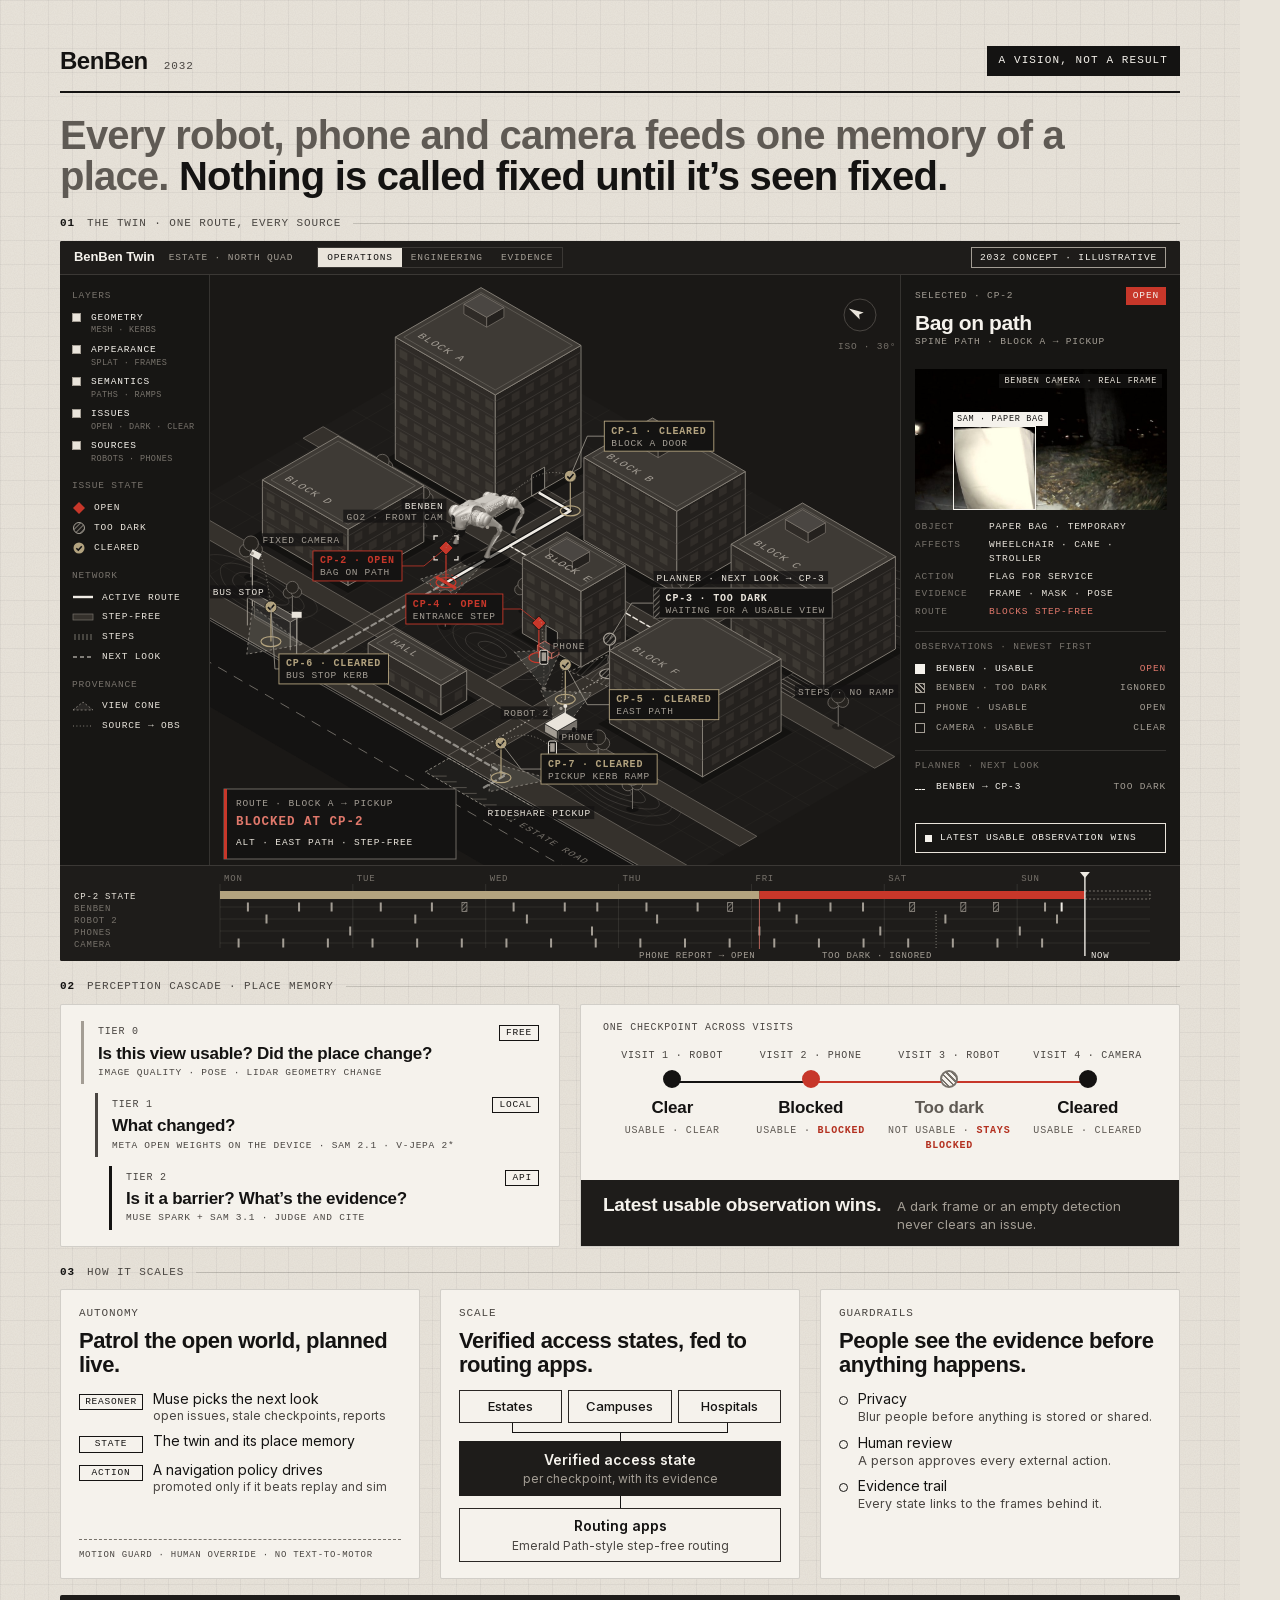
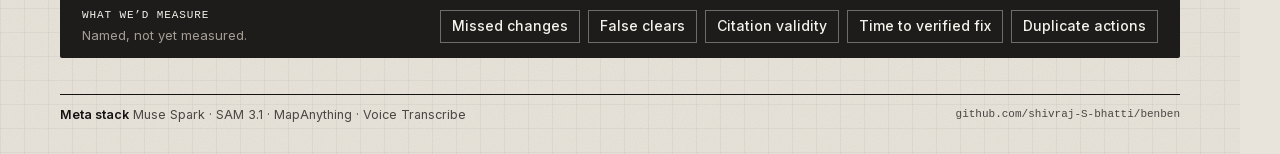
<file: docs/onepagers/2032.html>
<!doctype html>
<html lang="en">
<head>
<meta charset="utf-8">
<title>BenBen 2032</title>
<style>
@font-face { font-family: "Inter"; src: url("../../app/static/fonts/Inter-Latin.woff2") format("woff2"); font-weight: 100 900; }
@page { size: 1240px 1754px; margin: 0; }
:root {
  --ink: #141312; --ink2: #1e1c1a; --ink3: #2a2724;
  --g1: #4a4642; --g2: #5f5a54; --g3: #77726b; --g4: #a39d94;
  --paper: #e9e4db; --card: #f5f2ec; --card2: #efebe4; --shade: #ddd6ca;
  --red: #c7372a; --red-t: #b3301f; --red-m: #e0786b; --khaki: #b3a37f;
  --hair: rgba(20,19,18,.16); --dhair: rgba(233,228,219,.14);
  --disp: "Helvetica Neue", Helvetica, Arial, sans-serif;
  --mono: "SF Mono", ui-monospace, Menlo, monospace;
}
* { box-sizing: border-box; margin: 0; padding: 0; }
html, body { width: 1240px; height: 1754px; background: var(--paper); -webkit-print-color-adjust: exact; print-color-adjust: exact; }
body { font-family: "Inter", sans-serif; color: var(--ink); font-size: 15px; line-height: 1.45; }
.page { position: relative; width: 1240px; height: 1754px; overflow: hidden; padding: 44px 60px 0;
  background:
    url("data:image/svg+xml,%3Csvg xmlns='http://www.w3.org/2000/svg' width='220' height='220'%3E%3Cfilter id='n'%3E%3CfeTurbulence type='fractalNoise' baseFrequency='.9' numOctaves='2' stitchTiles='stitch'/%3E%3CfeColorMatrix values='0 0 0 0 .08 0 0 0 0 .07 0 0 0 0 .06 0 0 0 .06 0'/%3E%3C/filter%3E%3Crect width='100%25' height='100%25' filter='url(%23n)'/%3E%3C/svg%3E"),
    linear-gradient(rgba(20,19,18,.045) 1px, transparent 1px) 0 0 / 24px 24px,
    linear-gradient(90deg, rgba(20,19,18,.045) 1px, transparent 1px) 0 0 / 24px 24px,
    var(--paper); }
.mono { font-family: var(--mono); font-size: 11px; letter-spacing: .08em; text-transform: uppercase; }
.disp { font-family: var(--disp); font-weight: 700; letter-spacing: -.02em; }
.card { background: var(--card); border: 1px solid var(--hair); border-radius: 2px; }
.dot { display: inline-block; width: 9px; height: 9px; border-radius: 50%; border: 1.5px solid currentColor; flex: none; }

/* masthead */
.mast { display: flex; align-items: center; justify-content: space-between; padding-bottom: 12px; border-bottom: 2px solid var(--ink); }
.mast .wm { font-family: var(--disp); font-weight: 700; font-size: 24px; letter-spacing: -.02em; margin-right: 16px; }
.mast .mono { color: var(--g1); }
.vision { background: var(--ink); color: var(--card); padding: 7px 12px; font-family: var(--mono); font-size: 11px; letter-spacing: .1em; text-transform: uppercase; }

.thesis { font-size: 40px; line-height: 1.04; margin-top: 22px; width: 1110px; }
.thesis span { color: var(--g2); }

.sh { display: flex; align-items: center; gap: 12px; margin: 18px 0 9px; color: var(--g1); }
.sh b { color: var(--ink); font-weight: 600; }
.sh::after { content: ""; flex: 1; height: 1px; background: var(--hair); }

/* ---------- 01 twin: the one dark panel ---------- */
.tw { background: var(--ink); color: var(--paper); border-radius: 2px; display: grid;
  grid-template-columns: 150px 1fr 280px; grid-template-rows: 34px 590px 96px; overflow: hidden; }
.tw .mono { font-size: 9.5px; letter-spacing: .09em; }
.tw .top { grid-column: 1 / -1; display: flex; align-items: center; gap: 14px; padding: 0 14px; border-bottom: 1px solid var(--dhair); background: var(--ink2); }
.tw .top .nm { font-family: var(--disp); font-weight: 700; font-size: 13px; letter-spacing: -.005em; color: var(--card); text-transform: none; }
.tw .top .g { color: var(--g4); }
.tw .tabs { display: flex; margin-left: 10px; border: 1px solid var(--dhair); }
.tw .tabs span { padding: 3px 9px; color: var(--g4); }
.tw .tabs span.on { background: var(--paper); color: var(--ink); }
.tw .concept { margin-left: auto; border: 1px solid var(--g4); color: var(--card); padding: 3px 8px; }

.rail { border-right: 1px solid var(--dhair); padding: 14px 12px; display: flex; flex-direction: column; gap: 6px; background: #171614; }
.rail h6 { font: inherit; color: var(--g3); margin: 8px 0 2px; }
.rail h6:first-child { margin-top: 0; }
.ly { display: grid; grid-template-columns: 11px 1fr; gap: 0 8px; align-items: center; }
.ly i { width: 9px; height: 9px; border: 1px solid var(--g4); background: var(--paper); }
.ly b { font-weight: 400; color: var(--card); }
.ly small { grid-column: 2; color: var(--g3); font-size: 8.5px; letter-spacing: .04em; white-space: nowrap; }
.lg { display: flex; align-items: center; gap: 8px; color: var(--paper); }
.lg svg { flex: none; }

.scene { position: relative; background: #1a1816; }
.scene svg { display: block; }

.insp { border-left: 1px solid var(--dhair); background: #171614; padding: 12px 14px; display: flex; flex-direction: column; }
.insp .row1 { display: flex; justify-content: space-between; align-items: center; color: var(--g4); }
.st-open { background: var(--red); color: var(--card); padding: 2px 7px; }
.insp h5 { font-family: var(--disp); font-weight: 700; font-size: 21px; letter-spacing: -.02em; color: var(--card); margin: 6px 0 1px; line-height: 1.1; text-transform: none; }
.insp .loc { color: var(--g4); }
.fr { position: relative; margin-top: 20px; width: 252px; height: 141.75px; background: #000; }
.fr img { width: 100%; height: 100%; display: block; }
.fr .sam { position: absolute; left: 15.23%; top: 40.42%; width: 32.66%; height: 59.44%; border: 1.5px solid var(--card); }
.fr .sam::before { content: "SAM · PAPER BAG"; position: absolute; left: -1.5px; top: -15px; background: var(--card); color: var(--ink); font-family: var(--mono); font-size: 8.5px; letter-spacing: .08em; padding: 1px 4px; white-space: nowrap; }
.fr .cap { position: absolute; right: 5px; top: 5px; background: rgba(20,19,18,.82); color: var(--paper); padding: 1px 5px; font-size: 8.5px !important; }
.kv { margin-top: 10px; display: grid; grid-template-columns: 66px 1fr; gap: 4px 8px; }
.kv dt { color: var(--g3); } .kv dd { color: var(--paper); }
.obs { margin-top: 12px; border-top: 1px solid var(--dhair); padding-top: 8px; }
.obs .h { color: var(--g3); margin-bottom: 5px; }
.ob { display: grid; grid-template-columns: 14px 1fr auto; gap: 7px; align-items: center; padding: 3px 0; color: var(--g4); }
.ob.win { color: var(--card); }
.ob i { width: 10px; height: 10px; display: block; }
.ob .s { text-align: right; }
.win .s { color: var(--red-m); }
.hz { background: repeating-linear-gradient(45deg, #a39d94 0 1.4px, #1e1c1a 1.4px 3.5px); border: 1px solid #a39d94; }
.rulebox { margin-top: auto; border: 1px solid var(--paper); padding: 7px 9px; color: var(--card); display: flex; gap: 8px; align-items: center; }
.rulebox::before { content: ""; width: 7px; height: 7px; background: var(--card); flex: none; }

.scrub { grid-column: 1 / -1; border-top: 1px solid var(--dhair); background: var(--ink2); }
.scrub svg { display: block; }

/* ---------- 02 ---------- */
.rowB { display: grid; grid-template-columns: 500px minmax(0, 1fr); gap: 20px; }
.cascade { padding: 16px 20px; display: flex; flex-direction: column; gap: 9px; }
.tier { padding: 4px 0 4px 14px; border-left: 3px solid; }
.tier .tp { display: flex; align-items: center; gap: 10px; color: var(--g1); font-size: 10px; }
.tier .cost { margin-left: auto; border: 1px solid var(--ink); color: var(--ink); padding: 0 6px; font-size: 9.5px; }
.tier h4 { font-family: var(--disp); font-weight: 700; letter-spacing: -.015em; font-size: 17px; line-height: 1.15; margin: 3px 0 3px; }
.tier .det { color: var(--g1); font-size: 9.5px; line-height: 1.5; }
.t0 { border-color: var(--g4); } .t1 { border-color: var(--g1); margin-left: 14px; } .t2 { border-color: var(--ink); margin-left: 28px; }

.memory { padding: 16px 22px 0; display: flex; flex-direction: column; }
.memory .k { color: var(--g1); font-size: 10px; }
.tl { position: relative; display: grid; grid-template-columns: repeat(4, 1fr); margin-top: 14px; }
.tl::before { content: ""; position: absolute; left: 12.5%; right: 12.5%; top: 32px; height: 2px;
  background: linear-gradient(90deg, var(--ink) 0 33.3%, var(--red) 33.3% 100%); }
.v { text-align: center; }
.v .when { color: var(--g1); font-size: 10px; }
.v .pin { width: 18px; height: 18px; border-radius: 50%; margin: 6px auto 8px; position: relative; z-index: 1; background: var(--ink); border: 2px solid var(--ink); }
.v .pin.blocked { background: var(--red); border-color: var(--red); }
.v .pin.dark { background: repeating-linear-gradient(45deg, var(--g3) 0 1.5px, var(--card) 1.5px 4px); border: 2px solid var(--g3); }
.v .ob2 { font-family: var(--disp); font-weight: 700; font-size: 17px; letter-spacing: -.01em; }
.v .st { font-size: 10px; color: var(--g2); margin-top: 2px; line-height: 1.5; }
.v .st b { color: var(--red-t); font-weight: 600; }
.rule { margin: auto -22px 0; padding: 12px 22px; background: var(--ink2); color: var(--g4); display: flex; align-items: baseline; gap: 16px; font-size: 13px; line-height: 1.4; }
.rule b { color: var(--card); font-family: var(--disp); font-weight: 700; letter-spacing: -.015em; font-size: 19px; white-space: nowrap; }

/* ---------- 03 ---------- */
.rowC { display: grid; grid-template-columns: 1fr 1fr 1fr; gap: 20px; }
.col { padding: 16px 18px 16px; display: flex; flex-direction: column; }
.col .k { color: var(--g1); margin-bottom: 7px; }
.col h3 { font-size: 22px; line-height: 1.08; margin-bottom: 13px; }
ul.ticks { list-style: none; }
ul.ticks li { display: flex; gap: 10px; align-items: baseline; font-size: 14px; line-height: 1.35; }
ul.ticks li + li { margin-top: 8px; }
ul.ticks li .dot { position: relative; top: 1px; }
ul.ticks li small { display: block; color: var(--g1); font-size: 12.5px; }
.stack { display: grid; gap: 8px; }
.stack div { display: grid; grid-template-columns: 64px 1fr; gap: 10px; align-items: baseline; font-size: 14px; line-height: 1.32; }
.stack .mono { font-size: 9.5px; color: var(--ink); border: 1px solid var(--ink); padding: 1px 0; text-align: center; }
.stack small { display: block; color: var(--g1); font-size: 12px; }
.guard { margin-top: auto; padding-top: 9px; border-top: 1px dashed var(--g3); color: var(--g1); font-size: 9px; }
.srcs { display: grid; grid-template-columns: repeat(3, 1fr); gap: 6px; }
.src { text-align: center; padding: 6px 4px; border: 1px solid var(--ink3); font-size: 13px; font-weight: 500; }
.merge { height: 18px; position: relative; }
.merge::before { content: ""; position: absolute; left: 16.6%; right: 16.6%; top: 0; height: 9px; border: 1px solid var(--ink); border-top: none; }
.merge::after { content: ""; position: absolute; left: 50%; top: 9px; width: 1px; height: 9px; background: var(--ink); }
.hub { text-align: center; padding: 9px; background: var(--ink2); color: var(--card); font-size: 14px; font-weight: 600; }
.hub small { display: block; font-size: 12px; color: var(--g4); font-weight: 400; }
.down { height: 12px; position: relative; } .down::after { content: ""; position: absolute; left: 50%; top: 0; width: 1px; height: 12px; background: var(--ink); }
.sink { text-align: center; padding: 7px; border: 1px solid var(--ink3); font-size: 14px; font-weight: 600; }
.sink small { display: block; font-size: 12px; color: var(--g1); font-weight: 400; }

.measure { margin-top: 16px; padding: 13px 22px; background: var(--ink2); color: var(--card); display: flex; align-items: center; gap: 24px; border-radius: 2px; }
.measure .k { white-space: nowrap; }
.measure .note { color: var(--g4); margin-top: 2px; font-size: 13px; }
.metrics { display: flex; gap: 8px; flex: 1; justify-content: flex-end; }
.metric { white-space: nowrap; padding: 5px 11px; border: 1px solid rgba(233,228,219,.4); font-size: 14px; font-weight: 500; }

.foot { position: absolute; left: 60px; right: 60px; bottom: 30px; display: flex; justify-content: space-between; align-items: center;
  font-size: 12.5px; color: var(--g1); border-top: 1px solid var(--ink); padding-top: 11px; }
.foot b { color: var(--ink); font-weight: 600; }
</style>
</head>
<body>
<div class="page">

  <header class="mast">
    <div><span class="wm">BenBen</span><span class="mono">2032</span></div>
    <span class="vision">A vision, not a result</span>
  </header>

  <h1 class="thesis disp" data-w><span>Every robot, phone and camera feeds one memory of a place.</span> Nothing is called fixed until it’s seen fixed.</h1>

  <div class="sh mono"><b>01</b>The twin · one route, every source</div>
  <section class="tw">
    <div class="top mono">
      <span class="nm">BenBen Twin</span><span class="g">Estate · north quad</span>
      <span class="tabs"><span class="on">Operations</span><span>Engineering</span><span>Evidence</span></span>
      <span class="concept">2032 concept · illustrative</span>
    </div>

    <aside class="rail mono">
      <h6>Layers</h6>
      <div class="ly"><i></i><b>Geometry</b><small>mesh · kerbs</small></div>
      <div class="ly"><i></i><b>Appearance</b><small>splat · frames</small></div>
      <div class="ly"><i></i><b>Semantics</b><small>paths · ramps</small></div>
      <div class="ly"><i></i><b>Issues</b><small>open · dark · clear</small></div>
      <div class="ly"><i></i><b>Sources</b><small>robots · phones</small></div>
      <h6>Issue state</h6>
      <div class="lg"><svg width="14" height="14"><path d="M7 1 L13 7 L7 13 L1 7Z" fill="#c7372a"/></svg>Open</div>
      <div class="lg"><svg width="14" height="14"><circle cx="7" cy="7" r="5.5" fill="url(#hatchL)" stroke="#a39d94"/></svg>Too dark</div>
      <div class="lg"><svg width="14" height="14"><circle cx="7" cy="7" r="5.5" fill="#b3a37f"/><path d="M4.3 7.2 L6.3 9.1 L9.8 5.2" fill="none" stroke="#141312" stroke-width="1.5"/></svg>Cleared</div>
      <h6>Network</h6>
      <div class="lg"><svg width="22" height="8"><line x1="1" y1="4" x2="21" y2="4" stroke="#efebe4" stroke-width="2.4"/></svg>Active route</div>
      <div class="lg"><svg width="22" height="8"><rect x="1" y="1" width="20" height="6" fill="#35312c" stroke="#77726b" stroke-width=".7"/></svg>Step-free</div>
      <div class="lg"><svg width="22" height="8"><path d="M3 1v6M7 1v6M11 1v6M15 1v6M19 1v6" stroke="#77726b"/></svg>Steps</div>
      <div class="lg"><svg width="22" height="8"><line x1="1" y1="4" x2="21" y2="4" stroke="#e9e4db" stroke-width="1.2" stroke-dasharray="4 3"/></svg>Next look</div>
      <h6>Provenance</h6>
      <div class="lg"><svg width="22" height="10"><path d="M1 9 L11 1 L21 9Z" fill="rgba(239,235,228,.08)" stroke="#a39d94" stroke-width=".7" stroke-dasharray="2 2"/></svg>View cone</div>
      <div class="lg"><svg width="22" height="8"><line x1="1" y1="4" x2="21" y2="4" stroke="#a39d94" stroke-width=".8" stroke-dasharray="1 2.4"/></svg>Source → obs</div>
      <svg width="0" height="0" style="position:absolute"><defs><pattern id="hatchL" width="3.5" height="3.5" patternUnits="userSpaceOnUse" patternTransform="rotate(45)"><rect width="3.5" height="3.5" fill="#1e1c1a"/><line x1="0" y1="0" x2="0" y2="3.5" stroke="#a39d94" stroke-width="1.4"/></pattern></defs></svg>
    </aside>

    <div class="scene"><svg id="iso" width="690" height="590" viewBox="0 0 690 590" xmlns="http://www.w3.org/2000/svg"></svg></div>

    <aside class="insp mono">
      <div class="row1"><span>Selected · CP-2</span><span class="st-open">Open</span></div>
      <h5>Bag on path</h5>
      <div class="loc">Spine path · Block A → pickup</div>
      <div class="fr"><img src="assets/twin32-frame-048.jpg" alt="BenBen camera frame: paper bag on a path at night, outlined by SAM"><span class="sam"></span><span class="cap mono">BenBen camera · real frame</span></div>
      <dl class="kv">
        <dt>Object</dt><dd>Paper bag · temporary</dd>
        <dt>Affects</dt><dd>Wheelchair · cane · stroller</dd>
        <dt>Action</dt><dd>Flag for service</dd>
        <dt>Evidence</dt><dd>Frame · mask · pose</dd>
        <dt>Route</dt><dd style="color:var(--red-m)">Blocks step-free</dd>
      </dl>
      <div class="obs">
        <div class="h">Observations · newest first</div>
        <div class="ob win"><i style="background:var(--card)"></i><span>BenBen · usable</span><span class="s">Open</span></div>
        <div class="ob"><i class="hz"></i><span>BenBen · too dark</span><span class="s">Ignored</span></div>
        <div class="ob"><i style="border:1px solid var(--g4)"></i><span>Phone · usable</span><span class="s">Open</span></div>
        <div class="ob"><i style="border:1px solid var(--g4)"></i><span>Camera · usable</span><span class="s">Clear</span></div>
      </div>
      <div class="obs plan">
        <div class="h">Planner · next look</div>
        <div class="ob win"><i style="border-top:1.5px dashed var(--card);height:0;margin-top:5px"></i><span>BenBen → CP-3</span><span class="s" style="color:var(--g4)">Too dark</span></div>
      </div>
      <div class="rulebox">Latest usable observation wins</div>
    </aside>

    <div class="scrub"><svg id="scrub" width="1120" height="96" viewBox="0 0 1120 96" xmlns="http://www.w3.org/2000/svg"></svg></div>
  </section>

  <div class="sh mono"><b>02</b>Perception cascade · place memory</div>
  <section class="rowB">
    <div class="cascade card">
      <div class="tier t0">
        <div class="tp mono"><span>Tier 0</span><span class="cost">Free</span></div>
        <h4 data-w>Is this view usable? Did the place change?</h4>
        <div class="det mono">Image quality · pose · LiDAR geometry change</div>
      </div>
      <div class="tier t1">
        <div class="tp mono"><span>Tier 1</span><span class="cost">Local</span></div>
        <h4 data-w>What changed?</h4>
        <div class="det mono">Meta open weights on the device · SAM 2.1 · V-JEPA 2*</div>
      </div>
      <div class="tier t2">
        <div class="tp mono"><span>Tier 2</span><span class="cost">API</span></div>
        <h4 data-w>Is it a barrier? What’s the evidence?</h4>
        <div class="det mono">Muse Spark + SAM 3.1 · judge and cite</div>
      </div>
    </div>

    <div class="memory card">
      <div class="k mono">One checkpoint across visits</div>
      <div class="tl">
        <div class="v"><div class="when mono">Visit 1 · robot</div><div class="pin"></div><div class="ob2">Clear</div><div class="st mono">usable · clear</div></div>
        <div class="v"><div class="when mono">Visit 2 · phone</div><div class="pin blocked"></div><div class="ob2">Blocked</div><div class="st mono">usable · <b>blocked</b></div></div>
        <div class="v"><div class="when mono">Visit 3 · robot</div><div class="pin dark"></div><div class="ob2" style="color:var(--g2)">Too dark</div><div class="st mono">not usable · <b>stays blocked</b></div></div>
        <div class="v"><div class="when mono">Visit 4 · camera</div><div class="pin"></div><div class="ob2">Cleared</div><div class="st mono">usable · cleared</div></div>
      </div>
      <div class="rule"><b data-w>Latest usable observation wins.</b><span data-w>A dark frame or an empty detection never clears an issue.</span></div>
    </div>
  </section>

  <div class="sh mono"><b>03</b>How it scales</div>
  <section class="rowC">
    <div class="col card">
      <div class="k mono">Autonomy</div>
      <h3 class="disp" data-w>Patrol the open world, planned live.</h3>
      <div class="stack">
        <div><span class="mono">Reasoner</span><span data-w>Muse picks the next look<small>open issues, stale checkpoints, reports</small></span></div>
        <div><span class="mono">State</span><span data-w>The twin and its place memory</span></div>
        <div><span class="mono">Action</span><span data-w>A navigation policy drives<small>promoted only if it beats replay and sim</small></span></div>
      </div>
      <div class="guard mono">Motion guard · human override · no text-to-motor</div>
    </div>

    <div class="col card">
      <div class="k mono">Scale</div>
      <h3 class="disp" data-w>Verified access states, fed to routing apps.</h3>
      <div class="srcs"><div class="src">Estates</div><div class="src">Campuses</div><div class="src">Hospitals</div></div>
      <div class="merge"></div>
      <div class="hub">Verified access state<small>per checkpoint, with its evidence</small></div>
      <div class="down"></div>
      <div class="sink">Routing apps<small>Emerald Path-style step-free routing</small></div>
    </div>

    <div class="col card">
      <div class="k mono">Guardrails</div>
      <h3 class="disp" data-w>People see the evidence before anything happens.</h3>
      <ul class="ticks">
        <li><i class="dot"></i><div>Privacy<small data-w>Blur people before anything is stored or shared.</small></div></li>
        <li><i class="dot"></i><div>Human review<small data-w>A person approves every external action.</small></div></li>
        <li><i class="dot"></i><div>Evidence trail<small data-w>Every state links to the frames behind it.</small></div></li>
      </ul>
    </div>
  </section>

  <section class="measure">
    <div><div class="k mono">What we’d measure</div><div class="note">Named, not yet measured.</div></div>
    <div class="metrics">
      <span class="metric">Missed changes</span>
      <span class="metric">False clears</span>
      <span class="metric">Citation validity</span>
      <span class="metric">Time to verified fix</span>
      <span class="metric">Duplicate actions</span>
    </div>
  </section>

  <footer class="foot">
    <div><b>Meta stack</b> Muse Spark · SAM 3.1 · MapAnything · Voice Transcribe</div>
    <span class="mono" style="text-transform:none;letter-spacing:0">github.com/shivraj-S-bhatti/benben</span>
  </footer>
</div>
<script>
// 2032 concept twin: an illustrative isometric estate in ink, drawn in painter's order
// (ground, network, cones, route; then objects sorted far to near; then provenance and labels).
(function () {
  const svg = document.getElementById("iso"), NS = "http://www.w3.org/2000/svg";
  const K = 16.5, C30 = 0.866, OX = 271, OY = 110;
  const P = (x, y, z = 0) => [OX + (x - y) * K * C30, OY + (x + y) * K * 0.5 - z * K];
  const pts = a => a.map(p => P(...p).map(v => v.toFixed(1)).join(",")).join(" ");
  const el = (tag, attrs, parent = svg) => { const e = document.createElementNS(NS, tag); for (const k in attrs) e.setAttribute(k, attrs[k]); parent.appendChild(e); return e; };
  const PAPER = "#e9e4db", CARD = "#efebe4", G4 = "#a39d94", G3 = "#77726b", G1 = "#4a4642", RED = "#c7372a", REDM = "#e0786b", KHAKI = "#b3a37f", INK = "#141312";
  const MONO = "SF Mono, ui-monospace, Menlo, monospace";

  const defs = el("defs", {});
  defs.innerHTML = `
    <pattern id="hatch" width="4" height="4" patternUnits="userSpaceOnUse" patternTransform="rotate(45)"><rect width="4" height="4" fill="#1e1c1a"/><line x1="0" y1="0" x2="0" y2="4" stroke="#a39d94" stroke-width="1.3"/></pattern>
    <pattern id="hatchG" width="5" height="5" patternUnits="userSpaceOnUse" patternTransform="rotate(45)"><line x1="0" y1="0" x2="0" y2="5" stroke="#a39d94" stroke-width=".8" opacity=".55"/></pattern>
    <marker id="arw" viewBox="0 0 8 8" refX="6" refY="4" markerWidth="7" markerHeight="7" orient="auto"><path d="M0 0 L8 4 L0 8 Z" fill="#e9e4db"/></marker>
    <clipPath id="clip"><rect width="690" height="590"/></clipPath>`;
  const root = el("g", { "clip-path": "url(#clip)" });
  const G = () => el("g", {}, root);
  const L_ground = G(), L_net = G(), L_cones = G(), L_paths = G(), L_obj = G(), L_prov = G(), L_lab = G();

  // ---------- ground ----------
  el("polygon", { points: pts([[-3,-3],[37,-3],[37,29],[-3,29]]), fill: "#1d1b19" }, L_ground);
  for (let i = -2; i <= 36; i += 2) el("polyline", { points: pts([[i,-3],[i,29]]), stroke: G4, "stroke-width": .5, opacity: .09, fill: "none" }, L_ground);
  for (let j = -2; j <= 28; j += 2) el("polyline", { points: pts([[-3,j],[37,j]]), stroke: G4, "stroke-width": .5, opacity: .09, fill: "none" }, L_ground);
  function contours(cx, cy, rx, ry, n, wob) {
    for (let k = 1; k <= n; k++) {
      const s = k / n, ring = [];
      for (let a = 0; a <= 64; a++) { const t = a / 64 * Math.PI * 2, w = 1 + wob * Math.sin(3 * t + k);
        ring.push([cx + Math.cos(t) * rx * s * w, cy + Math.sin(t) * ry * s * w]); }
      el("polygon", { points: pts(ring), fill: "none", stroke: G4, "stroke-width": .6, opacity: .22 + .06 * (n - k) }, L_ground);
    }
  }
  contours(29.2, 19.6, 4.2, 1.7, 5, .06);
  contours(4.6, 20.1, 3.6, 1.5, 4, .07);
  contours(28.5, -1.2, 5, 2.6, 4, .05);
  contours(4.5, 10.6, 3.2, .9, 3, .04);
  contours(16.4, 15.6, 3.6, 1.5, 4, .06);

  // road, kerbs, markings
  el("polygon", { points: pts([[-3,23.6],[37,23.6],[37,29],[-3,29]]), fill: "#141312" }, L_ground);
  for (const yy of [23.6, 23.75]) el("polyline", { points: pts([[-3,yy],[37,yy]]), stroke: G3, "stroke-width": .8, fill: "none" }, L_ground);
  el("polyline", { points: pts([[-3,26.3],[37,26.3]]), stroke: G3, "stroke-width": .9, "stroke-dasharray": "10 8", fill: "none" }, L_ground);
  el("polygon", { points: pts([[21.5,23.75],[27.5,23.75],[27.5,25.4],[21.5,25.4]]), fill: "rgba(233,228,219,.05)", stroke: G4, "stroke-width": .8, "stroke-dasharray": "3 2" }, L_ground);
  for (let x = 22; x < 27.5; x += .7) el("polyline", { points: pts([[x,25.4],[x + .5,24.9]]), stroke: G3, "stroke-width": .6, fill: "none" }, L_ground);
  el("polygon", { points: pts([[5.8,22.1],[10.2,22.1],[10.2,23.6],[5.8,23.6]]), fill: "#2e2b27", stroke: G3, "stroke-width": .7 }, L_ground);

  // ---------- step-free network ----------
  const strips = [
    [10.05,-3,11.45,23.6],  // spine
    [21.3,-3,22.7,23.6],    // east path
    [-3,8.05,37,9.45],      // north cross path
    [-3,17.7,37,18.9],      // south cross path
    [-3,21.9,37,23.6],      // pavement along the road
    [8.5,4.05,10.05,4.95],  // Block A door
    [18.1,13.6,19,17.7],    // Block E door
    [19,18.9,19.8,21.9],    // hall link
  ];
  for (const [x0,y0,x1,y1] of strips) el("polygon", { points: pts([[x0,y0],[x1,y0],[x1,y1],[x0,y1]]), fill: "#35312c" }, L_net);
  for (const [x0,y0,x1,y1] of strips) el("polygon", { points: pts([[x0,y0],[x1,y0],[x1,y1],[x0,y1]]), fill: "none", stroke: G3, "stroke-width": .7 }, L_net);
  // steps, no ramp: Block C to the north path (outside the step-free network)
  el("polygon", { points: pts([[28.4,6.5],[29.8,6.5],[29.8,8.05],[28.4,8.05]]), fill: "#25221f", stroke: G3, "stroke-width": .7 }, L_net);
  for (let y = 6.7; y < 8.05; y += .28) el("polyline", { points: pts([[28.4,y],[29.8,y]]), stroke: G4, "stroke-width": .7, opacity: .8, fill: "none" }, L_net);

  const B = [
    { n: "BLOCK A", x0: 1.5, x1: 8.5, y0: 1.5, y1: 7.5, h: 7.4 },
    { n: "BLOCK B", x0: 13, x1: 19.5, y0: 1, y1: 5.8, h: 5 },
    { n: "BLOCK C", x0: 24, x1: 30.5, y0: 1.5, y1: 6.5, h: 5.6 },
    { n: "BLOCK D", x0: 1.5, x1: 7.5, y0: 11.5, y1: 16.8, h: 3.4 },
    { n: "BLOCK E", x0: 16.5, x1: 20.6, y0: 10.5, y1: 13.6, h: 4.6 },
    { n: "BLOCK F", x0: 25, x1: 31.5, y0: 10.5, y1: 16, h: 4.4 },
    { n: "HALL", x0: 13.5, x1: 18.6, y0: 19.6, y1: 21.4, h: 1.8 },
  ];
  for (const b of B) el("polygon", { points: pts([[b.x0-.35,b.y0-.35],[b.x1+.45,b.y0-.35],[b.x1+.45,b.y1+.45],[b.x0-.35,b.y1+.45]]), fill: "rgba(0,0,0,.35)" }, L_net);

  // ---------- view cones (ground) ----------
  function cone(sx, sy, tx, ty, spread, kind) {
    const a = Math.atan2(ty - sy, tx - sx), d = Math.hypot(tx - sx, ty - sy) * 1.3;
    const w = [[sx,sy],[sx + Math.cos(a - spread) * d, sy + Math.sin(a - spread) * d],[sx + Math.cos(a + spread) * d, sy + Math.sin(a + spread) * d]];
    el("polygon", { points: pts(w), fill: kind === "dark" ? "url(#hatchG)" : "rgba(239,235,228,.09)", stroke: G4, "stroke-width": .7, "stroke-dasharray": "2.5 2.5" }, L_cones);
  }

  // ---------- route, alt, next look ----------
  const line = (a, attrs, layer = L_paths) => el("polyline", Object.assign({ points: pts(a), fill: "none", "stroke-linejoin": "round", "stroke-linecap": "round" }, attrs), layer);
  const routeA = [[8.6,4.5],[10.75,4.5],[10.75,13.2]];
  const routeB = [[10.75,13.2],[10.75,22.75],[24.5,22.75],[24.5,24.4]];
  const alt = [[10.75,8.75],[22,8.75],[22,22.75]];
  line(alt, { stroke: G4, "stroke-width": 1.1, "stroke-dasharray": "1 3.2" });
  line(routeB, { stroke: CARD, "stroke-width": 2.2, "stroke-dasharray": "5 4", opacity: .5 });
  line(routeA, { stroke: INK, "stroke-width": 5 });
  line(routeA, { stroke: CARD, "stroke-width": 2.6 });
  { const [a1, a2] = [P(10.05,13.2), P(11.45,13.2)]; el("line", { x1: a1[0], y1: a1[1], x2: a2[0], y2: a2[1], stroke: RED, "stroke-width": 3.2 }, L_paths); }
  line([[10.75,10.3],[10.75,8.75],[22,8.75],[22,12]], { stroke: PAPER, "stroke-width": 1.3, "stroke-dasharray": "5 3", "marker-end": "url(#arw)" });

  // ---------- objects, sorted far to near by x + y ----------
  const objs = [];
  const add = (key, fn) => objs.push({ key, fn });

  function building(b) {
    const { x0, x1, y0, y1, h } = b, g = el("g", {}, L_obj);
    const face = (a, fill) => el("polygon", { points: pts(a), fill, stroke: "#8a847b", "stroke-width": .9, "stroke-linejoin": "round" }, g);
    face([[x0,y1,0],[x1,y1,0],[x1,y1,h],[x0,y1,h]], "#2f2b27");
    face([[x1,y0,0],[x1,y1,0],[x1,y1,h],[x1,y0,h]], "#24211e");
    for (let z = .35; z + .6 < h; z += 1) {
      for (let x = x0 + .3; x + .55 < x1; x += 1) el("polygon", { points: pts([[x,y1,z],[x+.55,y1,z],[x+.55,y1,z+.5],[x,y1,z+.5]]), fill: "#3d3933" }, g);
      for (let y = y0 + .3; y + .55 < y1; y += 1) el("polygon", { points: pts([[x1,y,z],[x1,y+.55,z],[x1,y+.55,z+.5],[x1,y,z+.5]]), fill: "#302c28" }, g);
    }
    for (let z = 1; z < h; z += 1) el("polyline", { points: pts([[x0,y1,z],[x1,y1,z],[x1,y0,z]]), fill: "none", stroke: G1, "stroke-width": .5 }, g);
    face([[x0,y0,h],[x1,y0,h],[x1,y1,h],[x0,y1,h]], "#3e3a35");
    el("polygon", { points: pts([[x0+.3,y0+.3,h],[x1-.3,y0+.3,h],[x1-.3,y1-.3,h],[x0+.3,y1-.3,h]]), fill: "none", stroke: G3, "stroke-width": .5 }, g);
    if (h > 4.5) {
      const ux0 = x0 + 1, ux1 = x0 + 2.6, uy0 = y0 + 1, uy1 = y0 + 2.2, uh = h + .6;
      el("polygon", { points: pts([[ux0,uy1,h],[ux1,uy1,h],[ux1,uy1,uh],[ux0,uy1,uh]]), fill: "#2f2b27", stroke: "#8a847b", "stroke-width": .6 }, g);
      el("polygon", { points: pts([[ux1,uy0,h],[ux1,uy1,h],[ux1,uy1,uh],[ux1,uy0,uh]]), fill: "#24211e", stroke: "#8a847b", "stroke-width": .6 }, g);
      el("polygon", { points: pts([[ux0,uy0,uh],[ux1,uy0,uh],[ux1,uy1,uh],[ux0,uy1,uh]]), fill: "#4a4642", stroke: "#8a847b", "stroke-width": .6 }, g);
    }
    const [tx, ty] = P(x0 + .7, y1 - .8, h);
    const t = el("text", { transform: `matrix(${C30},0.5,${-C30},0.5,${tx},${ty})`, fill: G4, "font-family": MONO, "font-size": 10.5, "letter-spacing": ".1em" }, g);
    t.textContent = b.n;
  }
  for (const b of B) add((b.x0 + b.x1) / 2 + (b.y0 + b.y1) / 2, () => building(b));

  // Block E door with its raised entrance step; Block A door
  add(18.55 + 13.6 + .2, () => {
    el("polygon", { points: pts([[18.15,13.6,0],[18.95,13.6,0],[18.95,13.6,1.3],[18.15,13.6,1.3]]), fill: INK, stroke: G4, "stroke-width": .8 }, L_obj);
    el("polygon", { points: pts([[18.05,13.6,.3],[19.05,13.6,.3],[19.05,14.1,.3],[18.05,14.1,.3]]), fill: G1, stroke: REDM, "stroke-width": .8 }, L_obj);
    el("polygon", { points: pts([[18.05,14.1,0],[19.05,14.1,0],[19.05,14.1,.3],[18.05,14.1,.3]]), fill: "#2f2b27", stroke: REDM, "stroke-width": .8 }, L_obj);
    el("polygon", { points: pts([[19.05,13.6,0],[19.05,14.1,0],[19.05,14.1,.3],[19.05,13.6,.3]]), fill: "#24211e", stroke: REDM, "stroke-width": .8 }, L_obj);
  });
  add(8.5 + 4.5 + .01, () => el("polygon", { points: pts([[8.5,4.05,0],[8.5,4.95,0],[8.5,4.95,1.3],[8.5,4.05,1.3]]), fill: INK, stroke: G4, "stroke-width": .8 }, L_obj));

  function tree(x, y, s = 1) {
    const [bx, by] = P(x, y), [tx, ty] = P(x, y, 1.5 * s), g = el("g", {}, L_obj);
    el("ellipse", { cx: bx, cy: by, rx: 7 * s, ry: 3.5 * s, fill: "rgba(0,0,0,.35)" }, g);
    el("line", { x1: bx, y1: by, x2: tx, y2: ty, stroke: G3, "stroke-width": 1 }, g);
    for (const [dx, dy, r] of [[-5, -2, 6.5], [5, -3, 6.5], [0, -9, 7.5]])
      el("circle", { cx: tx + dx * s, cy: ty + dy * s, r: r * s, fill: "#26231f", stroke: G3, "stroke-width": .8 }, g);
  }
  for (const [x, y, s] of [[23.4,13.6,1.15],[23.6,11.6,1],[13.4,15.9,.9],[15.2,12.2,.8],[3,9.9,.9],[6.2,10.2,.8],[27.5,19.3,1],[31,20.4,.9],[3.6,19.7,1],[7.3,20.5,.8],[12.4,1.2,.8],[33.2,8.2,.9],[20.4,6.4,.8],[1.2,22.8,.8]])
    add(x + y, () => tree(x, y, s));

  // bus shelter and stop sign
  add(8 + 22.9, () => {
    const x0 = 6.4, x1 = 9.4, y0 = 22.25, y1 = 22.75, h = 1.7, g = el("g", {}, L_obj);
    el("polygon", { points: pts([[x0,y0,.2],[x1,y0,.2],[x1,y0,h],[x0,y0,h]]), fill: "rgba(239,235,228,.06)", stroke: G3, "stroke-width": .6 }, g);
    for (const x of [x0, x1]) { const [a, b] = [P(x, y1, 0), P(x, y1, h)]; el("line", { x1: a[0], y1: a[1], x2: b[0], y2: b[1], stroke: G4, "stroke-width": .9 }, g); }
    el("polygon", { points: pts([[x0,y0,h],[x1,y0,h],[x1,y1,h],[x0,y1,h]]), fill: G1, stroke: G4, "stroke-width": .8 }, g);
    const [p1, p2] = [P(10,22.9,0), P(10,22.9,2.4)];
    el("line", { x1: p1[0], y1: p1[1], x2: p2[0], y2: p2[1], stroke: G4, "stroke-width": 1 }, g);
    el("rect", { x: p2[0] - 5, y: p2[1] - 5, width: 10, height: 6, fill: PAPER }, g);
  });

  // fixed camera on a pole
  const CAM = [5.4, 21.4], CAMZ = 3.2;
  add(CAM[0] + CAM[1], () => {
    const g = el("g", {}, L_obj), [a, b] = [P(...CAM, 0), P(...CAM, CAMZ)];
    el("line", { x1: a[0], y1: a[1], x2: b[0], y2: b[1], stroke: G4, "stroke-width": 1.2 }, g);
    el("rect", { x: b[0] - 2, y: b[1] - 4, width: 11, height: 7, fill: PAPER, stroke: INK, "stroke-width": .6, transform: `rotate(28 ${b[0]} ${b[1]})` }, g);
  });
  // second robot (wheeled)
  const R2 = [23.9, 18.3];
  add(R2[0] + R2[1], () => {
    const g = el("g", {}, L_obj), [x, y] = R2, x0 = x - .45, x1 = x + .45, y0 = y - .7, y1 = y + .7, h = .7;
    el("polygon", { points: pts([[x0,y1,.2],[x1,y1,.2],[x1,y1,h],[x0,y1,h]]), fill: G4, stroke: INK, "stroke-width": .6 }, g);
    el("polygon", { points: pts([[x1,y0,.2],[x1,y1,.2],[x1,y1,h],[x1,y0,h]]), fill: G3, stroke: INK, "stroke-width": .6 }, g);
    el("polygon", { points: pts([[x0,y0,h],[x1,y0,h],[x1,y1,h],[x0,y1,h]]), fill: PAPER, stroke: INK, "stroke-width": .6 }, g);
    for (const yy of [y0 + .25, y1 - .25]) { const [cx, cy] = P(x1, yy, .2); el("ellipse", { cx, cy, rx: 2.6, ry: 3.2, fill: INK, stroke: G4, "stroke-width": .6 }, g); }
    const [m1, m2] = [P(x, y - .3, h), P(x, y - .3, h + .8)];
    el("line", { x1: m1[0], y1: m1[1], x2: m2[0], y2: m2[1], stroke: PAPER, "stroke-width": 1 }, g);
    el("circle", { cx: m2[0], cy: m2[1], r: 2, fill: PAPER }, g);
  });
  // residents' phones, drawn where they were held
  const PH = [[20.6, 16.2], [26.4, 21.4]];
  function phone(x, y) {
    const g = el("g", {}, L_obj), [a, b] = [P(x, y, 0), P(x, y, 1.9)];
    el("line", { x1: a[0], y1: a[1], x2: b[0], y2: b[1] + 7, stroke: G3, "stroke-width": .7, "stroke-dasharray": "1.5 2" }, g);
    el("ellipse", { cx: a[0], cy: a[1], rx: 2.5, ry: 1.3, fill: G3 }, g);
    el("rect", { x: b[0] - 4, y: b[1] - 7, width: 8, height: 14, rx: 1.6, fill: INK, stroke: PAPER, "stroke-width": 1 }, g);
    el("rect", { x: b[0] - 2.3, y: b[1] - 4.8, width: 4.6, height: 8.6, fill: G4 }, g);
  }
  for (const [x, y] of PH) add(x + y, () => phone(x, y));

  // BenBen: Unitree Go2 model render, graded to the palette
  const BB = [10.75, 10.3];
  add(BB[0] + BB[1], () => {
    const [bx, by] = P(...BB);
    el("ellipse", { cx: bx - 2, cy: by + 1, rx: 25, ry: 9, fill: "rgba(0,0,0,.5)" }, L_obj);
    el("image", { href: "assets/twin32-go2.png", x: bx - 39, y: by - 67, width: 76, height: 69.5 }, L_obj);
  });

  // ---------- checkpoints ----------
  const CP = {
    "CP-1": { p: [10.75, 4.5], s: "clear" },
    "CP-2": { p: [10.75, 13.2], s: "open", sel: true },
    "CP-3": { p: [22, 13], s: "dark" },
    "CP-4": { p: [18.55, 14.5], s: "open" },
    "CP-5": { p: [22, 16.1], s: "clear" },
    "CP-6": { p: [8.2, 22.9], s: "clear" },
    "CP-7": { p: [24.5, 23.1], s: "clear" },
  };
  cone(...BB, 10.75, 13.2, .3);
  cone(21.2, 8.9, 22, 13, .33, "dark");
  cone(...PH[0], 18.55, 14.5, .34);
  cone(...R2, 22, 16.1, .34);
  cone(...CAM, 8.2, 22.9, .36);
  cone(...PH[1], 24.5, 23.1, .38);
  const HZ = 2.1;
  for (const [id, c] of Object.entries(CP)) {
    const [x, y] = c.p, col = c.s === "open" ? RED : c.s === "dark" ? G4 : KHAKI;
    const [gx, gy] = P(x, y);
    el("ellipse", { cx: gx, cy: gy, rx: 10, ry: 5, fill: c.s === "dark" ? "url(#hatch)" : "none", stroke: col, "stroke-width": 1.2 }, L_paths);
    if (c.sel) el("ellipse", { cx: gx, cy: gy, rx: 16, ry: 8, fill: "none", stroke: RED, "stroke-width": .8, "stroke-dasharray": "2 2.5" }, L_paths);
    add(x + y + .05, () => {
      const g = el("g", {}, L_obj), [tx, ty] = P(x, y, HZ);
      el("line", { x1: gx, y1: gy, x2: tx, y2: ty, stroke: col, "stroke-width": 1.2 }, g);
      if (c.s === "open") el("path", { d: `M${tx} ${ty - 7} L${tx + 7} ${ty} L${tx} ${ty + 7} L${tx - 7} ${ty} Z`, fill: RED, stroke: INK, "stroke-width": .8 }, g);
      else if (c.s === "dark") el("circle", { cx: tx, cy: ty, r: 6, fill: "url(#hatch)", stroke: G4, "stroke-width": 1.2 }, g);
      else { el("circle", { cx: tx, cy: ty, r: 6, fill: KHAKI, stroke: INK, "stroke-width": .8 }, g);
        el("path", { d: `M${tx - 3} ${ty + .2} L${tx - .8} ${ty + 2.4} L${tx + 3.2} ${ty - 2.2}`, fill: "none", stroke: INK, "stroke-width": 1.5 }, g); }
      if (c.sel) { const r = 12, k = 4;
        el("path", { d: `M${tx - r} ${ty - r + k}V${ty - r}H${tx - r + k} M${tx + r - k} ${ty - r}H${tx + r}V${ty - r + k} M${tx + r} ${ty + r - k}V${ty + r}H${tx + r - k} M${tx - r + k} ${ty + r}H${tx - r}V${ty + r - k}`, fill: "none", stroke: PAPER, "stroke-width": 1.2 }, g); }
    });
  }

  objs.sort((a, b) => a.key - b.key).forEach(o => o.fn());

  // ---------- provenance: source → the observation it produced ----------
  function prov(from, fz, cp) {
    const [ax, ay] = P(...from, fz), [bx, by] = P(...CP[cp].p, HZ);
    el("path", { d: `M${ax} ${ay} Q${(ax + bx) / 2} ${Math.min(ay, by) - 18} ${bx} ${by}`, fill: "none", stroke: G4, "stroke-width": .8, "stroke-dasharray": "1 2.4" }, L_prov);
    el("circle", { cx: ax, cy: ay, r: 1.6, fill: G4 }, L_prov);
  }
  prov(BB, 1.9, "CP-2"); prov(BB, 1.9, "CP-1");
  prov(PH[0], 1.9, "CP-4"); prov(PH[1], 1.9, "CP-7");
  prov(R2, 1.5, "CP-5"); prov(CAM, CAMZ, "CP-6");

  // ---------- labels ----------
  function tag(x, y, z, dx, dy, l1, l2, col, opts = {}) {
    const [ax, ay] = P(x, y, z), bx = ax + dx, by = ay + dy, g = el("g", {}, L_lab), pad = opts.hatch ? 12 : 7;
    const lead = el("polyline", { fill: "none", stroke: col === RED ? RED : G4, "stroke-width": .8 }, g);
    const box = el("rect", { fill: INK, stroke: col === RED ? RED : col === KHAKI ? KHAKI : G3, "stroke-width": .9 }, g);
    const hb = opts.hatch ? el("rect", { fill: "url(#hatch)" }, g) : null;
    const t1 = el("text", { fill: col, "font-family": MONO, "font-size": 10, "font-weight": 600, "letter-spacing": ".08em" }, g); t1.textContent = l1;
    const t2 = el("text", { fill: G4, "font-family": MONO, "font-size": 9.5, "letter-spacing": ".07em" }, g); t2.textContent = l2;
    const w = Math.max(t1.getBBox().width, t2.getBBox().width) + pad + 7, hgt = 30;
    const left = opts.anchor === "end" ? bx - w : bx, top = by - hgt / 2;
    for (const [e, a] of [[box, { x: left, y: top, width: w, height: hgt }], [t1, { x: left + pad, y: top + 12.5 }], [t2, { x: left + pad, y: top + 24.5 }]]) for (const k in a) e.setAttribute(k, a[k]);
    if (hb) for (const [k, v] of Object.entries({ x: left, y: top, width: 6, height: hgt })) hb.setAttribute(k, v);
    const ex = opts.anchor === "end" ? left + w : left;
    lead.setAttribute("points", `${ax},${ay} ${ax + dx * .5},${by} ${ex},${by}`);
  }
  tag(10.75, 13.2, HZ, -44, 18, "CP-2 · OPEN", "BAG ON PATH", RED, { anchor: "end" });
  tag(18.55, 14.5, HZ, -36, -14, "CP-4 · OPEN", "ENTRANCE STEP", RED, { anchor: "end" });
  tag(22, 13, HZ, 44, -36, "CP-3 · TOO DARK", "WAITING FOR A USABLE VIEW", PAPER, { hatch: true });
  tag(10.75, 4.5, HZ, 34, -40, "CP-1 · CLEARED", "BLOCK A DOOR", KHAKI);
  tag(22, 16.1, HZ, 44, 40, "CP-5 · CLEARED", "EAST PATH", KHAKI);
  tag(8.2, 22.9, HZ, 8, 62, "CP-6 · CLEARED", "BUS STOP KERB", KHAKI);
  tag(24.5, 23.1, HZ, 40, 26, "CP-7 · CLEARED", "PICKUP KERB RAMP", KHAKI);

  function small(x, y, z, dx, dy, s, col = G4, anchor = "start") {
    const [ax, ay] = P(x, y, z), t = el("text", { x: ax + dx, y: ay + dy, fill: col, "font-family": MONO, "font-size": 9.5, "letter-spacing": ".08em", "text-anchor": anchor }, L_lab);
    t.textContent = s;
    if (col === PAPER || col === G4) { const b = t.getBBox(); const r = el("rect", { x: b.x - 3, y: b.y - 1, width: b.width + 6, height: b.height + 2, fill: INK, opacity: .72 }, L_lab); L_lab.insertBefore(r, t); }
    return t;
  }
  small(...BB, 0, -44, -50, "BENBEN", PAPER, "end");
  small(...BB, 0, -44, -39, "GO2 · FRONT CAM", G4, "end");
  small(...R2, 1.5, -12, 8, "ROBOT 2", G4, "end");
  small(...CAM, CAMZ, 10, -10, "FIXED CAMERA");
  small(...PH[0], 1.9, 9, -8, "PHONE");
  small(...PH[1], 1.9, 9, -8, "PHONE");
  small(8, 22.6, 1.7, -8, -14, "BUS STOP", PAPER, "end");
  small(24.5, 24.6, 0, 8, 26, "RIDESHARE PICKUP", PAPER);
  small(28.4, 7.2, 0, 14, 16, "STEPS · NO RAMP");
  small(22, 13, HZ, 47, -58, "PLANNER · NEXT LOOK → CP-3", PAPER);
  function ground(x, y, s) {
    const [tx, ty] = P(x, y);
    const t = el("text", { transform: `matrix(${C30},0.5,${-C30},0.5,${tx},${ty})`, fill: G3, "font-family": MONO, "font-size": 9.5, "letter-spacing": ".14em" }, L_net); t.textContent = s;
  }
  ground(28, 25.4, "ESTATE ROAD");

  // ---------- fixed overlays ----------
  const ov = el("g", {}, svg);
  ov.innerHTML = `
    <g transform="translate(0 500)"><rect x="14" y="14" width="232" height="70" fill="#141312" stroke="#77726b" stroke-width=".9"/>
    <rect x="14" y="14" width="3" height="70" fill="#c7372a"/>
    <text x="26" y="31" fill="#a39d94" font-family="${MONO}" font-size="9.5" letter-spacing=".09em">ROUTE · BLOCK A → PICKUP</text>
    <text x="26" y="50" fill="#e0786b" font-family="${MONO}" font-size="12.5" font-weight="700" letter-spacing=".08em">BLOCKED AT CP-2</text>
    <text x="26" y="70" fill="#e9e4db" font-family="${MONO}" font-size="9.5" letter-spacing=".09em">ALT · EAST PATH · STEP-FREE</text></g>
    <g transform="translate(650 40)" font-family="${MONO}" font-size="9.5" letter-spacing=".08em">
      <circle r="16" fill="none" stroke="#4a4642"/>
      <path d="M0 -13 L4 2 L0 -1 L-4 2Z" fill="#e9e4db" transform="rotate(-60)"/>
      <text x="-22" y="34" fill="#77726b">ISO · 30°</text>
    </g>`;

  // ---------- time scrubber: visits as ticks ----------
  const sc = document.getElementById("scrub");
  const x0 = 160, x1 = 1090, X = f => x0 + (x1 - x0) * f;
  let h = "";
  ["CP-2 STATE", "BENBEN", "ROBOT 2", "PHONES", "CAMERA"].forEach((n, i) => { const y = 29 + i * 12;
    h += `<text x="14" y="${y + 3.5}" fill="${i ? "#77726b" : "#e9e4db"}" font-family="${MONO}" font-size="9" letter-spacing=".09em">${n}</text>`;
    h += `<line x1="${x0}" y1="${y}" x2="${x1}" y2="${y}" stroke="#e9e4db" stroke-opacity=".08"/>`; });
  ["MON","TUE","WED","THU","FRI","SAT","SUN"].forEach((d, i) => { const x = X(i / 7);
    h += `<line x1="${x}" y1="18" x2="${x}" y2="82" stroke="#e9e4db" stroke-opacity=".1"/><text x="${x + 4}" y="15" fill="#77726b" font-family="${MONO}" font-size="9" letter-spacing=".09em">${d}</text>`; });
  h += `<rect x="${X(0)}" y="25" width="${X(.58) - X(0)}" height="8" fill="#b3a37f"/>`;
  h += `<rect x="${X(.58)}" y="25" width="${X(.93) - X(.58)}" height="8" fill="#c7372a"/>`;
  h += `<rect x="${X(.93)}" y="25" width="${X(1) - X(.93)}" height="8" fill="none" stroke="#77726b" stroke-dasharray="2 2"/>`;
  const tick = (f, lane, kind) => { const y = 29 + lane * 12, x = X(f);
    if (kind === "dark") return `<rect x="${x - 2.5}" y="${y - 4.5}" width="5" height="9" fill="url(#hatchS)" stroke="#a39d94" stroke-width=".7"/>`;
    return `<rect x="${x - 1}" y="${y - 4.5}" width="2" height="9" fill="${kind === "hi" ? "#efebe4" : "#a39d94"}"/>`; };
  for (let d = 0; d < 7; d++) for (const o of [.03, .085, .12]) { const f = d / 7 + o; if (f < .9) h += tick(f, 1, (o === .12 && d % 2) || Math.abs(f - .77) < .03 ? "dark" : ""); }
  for (const f of [.05, .21, .33, .47, .62, .78, .9]) h += tick(f, 2);
  for (const f of [.14, .4, .58, .71, .86]) h += tick(f, 3);
  for (let f = .02; f < .93; f += .048) h += tick(f, 4);
  h += tick(.905, 1, "hi");
  h += `<line x1="${X(.58)}" y1="33" x2="${X(.58)}" y2="83" stroke="#e0786b" stroke-width=".8"/><text x="${X(.58) - 4}" y="92" fill="#a39d94" text-anchor="end" font-family="${MONO}" font-size="9" letter-spacing=".08em">PHONE REPORT → OPEN</text>`;
  h += `<line x1="${X(.77)}" y1="45" x2="${X(.77)}" y2="83" stroke="#a39d94" stroke-width=".7" stroke-dasharray="1 2"/><text x="${X(.77) - 4}" y="92" fill="#a39d94" text-anchor="end" font-family="${MONO}" font-size="9" letter-spacing=".08em">TOO DARK · IGNORED</text>`;
  h += `<line x1="${X(.93)}" y1="8" x2="${X(.93)}" y2="90" stroke="#efebe4" stroke-width="1.4"/><path d="M${X(.93) - 5} 6 h10 l-5 6z" fill="#efebe4"/>`;
  h += `<text x="${X(.93) + 6}" y="92" fill="#efebe4" font-family="${MONO}" font-size="9" letter-spacing=".08em">NOW</text>`;
  sc.innerHTML = `<defs><pattern id="hatchS" width="3" height="3" patternUnits="userSpaceOnUse" patternTransform="rotate(45)"><rect width="3" height="3" fill="#1e1c1a"/><line x1="0" y1="0" x2="0" y2="3" stroke="#a39d94" stroke-width="1.2"/></pattern></defs>` + h;
})();
</script>
</body>
</html>
</file>
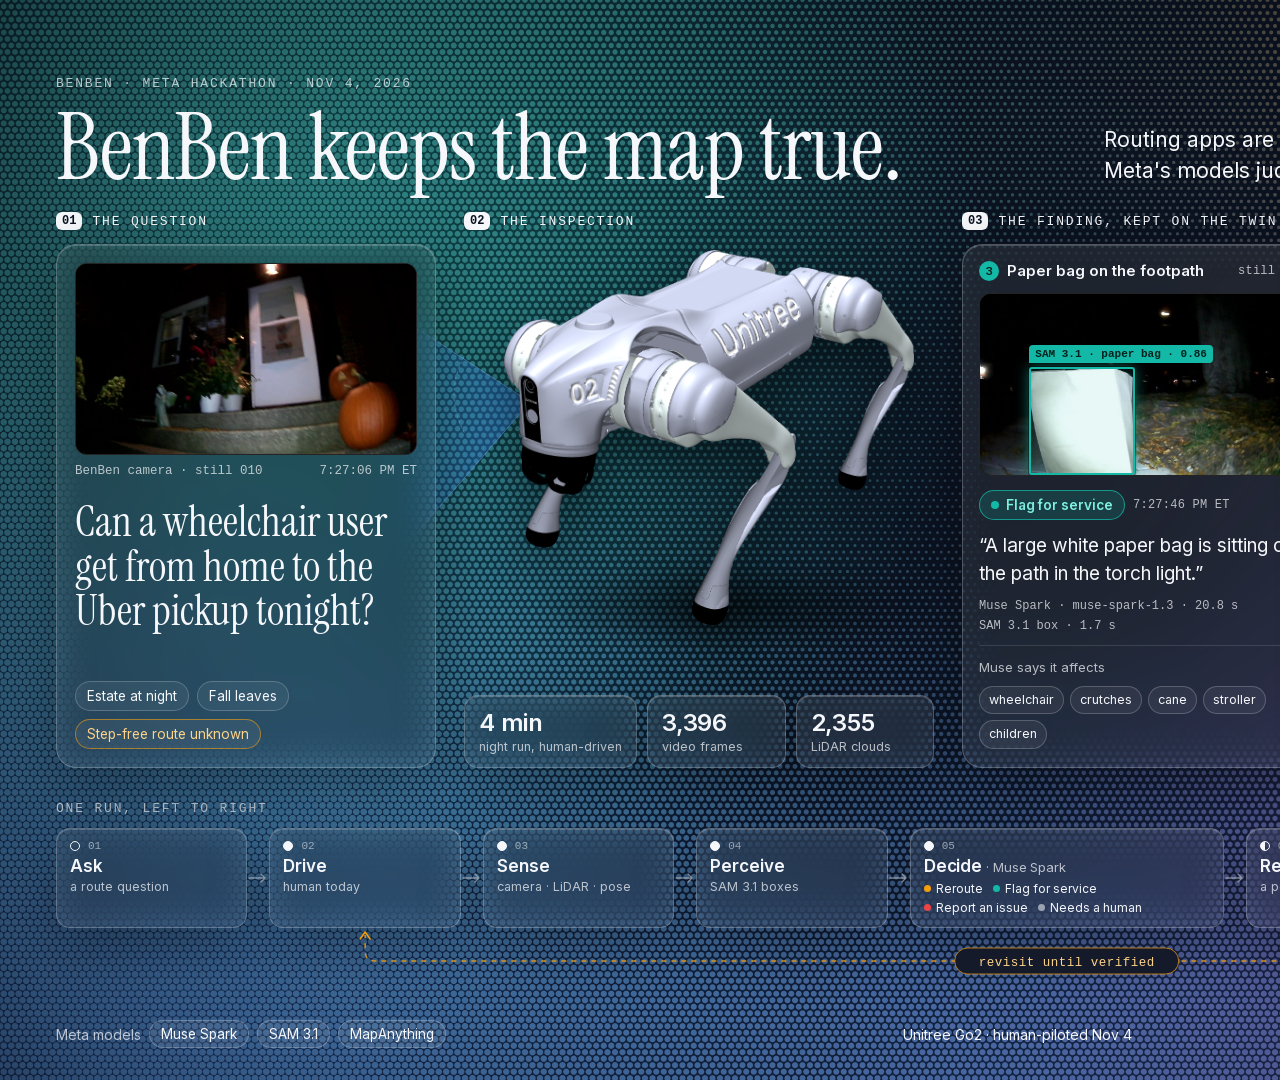
<file: docs/onepagers/hero.html>
<!doctype html>
<html lang="en">
<head>
<meta charset="utf-8">
<title>BenBen Hero</title>
<meta name="viewport" content="width=1920">
<style>
@font-face{font-family:"Instrument Serif";src:url("../../app/static/fonts/InstrumentSerif-Regular.ttf") format("truetype");}
@font-face{font-family:"Inter";src:url("../../app/static/fonts/Inter-Latin.woff2") format("woff2");font-weight:100 900;}
:root{
  --ink:#0b1220; --teal:#14b8a6; --amber:#f59e0b; --violet:#6d5bd0; --blue:#3b82f6; --red:#ef4444; --grey:#9aa3b2;
  --text:#f5f7fa; --text2:rgba(245,247,250,.72); --text3:rgba(245,247,250,.56);
  --glass:rgba(255,255,255,.09); --edge:rgba(255,255,255,.22);
  --mono:"SF Mono",ui-monospace,Menlo,monospace;
}
*{box-sizing:border-box;margin:0;padding:0}
html,body{width:1920px;height:1080px;overflow:hidden;background:var(--ink)}
body{font-family:Inter,system-ui,sans-serif;color:var(--text);-webkit-font-smoothing:antialiased;position:relative}
#bg{position:absolute;inset:0;width:1920px;height:1080px}
.page{position:absolute;inset:0;padding:44px 56px 0}

.glass{background:var(--glass);border:1px solid var(--edge);border-radius:20px;
  backdrop-filter:blur(18px) saturate(140%) brightness(.6);-webkit-backdrop-filter:blur(18px) saturate(140%) brightness(.6);
  box-shadow:0 20px 60px rgba(0,0,0,.35), inset 0 1px 0 rgba(255,255,255,.18);}
.mono{font-family:var(--mono);letter-spacing:.02em}
.eyebrow{font-family:var(--mono);font-size:13px;letter-spacing:.14em;text-transform:uppercase;color:var(--text2)}

/* header */
header{display:flex;justify-content:space-between;align-items:flex-end;height:148px}
h1{font-family:"Instrument Serif",serif;font-weight:400;font-size:92px;line-height:.95;letter-spacing:-.01em;margin-top:14px}
.sub{width:760px;font-size:21px;line-height:1.45;color:var(--text);padding-bottom:6px}
.sub b{font-weight:600}

/* zones */
.zones>div{display:flex;flex-direction:column;min-height:0}
.zones>div:first-child{position:relative;z-index:2}
.card{display:flex;flex-direction:column}
.card .tags{margin-top:auto}
.zones{position:absolute;top:212px;left:56px;right:56px;height:556px;display:grid;grid-template-columns:380px 470px 1fr;gap:28px}
.zlabel{display:flex;align-items:center;gap:10px;margin-bottom:14px}
.zlabel .n{font-family:var(--mono);font-size:12px;color:var(--ink);background:var(--text);border-radius:6px;padding:2px 6px;font-weight:600}
.zlabel .t{font-family:var(--mono);font-size:13px;letter-spacing:.14em;text-transform:uppercase;color:var(--text)}

.card{padding:18px}
.photo{position:relative;border-radius:12px;overflow:hidden;aspect-ratio:16/9;background:#000;border:1px solid rgba(255,255,255,.14)}
.photo img{width:100%;height:100%;object-fit:cover;display:block}
.cap{font-family:var(--mono);font-size:12.5px;color:var(--text2);margin-top:9px;display:flex;justify-content:space-between}

.q{font-family:"Instrument Serif",serif;font-size:42px;line-height:1.06;margin:22px 0 18px}
.tags{display:flex;flex-wrap:wrap;gap:8px}
.tag{font-size:13.5px;padding:6px 11px;border-radius:999px;border:1px solid rgba(255,255,255,.2);background:rgba(255,255,255,.06);color:var(--text)}
.tag.warn{border-color:rgba(245,158,11,.6);color:#fcd38a}

/* zone 2 */
.robot{position:relative;height:400px}
.robot img.go2{position:absolute;left:40px;top:6px;width:410px;filter:drop-shadow(0 18px 24px rgba(0,0,0,.45))}
.robot .shadow{position:absolute;left:70px;top:318px;width:390px;height:90px;border-radius:50%;
  background:radial-gradient(closest-side,rgba(0,0,0,.6),rgba(0,0,0,0));filter:blur(6px)}
.robot svg.fan{position:absolute;left:-60px;top:0;width:200px;height:420px;overflow:visible}
.stats{display:grid;grid-template-columns:1.25fr 1fr 1fr;gap:10px;margin-top:auto}
.stat{padding:12px 14px;border-radius:14px}
.stat .v{font-size:24px;font-weight:600;letter-spacing:-.01em}
.stat .l{font-size:12.5px;color:var(--text2);margin-top:2px;line-height:1.3}
.pilot{font-size:13.5px;color:var(--text2);margin-top:12px;line-height:1.45}

/* zone 3 */
.out{display:grid;grid-template-columns:360px 1fr;gap:18px;flex:1;min-height:0}
.find{padding:16px 16px 18px;display:flex;flex-direction:column}
.find .hd{display:flex;justify-content:space-between;align-items:center;margin-bottom:12px}
.find .hd .ttl{font-size:15px;font-weight:600}
.find .hd .ttl .num{display:inline-grid;place-items:center;width:20px;height:20px;border-radius:50%;background:var(--teal);color:#04201c;font-size:11.5px;margin-right:8px;vertical-align:1px}
.sam{position:absolute;border:2px solid var(--teal);border-radius:3px;box-shadow:0 0 0 1px rgba(0,0,0,.35),0 0 14px rgba(20,184,166,.55);background:rgba(20,184,166,.10)}
.sam span{position:absolute;left:-2px;top:-24px;background:var(--teal);color:#03211d;font-family:var(--mono);font-size:11px;font-weight:600;padding:3px 6px;border-radius:4px 4px 4px 0;white-space:nowrap}
.act{display:flex;gap:8px;align-items:center;margin:14px 0 12px}
.chip{display:inline-flex;align-items:center;gap:7px;font-size:13.5px;font-weight:600;padding:6px 11px;border-radius:999px}
.chip i{width:8px;height:8px;border-radius:50%;display:inline-block}
.chip.flag{background:rgba(20,184,166,.18);border:1px solid rgba(20,184,166,.75);color:#7ff0e0}
.chip.flag i{background:var(--teal)}
.quote{font-size:19px;line-height:1.45;color:var(--text)}
.meta{font-family:var(--mono);font-size:12px;color:var(--text2);margin-top:10px;line-height:1.6}
.affects{margin-top:auto;padding-top:12px;border-top:1px solid rgba(255,255,255,.12);font-size:13px;color:var(--text2);line-height:1.5}
.affects b{color:var(--text);font-weight:500}
.affects .tags{gap:6px}
.affects .tag{font-size:12.5px;padding:4px 9px}

.twin{padding:16px 16px 14px;display:flex;flex-direction:column}
.twin .hd{display:flex;justify-content:space-between;align-items:baseline}
.twin .hd .ttl{font-size:15px;font-weight:600}
.twin svg{display:block;margin:2px auto 0}
.rule{display:grid;grid-template-columns:1fr 1fr auto;gap:10px;align-items:center;margin-top:auto;padding:10px;border-radius:14px;background:rgba(5,10,20,.35);border:1px solid rgba(255,255,255,.12)}
.thumb .photo{border-radius:8px}
.thumb .k{white-space:nowrap;font-family:var(--mono);font-size:10.5px;letter-spacing:.04em;color:var(--text2);margin-bottom:5px}
.thumb .k b{color:var(--text);font-weight:600}
.verdict{display:flex;flex-direction:column;gap:6px;width:148px}
.pill{font-family:var(--mono);font-size:10.5px;letter-spacing:.06em;font-weight:600;padding:5px 8px;border-radius:6px;text-align:center}
.pill.grey{background:rgba(154,163,178,.2);border:1px solid rgba(154,163,178,.6);color:#e3e7ee}
.pill.amber{background:rgba(245,158,11,.16);border:1px solid rgba(245,158,11,.7);color:#fcd38a}
.verdict .why{font-size:11.5px;color:var(--text2);line-height:1.35}

/* workflow strip */
.flow{position:absolute;left:56px;right:56px;top:800px}
.flow .top{display:flex;justify-content:space-between;align-items:center;margin-bottom:12px}
.legend{display:flex;gap:18px;font-size:13px;color:var(--text2);align-items:center}
.legend span{display:inline-flex;gap:7px;align-items:center}
.steps{display:flex;align-items:stretch;position:relative}
.step{flex:1 1 0;padding:11px 13px 12px;border-radius:14px;min-width:0}
.step.wide{flex:1.75 1 0}
.step .h{display:flex;align-items:center;gap:8px;margin-bottom:4px}
.step .h .no{font-family:var(--mono);font-size:11px;color:var(--text3)}
.step .t{font-size:17px;font-weight:600;letter-spacing:-.005em}
.step .s{font-size:12.5px;color:var(--text2);margin-top:3px;line-height:1.35}
.acts{display:flex;flex-wrap:wrap;gap:4px 10px;margin-top:5px;font-size:12px;color:var(--text)}
.acts span{display:inline-flex;align-items:center;gap:5px}
.acts i{width:7px;height:7px;border-radius:50%}
.arrow{flex:0 0 22px;display:grid;place-items:center}
.dot{width:10px;height:10px;border-radius:50%;flex:none;border:1.5px solid var(--text)}
.dot.ran{background:var(--text)}
.dot.wired{background:linear-gradient(90deg,var(--text) 50%,transparent 50%)}
.dot.road{background:transparent}
svg.loop{position:absolute;left:0;top:0;overflow:visible;pointer-events:none}

footer{position:absolute;left:56px;right:56px;top:1020px;display:flex;justify-content:space-between;align-items:center;font-size:14px;color:var(--text2)}
footer .meta-stack{display:flex;gap:8px;align-items:center}
footer .m{padding:5px 11px;border-radius:999px;border:1px solid rgba(255,255,255,.22);background:rgba(255,255,255,.07);color:var(--text);font-size:13.5px}
footer .c{color:var(--text)}
footer .gh{font-family:var(--mono);color:var(--text);font-size:13.5px}
</style>
</head>
<body>
<canvas id="bg" width="3840" height="2160"></canvas>
<div class="page">

<header>
  <div>
    <div class="eyebrow">BenBen · Meta hackathon · Nov 4, 2026</div>
    <h1>BenBen keeps the map true.</h1>
  </div>
  <p class="sub">Routing apps are only as good as their map. A robot dog inspects the route, Meta's models judge it, and nothing is called clear until it's seen clear.</p>
</header>

<section class="zones">
  <!-- 1 Situation -->
  <div>
    <div class="zlabel"><span class="n">01</span><span class="t">The question</span></div>
    <div class="glass card" style="flex:1">
      <div class="photo"><img src="assets/hero-frame-010.jpg" alt="BenBen's night camera frame: concrete steps with pumpkins up to a lit door, no ramp"></div>
      <div class="cap"><span>BenBen camera · still 010</span><span>7:27:06 PM ET</span></div>
      <p class="q">Can a wheelchair user get from home to the Uber pickup tonight?</p>
      <div class="tags">
        <span class="tag">Estate at night</span>
        <span class="tag">Fall leaves</span>
        <span class="tag warn">Step-free route unknown</span>
      </div>
    </div>
  </div>

  <!-- 2 Robot -->
  <div>
    <div class="zlabel"><span class="n">02</span><span class="t">The inspection</span></div>
    <div class="robot">
      <div class="shadow"></div>
      <svg class="fan" viewBox="0 0 200 420">
        <defs>
          <linearGradient id="fanG" x1="1" x2="0" y1="0" y2="0">
            <stop offset="0" stop-color="#3b82f6" stop-opacity=".42"/>
            <stop offset="1" stop-color="#3b82f6" stop-opacity="0"/>
          </linearGradient>
        </defs>
        <path d="M126 158 L-40 50 L-40 350 Z" fill="url(#fanG)"/>
        <path d="M126 158 L-40 50 M126 158 L-40 350" stroke="#7fb0ff" stroke-opacity=".45" stroke-width="1"/>
        <g fill="none" stroke="#9cc2ff" stroke-opacity=".5" stroke-width="1" stroke-dasharray="1.5 4" stroke-linecap="round">
          <path d="M60 113 Q40 150 60 188"/><path d="M20 87 Q-8 150 20 240"/><path d="M-12 66 Q-46 150 -12 300"/>
        </g>
      </svg>
      <img class="go2" src="assets/go2-render.png" alt="Unitree Go2 robot dog">
    </div>
    <div class="stats">
      <div class="glass stat"><div class="v">4 min</div><div class="l">night run, human-driven</div></div>
      <div class="glass stat"><div class="v">3,396</div><div class="l">video frames</div></div>
      <div class="glass stat"><div class="v">2,355</div><div class="l">LiDAR clouds</div></div>
    </div>
  </div>

  <!-- 3 Outcome -->
  <div>
    <div class="zlabel"><span class="n">03</span><span class="t">The finding, kept on the twin</span></div>
    <div class="out">
      <div class="glass find">
        <div class="hd"><span class="ttl"><span class="num">3</span>Paper bag on the footpath</span><span class="mono" style="font-size:12px;color:var(--text2)">still 048</span></div>
        <div class="photo">
          <img src="assets/hero-frame-048.jpg" alt="Night frame: a large white paper bag on the footpath">
          <div class="sam" style="left:15.234%;top:40.417%;width:32.656%;height:59.444%"><span>SAM 3.1 · paper bag · 0.86</span></div>
        </div>
        <div class="act"><span class="chip flag"><i></i>Flag for service</span><span class="mono" style="font-size:12px;color:var(--text2)">7:27:46 PM ET</span></div>
        <p class="quote">“A large white paper bag is sitting on the path in the torch light.”</p>
        <div class="meta">Muse Spark · muse-spark-1.3 · 20.8 s<br>SAM 3.1 box · 1.7 s</div>
        <div class="affects"><div style="margin-bottom:8px">Muse says it affects</div><div class="tags"><span class="tag">wheelchair</span><span class="tag">crutches</span><span class="tag">cane</span><span class="tag">stroller</span><span class="tag">children</span></div></div>
      </div>

      <div class="glass twin">
        <div class="hd"><span class="ttl">Virtual twin</span><span class="mono" style="font-size:11px;color:var(--text2)">schematic · anchors placed by hand</span></div>
        <svg id="twin" viewBox="0 0 480 322" width="480" height="322"></svg>
        <div class="rule">
          <div class="thumb"><div class="k"><b>FLAGGED</b> 7:27:46</div><div class="photo"><img src="assets/hero-frame-048.jpg" alt=""></div></div>
          <div class="thumb"><div class="k"><b>TOO DARK</b> 7:27:19</div><div class="photo"><img src="assets/hero-frame-022.jpg" alt=""></div></div>
          <div class="verdict">
            <span class="pill grey">NEEDS ANOTHER LOOK</span>
            <span class="pill amber">STAYS OPEN</span>
            <span class="why">A dark view can't close it.</span>
          </div>
        </div>
      </div>
    </div>
  </div>
</section>

<section class="flow">
  <div class="top">
    <span class="eyebrow">One run, left to right</span>
    <div class="legend">
      <span><i class="dot ran"></i>ran Nov 4</span>
      <span><i class="dot wired"></i>wired, tested offline</span>
      <span><i class="dot road"></i>roadmap</span>
    </div>
  </div>
  <div class="steps" id="steps">
    <div class="glass step"><div class="h"><i class="dot road"></i><span class="no">01</span></div><div class="t">Ask</div><div class="s">a route question</div></div>
    <div class="arrow"></div>
    <div class="glass step" id="s-drive"><div class="h"><i class="dot ran"></i><span class="no">02</span></div><div class="t">Drive</div><div class="s">human today</div></div>
    <div class="arrow"></div>
    <div class="glass step"><div class="h"><i class="dot ran"></i><span class="no">03</span></div><div class="t">Sense</div><div class="s">camera · LiDAR · pose</div></div>
    <div class="arrow"></div>
    <div class="glass step"><div class="h"><i class="dot ran"></i><span class="no">04</span></div><div class="t">Perceive</div><div class="s">SAM 3.1 boxes</div></div>
    <div class="arrow"></div>
    <div class="glass step wide"><div class="h"><i class="dot ran"></i><span class="no">05</span></div><div class="t">Decide <span style="font-weight:400;color:var(--text2);font-size:13px">· Muse Spark</span></div>
      <div class="acts"><span><i style="background:var(--amber)"></i>Reroute</span><span><i style="background:var(--teal)"></i>Flag for service</span><span><i style="background:var(--red)"></i>Report an issue</span><span><i style="background:var(--grey)"></i>Needs a human</span></div></div>
    <div class="arrow"></div>
    <div class="glass step"><div class="h"><i class="dot wired"></i><span class="no">06</span></div><div class="t">Review</div><div class="s">a person confirms</div></div>
    <div class="arrow"></div>
    <div class="glass step"><div class="h"><i class="dot wired"></i><span class="no">07</span></div><div class="t">Update twin</div><div class="s">finding + evidence</div></div>
    <div class="arrow"></div>
    <div class="glass step" id="s-revisit"><div class="h"><i class="dot road"></i><span class="no">08</span></div><div class="t">Revisit</div><div class="s">until verified</div></div>
    <svg class="loop" id="loop"></svg>
  </div>
</section>

<footer>
  <div class="meta-stack"><span>Meta models</span><span class="m">Muse Spark</span><span class="m">SAM 3.1</span><span class="m">MapAnything</span></div>
  <div class="c">Unitree Go2 · human-piloted Nov 4</div>
  <div class="gh">github.com/shivraj-S-bhatti/benben</div>
</footer>
</div>

<script>
/* ---------- halftone background ---------- */
(function(){
  const c=document.getElementById('bg'),x=c.getContext('2d'),S=2;x.scale(S,S);
  const W=1920,H=1080;
  const blobs=[ // [cx,cy,sigma,amp,rgb]
    [300,260,430,.95,[20,184,166]],   // teal: camera
    [160,1000,420,.85,[59,130,246]],  // blue: LiDAR
    [1760,940,470,.9,[109,91,208]],   // violet: twin
    [1880,-40,380,.8,[245,158,11]],   // amber: decisions
    [1000,1120,320,.45,[59,130,246]],
  ];
  // smooth colour wash underneath
  x.fillStyle='#0b1220';x.fillRect(0,0,W,H);
  for(const [cx,cy,s,a,[r,g,b]] of blobs){
    const gr=x.createRadialGradient(cx,cy,0,cx,cy,s*1.6);
    gr.addColorStop(0,`rgba(${r},${g},${b},${.42*a})`);gr.addColorStop(1,`rgba(${r},${g},${b},0)`);
    x.fillStyle=gr;x.fillRect(0,0,W,H);
  }
  // halftone dots: size follows intensity, 45-degree screen
  const P=7.5;
  for(let j=0,y=0;y<H+P;j++,y+=P*.866){
    for(let xx=(j%2)*P/2;xx<W+P;xx+=P){
      let I=0,R=0,G=0,B=0;
      for(const [cx,cy,s,a,col] of blobs){
        const d2=(xx-cx)**2+(y-cy)**2,w=a*Math.exp(-d2/(2*s*s));
        I+=w;R+=w*col[0];G+=w*col[1];B+=w*col[2];
      }
      if(I<.04)continue;
      R/=I;G/=I;B/=I;
      // calm centre for the text
      const cd=((xx-980)/700)**2+((y-470)/360)**2;I*=1-.75*Math.exp(-cd);
      I=Math.min(1,I);
      const rad=P*.5*Math.sqrt(I)*.92;
      if(rad<.45)continue;
      x.fillStyle=`rgba(${R+(255-R)*.25|0},${G+(255-G)*.25|0},${B+(255-B)*.25|0},${.25+.45*I})`;
      x.beginPath();x.arc(xx,y,rad,0,7);x.fill();
    }
  }
  // vignette
  const v=x.createRadialGradient(W/2,H/2,H*.4,W/2,H/2,H*1.1);
  v.addColorStop(0,'rgba(5,8,16,0)');v.addColorStop(1,'rgba(5,8,16,.55)');x.fillStyle=v;x.fillRect(0,0,W,H);
})();

/* ---------- workflow arrows + return arc ---------- */
(function(){
  for(const a of document.querySelectorAll('.arrow'))
    a.innerHTML='<svg width="22" height="12" viewBox="0 0 22 12"><path d="M2 6H18M14 2L18 6L14 10" fill="none" stroke="rgba(245,247,250,.6)" stroke-width="1.3" stroke-linecap="round" stroke-linejoin="round"/></svg>';
  const box=document.getElementById('steps').getBoundingClientRect();
  const d=document.getElementById('s-drive').getBoundingClientRect(), r=document.getElementById('s-revisit').getBoundingClientRect();
  const x1=r.left+r.width/2-box.left, x0=d.left+d.width/2-box.left, y=box.height, dy=34, mid=(x0+x1)/2;
  const s=document.getElementById('loop');s.setAttribute('width',box.width);s.setAttribute('height',box.height+60);
  s.innerHTML=`<path d="M${x1} ${y+2} V${y+dy-10} Q${x1} ${y+dy} ${x1-10} ${y+dy} H${x0+10} Q${x0} ${y+dy} ${x0} ${y+dy-10} V${y+8}" fill="none" stroke="#f59e0b" stroke-opacity=".85" stroke-width="1.5" stroke-dasharray="5 5"/>
  <path d="M${x0-5} ${y+12} L${x0} ${y+5} L${x0+5} ${y+12}" fill="none" stroke="#f59e0b" stroke-width="1.5" stroke-linecap="round" stroke-linejoin="round"/>
  <rect x="${mid-112}" y="${y+dy-13}" width="224" height="26" rx="13" fill="#141a2a" stroke="#f59e0b" stroke-opacity=".7"/>
  <text x="${mid}" y="${y+dy+4.5}" text-anchor="middle" font-family="SF Mono,Menlo,monospace" font-size="12.5" letter-spacing=".5" fill="#fcd38a">revisit until verified</text>`;
})();

/* ---------- isometric twin schematic ---------- */
(function(){
  const svg=document.getElementById('twin'),NS='http://www.w3.org/2000/svg';
  const k=15,ox=208,oy=56;
  const P=(x,y,z=0)=>[ox+(x-y)*k*.866, oy+(x+y)*k*.5-z*k];
  const pts=a=>a.map(p=>P(...p).map(v=>v.toFixed(1)).join(',')).join(' ');
  let out='';
  const LINE='rgba(190,225,255,.85)';
  const poly=(a,fill,stroke=LINE,w=1.1,extra='')=>out+=`<polygon points="${pts(a)}" fill="${fill}" stroke="${stroke}" stroke-width="${w}" stroke-linejoin="round" ${extra}/>`;
  const line=(a,stroke=LINE,w=1.1,extra='')=>out+=`<polyline points="${pts(a)}" fill="none" stroke="${stroke}" stroke-width="${w}" stroke-linecap="round" stroke-linejoin="round" ${extra}/>`;
  out+=`<defs><filter id="glow" x="-20%" y="-20%" width="140%" height="140%"><feGaussianBlur stdDeviation="1.6" result="b"/><feMerge><feMergeNode in="b"/><feMergeNode in="SourceGraphic"/></feMerge></filter></defs><g filter="url(#glow)">`;
  // ground plate + dot grid
  poly([[0,0],[20,0],[20,14],[0,14]],'rgba(120,170,255,.07)','rgba(190,225,255,.35)',1);
  for(let i=1;i<20;i+=1)for(let j=1;j<14;j+=1){const [a,b]=P(i,j);out+=`<circle cx="${a}" cy="${b}" r=".7" fill="rgba(190,225,255,.25)"/>`;}
  // walkway along y
  poly([[8.2,0],[11.6,0],[11.6,14],[8.2,14]],'rgba(255,255,255,.07)','rgba(190,225,255,.55)',1);
  // stub path + steps to block A
  poly([[3,6],[5.2,6],[5.2,8.2],[3,8.2]],'rgba(255,255,255,.05)','rgba(190,225,255,.45)',1);
  poly([[5.2,7],[8.2,7],[8.2,8.2],[5.2,8.2]],'rgba(255,255,255,.05)','rgba(190,225,255,.45)',1);
  for(let i=0;i<3;i++)line([[3,6+i*.55,.35*(3-i)],[5.2,6+i*.55,.35*(3-i)]],'rgba(245,158,11,.9)',1.2);
  // railing along walkway edge
  line([[8.2,1],[8.2,5]],'rgba(190,225,255,.7)',1);line([[8.2,1,1],[8.2,5,1]],'rgba(190,225,255,.85)',1.1);
  for(let y=1;y<=5;y+=.8)line([[8.2,y,0],[8.2,y,1]],'rgba(190,225,255,.55)',.8);
  // boxes
  const box=(x0,x1,y0,y1,h,name)=>{
    poly([[x1,y0,0],[x1,y1,0],[x1,y1,h],[x1,y0,h]],'rgba(109,91,208,.14)');
    poly([[x0,y1,0],[x1,y1,0],[x1,y1,h],[x0,y1,h]],'rgba(109,91,208,.22)');
    poly([[x0,y0,h],[x1,y0,h],[x1,y1,h],[x0,y1,h]],'rgba(255,255,255,.10)');
    for(let z=1;z<h-.6;z+=1.2)for(let x=x0+.7;x<x1-.6;x+=1.3)line([[x,y1,z],[x+.6,y1,z],[x+.6,y1,z+.6],[x,y1,z+.6],[x,y1,z]],'rgba(190,225,255,.4)',.7);
    for(let z=1;z<h-.6;z+=1.2)for(let y=y0+.7;y<y1-.6;y+=1.3)line([[x1,y,z],[x1,y+.6,z],[x1,y+.6,z+.6],[x1,y,z+.6],[x1,y,z]],'rgba(190,225,255,.3)',.7);
    const [a,b]=P((x0+x1)/2,(y0+y1)/2,h);
    out+=`<text x="${a}" y="${b+3}" text-anchor="middle" font-family="SF Mono,Menlo,monospace" font-size="9" letter-spacing="1" fill="rgba(230,240,255,.8)">${name}</text>`;
  };
  // trees (behind first)
  const tree=(x,y)=>{line([[x,y,0],[x,y,1.4]],'rgba(190,225,255,.6)',1);const [a,b]=P(x,y,2.2);out+=`<circle cx="${a}" cy="${b}" r="9" fill="rgba(20,184,166,.12)" stroke="rgba(120,230,210,.75)" stroke-width="1"/>`;};
  tree(13.5,1.5);tree(17,2.5);
  box(1,7,0.8,6,4.2,'BLOCK A');
  tree(1.5,12.5);tree(4.5,13.5);
  // bench
  poly([[12.3,9],[13,9],[13,10.8],[12.3,10.8]].map(p=>[...p,.5]),'rgba(255,255,255,.12)','rgba(190,225,255,.8)',1);
  line([[12.3,9,0],[12.3,9,.5]]);line([[12.3,10.8,0],[12.3,10.8,.5]]);line([[13,10.8,0],[13,10.8,.5]]);
  box(14,19.2,6,13,3.2,'BLOCK B');
  // driven path
  line([[9.9,0],[9.7,3],[10.2,6],[9.8,9.5],[10.1,14]],'rgba(45,212,191,.95)',1.6,'stroke-dasharray="1 4"');
  // camera viewpoints with cones
  const cam=(x,y,tx,ty,spread,col,fill,dash)=>{
    const dx=tx-x,dy=ty-y,L=Math.hypot(dx,dy),nx=-dy/L*spread,ny=dx/L*spread;
    poly([[x,y],[tx+nx,ty+ny],[tx-nx,ty-ny]],fill,col,1,dash?'stroke-dasharray="3 3"':'');
    const [a,b]=P(x,y);out+=`<circle cx="${a}" cy="${b}" r="4" fill="#0b1220" stroke="${col}" stroke-width="1.4"/><circle cx="${a}" cy="${b}" r="1.5" fill="${col}"/>`;
  };
  cam(11,5,8.4,1.4,1.4,'rgba(180,188,200,.9)','rgba(154,163,178,.16)',false);  // dark look at railing
  cam(10.3,13.4,9.9,9.8,1.3,'rgba(245,158,11,.95)','rgba(245,158,11,.12)',true);   // fresh view needed
  out+='</g>';
  // issue pins + labels (no glow so text stays crisp)
  const pin=(x,y,col,label,lx,ly,anchor='start')=>{
    const [a,b]=P(x,y);const top=b-30;
    out+=`<ellipse cx="${a}" cy="${b}" rx="6" ry="3" fill="${col}" fill-opacity=".3" stroke="${col}" stroke-width="1"/><line x1="${a}" y1="${b}" x2="${a}" y2="${top}" stroke="rgba(245,247,250,.8)" stroke-width="1.2"/><circle cx="${a}" cy="${top}" r="5.5" fill="${col}" stroke="#fff" stroke-opacity=".7" stroke-width="1"/>`;
    tag(a+lx,top+ly,label,col,anchor);
  };
  const tag=(a,b,label,col,anchor)=>{
    const w=label.length*6.6+14,x0=anchor==='end'?a-w:a;
    out+=`<rect x="${x0}" y="${b-9}" width="${w}" height="18" rx="4" fill="rgba(8,13,26,.82)" stroke="${col}" stroke-opacity=".8"/><text x="${x0+7}" y="${b+3.5}" font-family="SF Mono,Menlo,monospace" font-size="10.5" letter-spacing=".4" fill="#f5f7fa">${label}</text>`;
  };
  pin(4.1,7.1,'#f59e0b','STEPS · 7:27 PM',-10,0,'end');
  pin(9.8,9.3,'#14b8a6','BAG · 7:27 PM',-10,0,'end');
  {const [a,b]=P(11,5);tag(a+10,b+4,'7:27 PM · TOO DARK','rgba(180,188,200,.9)','start');}
  {const [a,b]=P(10.3,13.4);tag(a-10,b+6,'FRESH VIEW NEEDED','#f59e0b','end');}
  svg.innerHTML=out;
})();
</script>
</body>
</html>
</file>
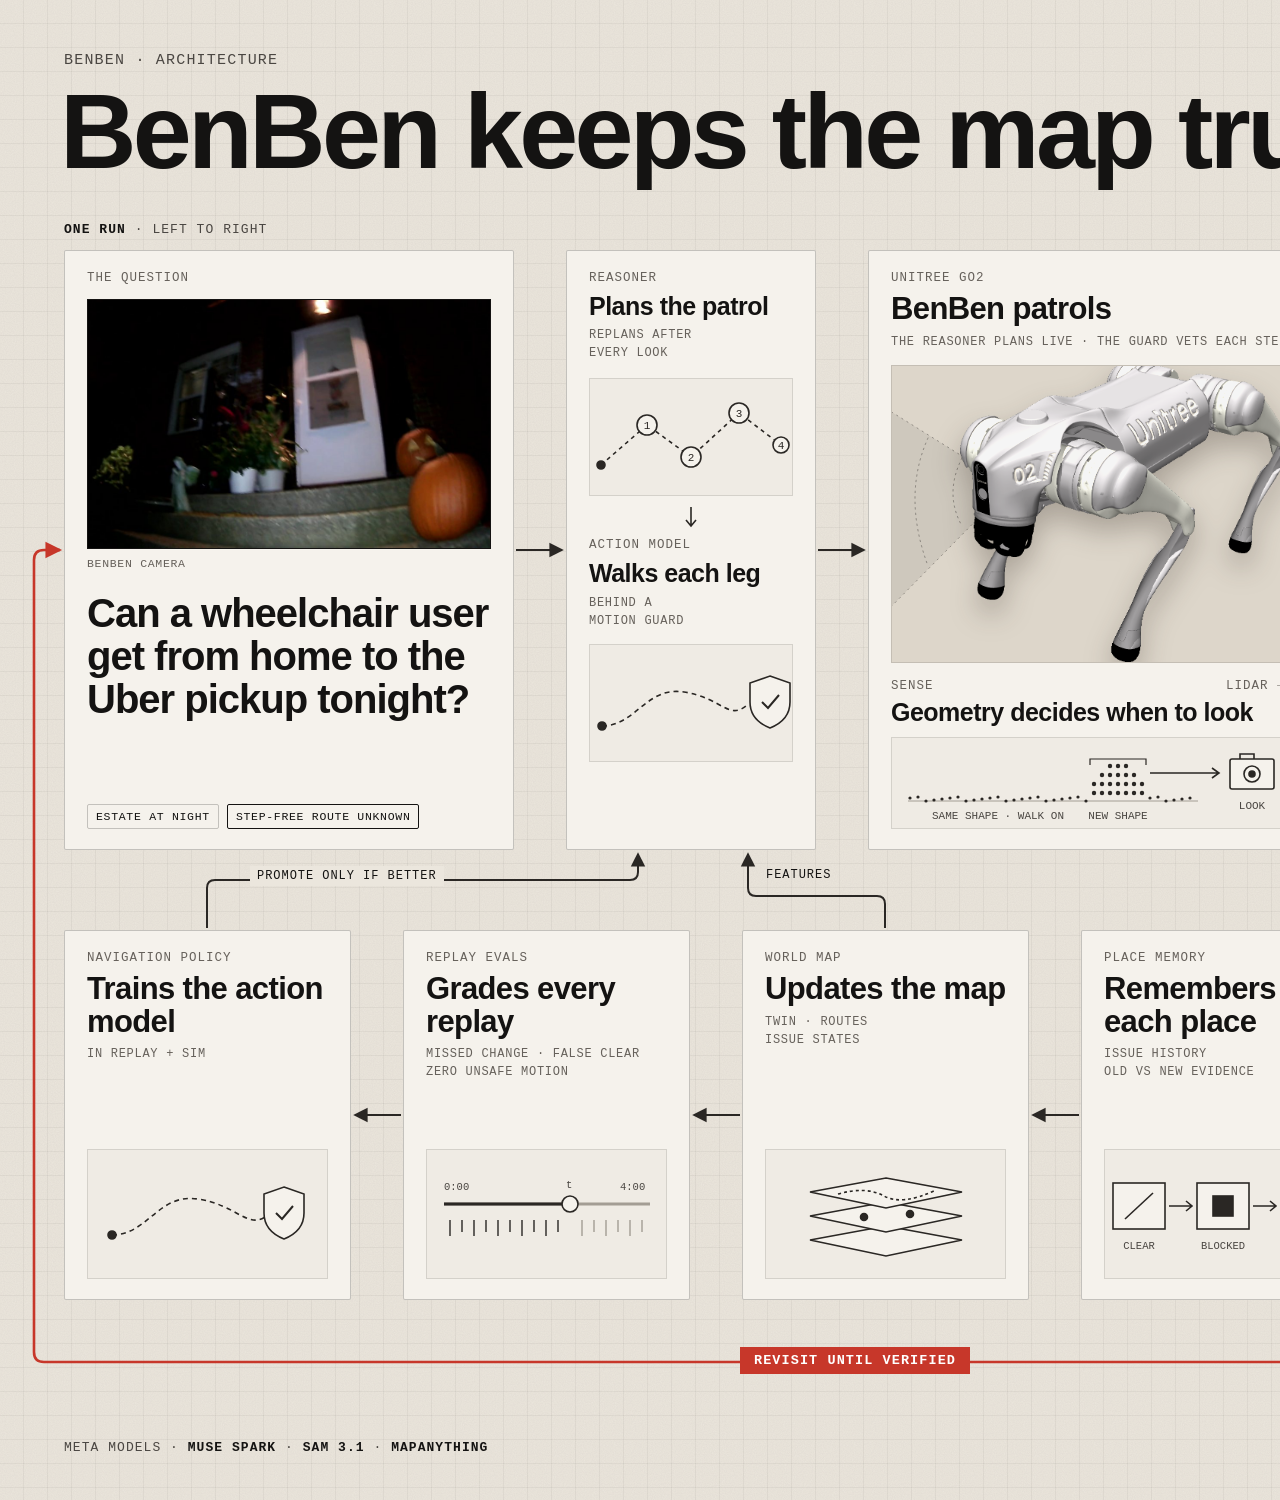
<file: docs/onepagers/master.html>
<!doctype html>
<html lang="en">
<head>
<meta charset="utf-8">
<title>BenBen Master Graphic</title>
<meta name="viewport" content="width=2400">
<style>
@font-face{font-family:"Inter";src:url("../../app/static/fonts/Inter-Latin.woff2") format("woff2");font-weight:100 900;}
:root{
  --ink:#141312; --ink2:#1e1c1a; --ink3:#2a2724;
  --g1:#4a4642; --g2:#66615b; --g3:#a39d94; --hair:rgba(20,19,18,.22);
  --paper:#ebe6dd; --card:#f5f2ec; --card2:#efebe4; --well:#ddd6ca;
  --red:#c7372a; --red2:#8f2a20; --red3:#e0786b; --khaki:#b3a37f;
  --grot:"Helvetica Neue",Helvetica,Arial,sans-serif;
  --mono:"SF Mono",ui-monospace,Menlo,monospace;
}
*{box-sizing:border-box;margin:0;padding:0}
html,body{width:2400px;height:1500px;overflow:hidden;background:var(--paper)}
body{font-family:Inter,system-ui,sans-serif;color:var(--ink);-webkit-font-smoothing:antialiased;position:relative;
  background-color:var(--paper);
  background-image:
    linear-gradient(rgba(20,19,18,.045) 1px,transparent 1px),
    linear-gradient(90deg,rgba(20,19,18,.045) 1px,transparent 1px);
  background-size:24px 24px;background-position:-1px -1px;}
body::before{content:"";position:absolute;inset:0;pointer-events:none;opacity:.35;mix-blend-mode:multiply;
  background-image:url("data:image/svg+xml;utf8,<svg xmlns='http://www.w3.org/2000/svg' width='240' height='240'><filter id='n'><feTurbulence type='fractalNoise' baseFrequency='.9' numOctaves='2' stitchTiles='stitch'/><feColorMatrix values='0 0 0 0 .45  0 0 0 0 .42  0 0 0 0 .38  0 0 0 .35 0'/></filter><rect width='240' height='240' filter='url(%23n)'/></svg>");}
.abs{position:absolute}
.mono{font-family:var(--mono);text-transform:uppercase;letter-spacing:.08em}

/* header */
.eyebrow{left:64px;top:52px;font-size:15px;color:var(--g1)}
h1{position:absolute;left:60px;top:78px;font-family:var(--grot);font-weight:700;font-size:106px;line-height:1;letter-spacing:-.035em;color:var(--ink)}
.sub{left:1452px;top:104px;width:884px;font-size:25px;line-height:1.42;color:var(--ink3)}
.lane{font-size:13px;color:var(--g1)}
.lane b{color:var(--ink);font-weight:600}

/* cards */
.card{position:absolute;background:var(--card);border:1px solid var(--hair);border-radius:2px;padding:20px 22px;display:flex;flex-direction:column}
.card.dark{background:var(--ink2);border-color:var(--ink);color:#f2eee7}
.k{display:flex;justify-content:space-between;align-items:center;font-family:var(--mono);font-size:12.5px;letter-spacing:.08em;text-transform:uppercase;color:var(--g2)}
.dark .k{color:#b5aea4}
.t{font-family:var(--grot);font-weight:700;font-size:31px;letter-spacing:-.02em;line-height:1.05;margin-top:8px}
.t.sm{font-size:25px}
.s{font-family:var(--mono);font-size:12px;letter-spacing:.06em;text-transform:uppercase;color:var(--g2);margin-top:7px;line-height:1.5}
.dark .s{color:#b5aea4}
.photo{position:relative;overflow:hidden;background:#000;border:1px solid var(--ink)}
.photo img{display:block;width:100%;height:100%;object-fit:cover}
.cap{display:flex;justify-content:space-between;font-family:var(--mono);font-size:11.5px;letter-spacing:.06em;text-transform:uppercase;color:var(--g2);margin-top:8px}
.rule{height:1px;background:var(--hair);margin:16px 0}
.dark .rule{background:rgba(239,235,228,.18)}
.icon{margin-top:auto;height:112px;background:var(--card2);border:1px solid rgba(20,19,18,.12);display:grid;place-items:center}
.icon svg{display:block}
.chip{display:inline-flex;align-items:center;gap:7px;font-family:var(--mono);font-size:11.5px;letter-spacing:.06em;text-transform:uppercase;padding:5px 8px;border:1px solid var(--hair);border-radius:2px;white-space:nowrap}
.chip i{width:9px;height:9px;border-radius:50%;display:inline-block}

.ask{margin-top:18px;background:var(--card2);border:1px solid rgba(20,19,18,.14);padding:14px 14px 16px}
.ask p{font-family:var(--grot);font-weight:700;font-size:28px;line-height:1.1;letter-spacing:-.02em;margin-top:8px}
.cite{font-family:var(--mono);font-size:11.5px;letter-spacing:.06em;text-transform:uppercase;color:#b5aea4;margin-top:10px}
/* question */
.q{font-family:var(--grot);font-weight:700;font-size:40px;line-height:1.08;letter-spacing:-.025em;margin-top:22px;color:var(--ink)}

/* robot */
.robot{position:relative;height:300px;background:var(--well);margin-top:14px;border:1px solid rgba(20,19,18,.12);overflow:hidden}
.robot img{position:absolute;left:68px;top:-6px;width:330px;filter:sepia(.28) saturate(.75) contrast(1.06) brightness(.96) drop-shadow(0 14px 14px rgba(40,30,20,.28))}
.robot .fan{position:absolute;left:0;top:0}

/* finding */
.sam{position:absolute;border:3px solid var(--red);background:rgba(199,55,42,.12)}
.sam span{position:absolute;left:-3px;top:-27px;background:var(--red);color:#fff;font-family:var(--mono);font-size:12px;font-weight:600;letter-spacing:.04em;padding:4px 7px;white-space:nowrap}
.quote{font-size:22px;line-height:1.4;color:#f5f2ec;margin-top:14px}
.dark .chip{border-color:rgba(239,235,228,.3);color:#efebe4}
.chip.flag{background:var(--khaki);border-color:var(--khaki);color:var(--ink);font-weight:600}

/* twin */
.twinwrap{display:grid;grid-template-columns:200px 1fr;gap:16px;margin-top:12px;flex:1;min-height:0}
.lidar{background:#fafafa;border:1px solid rgba(20,19,18,.12);height:168px;overflow:hidden}
.lidar img{width:100%;height:100%;object-fit:cover;filter:grayscale(1) contrast(1.15) sepia(.25)}

/* footer */
.foot{left:64px;right:64px;top:1440px;display:flex;justify-content:space-between;font-size:13px;color:var(--g1)}
.foot b{color:var(--ink);font-weight:600}
svg.wires{position:absolute;left:0;top:0;pointer-events:none}
.wlabel{position:absolute;font-family:var(--mono);font-size:12px;letter-spacing:.08em;text-transform:uppercase;color:var(--ink);background:var(--paper);padding:3px 7px;white-space:nowrap}
</style>
</head>
<body>

<!-- ============ HEADER ============ -->
<div class="abs mono eyebrow">BenBen · Architecture</div>
<h1>BenBen keeps the map true.</h1>
<p class="abs sub">Routing apps trust their map. BenBen patrols it, and nothing counts as clear until it is seen clear.</p>

<div class="abs mono lane" style="left:64px;top:222px"><b>One run</b> · left to right</div>
<div class="abs mono lane" style="left:1420px;top:892px"><b>Every run</b> · memory · right to left</div>

<!-- ============ TOP LANE: ONE RUN ============ -->
<!-- 1 question -->
<div class="card" style="left:64px;top:250px;width:450px;height:600px">
  <div class="k"><span>The question</span></div>
  <div class="photo" style="margin-top:14px;height:250px"><img src="assets/m-frame-010.jpg" alt="Night camera frame: concrete steps with pumpkins up to a door, no ramp"></div>
  <div class="cap"><span>BenBen camera</span></div>
  <p class="q">Can a wheelchair user get from home to the Uber pickup tonight?</p>
  <div style="margin-top:auto;display:flex;gap:8px"><span class="chip">Estate at night</span><span class="chip" style="border-color:var(--ink);color:var(--ink)">Step-free route unknown</span></div>
</div>

<!-- 2 reasoner + action model -->
<div class="card" style="left:566px;top:250px;width:250px;height:600px">
  <div class="k"><span>Reasoner</span></div>
  <div class="t sm">Plans the patrol</div>
  <div class="s">replans after<br>every look</div>
  <div class="icon" style="margin-top:16px;height:118px">
    <svg width="200" height="84" viewBox="0 0 200 84" fill="none" stroke="#2a2724" stroke-width="1.6" font-family="Menlo,monospace" font-size="11">
      <path d="M10 70 L56 30 L100 62 L148 18 L190 50" stroke-dasharray="4 4"/>
      <circle cx="10" cy="70" r="4" fill="#2a2724"/>
      <g fill="#f5f2ec"><circle cx="56" cy="30" r="10"/><circle cx="100" cy="62" r="10"/><circle cx="148" cy="18" r="10"/><circle cx="190" cy="50" r="8"/></g>
      <g fill="#2a2724" stroke="none" text-anchor="middle"><text x="56" y="34">1</text><text x="100" y="66">2</text><text x="148" y="22">3</text><text x="190" y="54">4</text></g>
    </svg>
  </div>
  <div style="text-align:center;margin:10px 0 6px"><svg width="14" height="22" viewBox="0 0 14 22"><path d="M7 1V19M2 14L7 20L12 14" fill="none" stroke="#2a2724" stroke-width="1.6"/></svg></div>
  <div class="k"><span>Action model</span></div>
  <div class="t sm">Walks each leg</div>
  <div class="s">behind a<br>motion guard</div>
  <div class="icon" style="margin-top:14px;height:118px">
    <svg width="210" height="90" viewBox="0 0 210 90" fill="none" stroke="#2a2724" stroke-width="1.6">
      <path d="M12 68 C46 68 56 28 94 34 S138 62 156 48" stroke-dasharray="5 4"/>
      <circle cx="12" cy="68" r="4" fill="#2a2724"/>
      <path d="M180 18 L200 25 V44 C200 58 190 66 180 70 C170 66 160 58 160 44 V25 Z" fill="#f5f2ec"/>
      <path d="M172 44 L178 50 L189 37" stroke-width="2"/>
    </svg>
  </div>
</div>

<!-- 3 patrol + sense -->
<div class="card" style="left:868px;top:250px;width:500px;height:600px">
  <div class="k"><span>Unitree Go2</span></div>
  <div class="t">BenBen patrols</div>
  <div class="s">the reasoner plans live · the guard vets each step</div>
  <div class="robot">
    <svg class="fan" width="456" height="300" viewBox="0 0 456 300">
      <path d="M118 120 L-10 40 L-10 250 Z" fill="rgba(20,19,18,.07)"/>
      <path d="M118 120 L-10 40 M118 120 L-10 250" stroke="rgba(20,19,18,.35)" stroke-width="1" stroke-dasharray="2 4"/>
      <g fill="none" stroke="rgba(20,19,18,.35)" stroke-width="1" stroke-dasharray="1.5 4" stroke-linecap="round"><path d="M70 92 Q52 128 70 160"/><path d="M36 72 Q10 130 36 200"/></g>
    </svg>
    <img src="assets/go2-render.png" alt="Unitree Go2 robot dog">
  </div>
  <div class="k" style="margin-top:16px"><span>Sense</span><span>LiDAR → camera</span></div>
  <div class="t sm" style="margin-top:6px">Geometry decides when to look</div>
  <div class="icon" style="margin-top:12px;height:92px">
    <svg width="440" height="80" viewBox="0 0 440 80" fill="none" stroke="#2a2724" stroke-width="1.6" font-family="Menlo,monospace" font-size="10.5">
      <path d="M10 58 H300" stroke="#a39d94" stroke-width="1"/>
      <g fill="#2a2724" stroke="none" id="pts"></g>
      <path d="M192 22 V16 H248 V22" stroke-width="1.2"/>
      <path d="M252 30 H320 M314 25 L321 30 L314 35"/>
      <rect x="332" y="16" width="44" height="30" rx="2" fill="#f5f2ec"/><path d="M342 16 V11 H356 V16"/><circle cx="354" cy="31" r="8"/><circle cx="354" cy="31" r="3" fill="#2a2724"/>
      <g fill="#4a4642" stroke="none" font-size="11" text-anchor="middle"><text x="100" y="76">SAME SHAPE · WALK ON</text><text x="220" y="76">NEW SHAPE</text><text x="354" y="66">LOOK</text></g>
    </svg>
  </div>
</div>

<!-- 4 finding (focal) -->
<div class="card dark" style="left:1420px;top:250px;width:600px;height:600px">
  <div class="k"><span>SAM 3.1 + Muse Spark</span></div>
  <div class="t" style="color:#f5f2ec">Perceive + decide</div>
  <div class="photo" style="margin-top:14px;height:300px;border-color:#000">
    <img src="assets/m-frame-048.jpg" alt="Night frame: a large white paper bag on the footpath">
    <div class="sam" style="left:15.234%;top:40.417%;width:32.656%;height:59.444%"><span>SAM 3.1 · paper bag</span></div>
  </div>
  <div style="display:flex;gap:10px;align-items:center;margin-top:22px">
    <span class="chip flag">Flag for service</span>
  </div>
  <p class="quote" style="font-size:25px;margin-top:20px">“A large white paper bag is sitting on the path in the torch light.”</p>
  <div class="cite">Muse Spark</div>
</div>

<!-- 5 review -->
<div class="card" style="left:2072px;top:250px;width:264px;height:600px">
  <div class="k"><span>Review</span></div>
  <div class="t">Asks one question</div>
  <div class="s">a person answers</div>
  <div class="ask">
    <div class="k"><span>BenBen asks</span></div>
    <p>Is the bag on the path or beside&nbsp;it?</p>
    <div style="display:flex;gap:6px;margin-top:14px"><span class="chip" style="border-color:var(--ink);color:var(--ink)">On the path</span><span class="chip">Beside it</span></div>
  </div>
  <div class="k" style="margin-top:30px"><span>Actions</span></div>
  <div style="display:flex;flex-direction:column;gap:8px;margin-top:10px">
    <span class="chip" style="align-self:flex-start"><i style="background:var(--ink);border-radius:0"></i>Report an issue</span>
    <span class="chip" style="align-self:flex-start"><i style="background:var(--ink)"></i>Reroute</span>
    <span class="chip" style="align-self:flex-start"><i style="background:var(--khaki)"></i>Flag for service</span>
    <span class="chip" style="align-self:flex-start"><i style="border:1.5px solid var(--g3)"></i>Needs a human</span>
  </div>
</div>

<!-- ============ BOTTOM LANE: MEMORY ============ -->
<!-- archive -->
<div class="card" style="left:2072px;top:930px;width:264px;height:370px">
  <div class="k"><span>Run archive</span></div>
  <div class="t">Keeps every run</div>
  <div class="s">frames · clouds · poses</div>
  <div class="icon" style="height:150px">
    <svg width="210" height="100" viewBox="0 0 210 100" fill="none" stroke="#2a2724" stroke-width="1.6" font-family="Menlo,monospace" font-size="11">
      <g fill="#f5f2ec"><path d="M12 14 H50 L62 26 V86 H12 Z"/><path d="M80 14 H118 L130 26 V86 H80 Z"/><path d="M148 14 H186 L198 26 V86 H148 Z"/></g>
      <path d="M50 14 V26 H62 M118 14 V26 H130 M186 14 V26 H198" stroke-width="1.2"/>
      <path d="M29 42 L43 50 L29 58 Z" fill="#2a2724"/>
      <g fill="#2a2724" stroke="none"><circle cx="96" cy="44" r="2"/><circle cx="104" cy="50" r="2"/><circle cx="112" cy="46" r="2"/><circle cx="100" cy="56" r="2"/><circle cx="110" cy="58" r="2"/></g>
      <path d="M160 42 H186 M160 50 H184 M160 58 H182" stroke-width="1.2"/>
      <g fill="#2a2724" stroke="none" text-anchor="middle"><text x="37" y="78">mp4</text><text x="105" y="78">npy</text><text x="173" y="78">jsonl</text></g>
    </svg>
  </div>
</div>

<!-- twin -->
<div class="card" style="left:1420px;top:930px;width:600px;height:370px">
  <div class="k"><span>Virtual twin</span></div>
  <div class="t">Rebuilds the place</div>
  <div class="twinwrap">
    <div>
      <div class="lidar"><img src="assets/m-lidar-iso.jpg" alt="LiDAR voxel map of the Nov 4 route"></div>
      <div class="cap" style="margin-top:7px"><span>LiDAR map</span></div>
      <div style="font-size:16px;line-height:1.4;color:var(--ink3);margin-top:16px"><b style="color:var(--ink)">Bag stays open.</b> Dark views can't close it.</div>
    </div>
    <div style="display:flex;flex-direction:column">
      <svg id="twin" viewBox="0 -4 482 330" width="350" height="240" style="margin-top:4px"></svg>
      <div class="cap" style="margin-top:0;justify-content:flex-end"><span>schematic</span></div>
    </div>
  </div>
</div>

<!-- place memory -->
<div class="card" style="left:1081px;top:930px;width:287px;height:370px">
  <div class="k"><span>Place memory</span></div>
  <div class="t">Remembers each place</div>
  <div class="s">issue history<br>old vs new evidence</div>
  <div class="icon" style="height:130px">
    <svg width="240" height="86" viewBox="0 0 240 86" fill="none" stroke="#2a2724" stroke-width="1.6" font-family="Menlo,monospace" font-size="10.5">
      <rect x="8" y="12" width="52" height="46" fill="#f5f2ec"/><path d="M20 48 L48 22"/>
      <rect x="92" y="12" width="52" height="46" fill="#f5f2ec"/><rect x="108" y="25" width="20" height="20" fill="#2a2724"/>
      <rect x="176" y="12" width="52" height="46" fill="#f5f2ec"/><path d="M188 48 L216 22"/><path d="M196 36 L201 41 L210 30" stroke-width="2"/>
      <path d="M64 35 H86 M81 30 L87 35 L81 40 M148 35 H170 M165 30 L171 35 L165 40"/>
      <g fill="#4a4642" stroke="none" text-anchor="middle"><text x="34" y="78">CLEAR</text><text x="118" y="78">BLOCKED</text><text x="202" y="78">CLEARED</text></g>
    </svg>
  </div>
</div>

<!-- world map -->
<div class="card" style="left:742px;top:930px;width:287px;height:370px">
  <div class="k"><span>World map</span></div>
  <div class="t">Updates the map</div>
  <div class="s">twin · routes<br>issue states</div>
  <div class="icon" style="height:130px">
    <svg width="200" height="100" viewBox="0 0 200 100" fill="none" stroke="#2a2724" stroke-width="1.6">
      <path d="M100 62 L176 76 L100 92 L24 76 Z" fill="#f5f2ec"/>
      <path d="M100 38 L176 52 L100 68 L24 52 Z" fill="#f5f2ec"/>
      <path d="M100 14 L176 28 L100 44 L24 28 Z" fill="#f5f2ec"/>
      <path d="M52 30 Q80 22 98 32 T150 26" stroke-dasharray="3 3"/>
      <circle cx="78" cy="53" r="3.5" fill="#2a2724"/><circle cx="124" cy="50" r="3.5" fill="#2a2724"/>
    </svg>
  </div>
</div>

<!-- replay -->
<div class="card" style="left:403px;top:930px;width:287px;height:370px">
  <div class="k"><span>Replay evals</span></div>
  <div class="t">Grades every replay</div>
  <div class="s">missed change · false clear<br>zero unsafe motion</div>
  <div class="icon" style="height:130px">
    <svg width="230" height="80" viewBox="0 0 230 80" fill="none" stroke="#2a2724" stroke-width="1.6" font-family="Menlo,monospace" font-size="10.5">
      <path d="M12 30 H218" stroke="#a39d94" stroke-width="3"/><path d="M12 30 H138" stroke-width="3"/>
      <circle cx="138" cy="30" r="8" fill="#f5f2ec"/>
      <g stroke-width="1.4"><path d="M18 46 V62 M30 46 V58 M42 46 V62 M54 46 V58 M66 46 V62 M78 46 V58 M90 46 V62 M102 46 V58 M114 46 V62 M126 46 V58"/></g>
      <g stroke="#a39d94" stroke-width="1.4"><path d="M150 46 V62 M162 46 V58 M174 46 V62 M186 46 V58 M198 46 V62 M210 46 V58"/></g>
      <g fill="#4a4642" stroke="none"><text x="12" y="16">0:00</text><text x="134" y="14">t</text><text x="188" y="16">4:00</text></g>
    </svg>
  </div>
</div>

<!-- policy -->
<div class="card" style="left:64px;top:930px;width:287px;height:370px">
  <div class="k"><span>Navigation policy</span></div>
  <div class="t">Trains the action model</div>
  <div class="s">in replay + sim</div>
  <div class="icon" style="height:130px">
    <svg width="220" height="90" viewBox="0 0 220 90" fill="none" stroke="#2a2724" stroke-width="1.6">
      <path d="M14 66 C50 66 60 24 100 30 S150 62 170 46" stroke-dasharray="5 4"/>
      <circle cx="14" cy="66" r="4" fill="#2a2724"/>
      <path d="M186 18 L206 25 V44 C206 58 196 66 186 70 C176 66 166 58 166 44 V25 Z" fill="#f5f2ec"/>
      <path d="M178 44 L184 50 L195 37" stroke-width="2"/>
    </svg>
  </div>
</div>

<!-- ============ WIRES ============ -->
<svg class="wires" width="2400" height="1500" viewBox="0 0 2400 1500">
  <defs>
    <marker id="a" viewBox="0 0 10 10" refX="8" refY="5" markerWidth="9" markerHeight="9" orient="auto-start-reverse"><path d="M1 1 L9 5 L1 9 Z" fill="#2a2724"/></marker>
    <marker id="ar" viewBox="0 0 10 10" refX="8" refY="5" markerWidth="8" markerHeight="8" orient="auto-start-reverse"><path d="M1 1 L9 5 L1 9 Z" fill="#c7372a"/></marker>
  </defs>
  <g stroke="#2a2724" stroke-width="2" fill="none" marker-end="url(#a)">
    <!-- online run -->
    <path d="M516 550 H562"/><path d="M818 550 H864"/><path d="M1370 550 H1416"/><path d="M2022 550 H2068"/>
    <!-- every step -->
    <path d="M2204 852 V926"/>
    <!-- memory, right to left -->
    <path d="M2070 1115 H2024"/><path d="M1418 1115 H1372"/><path d="M1079 1115 H1033"/><path d="M740 1115 H694"/><path d="M401 1115 H355"/>
    <!-- features: world map -> route planner -->
    <path d="M885 928 V904 Q885 896 877 896 H756 Q748 896 748 888 V854"/>
    <!-- promote only if better: policy -> route planner -->
    <path d="M207 928 V888 Q207 880 215 880 H630 Q638 880 638 872 V854"/>
  </g>
  <!-- revisit until verified (red loop): twin -> back to the question -->
  <path d="M1720 1302 V1352 Q1720 1362 1710 1362 H44 Q34 1362 34 1352 V560 Q34 550 44 550 H60" stroke="#c7372a" stroke-width="2.6" fill="none" marker-end="url(#ar)"/>
</svg>
<div class="wlabel" style="left:2214px;top:878px">every step</div>
<div class="wlabel" style="left:250px;top:866px">promote only if better</div>
<div class="wlabel" style="left:766px;top:882px;background:transparent;padding:0;top:868px">features</div>
<div class="wlabel" style="left:740px;top:1347px;background:var(--red);color:#fff;font-weight:600;font-size:13.5px;padding:6px 14px">revisit until verified</div>

<div class="abs foot mono"><span>Meta models · <b>Muse Spark</b> · <b>SAM 3.1</b> · <b>MapAnything</b></span><span><b>github.com/shivraj-S-bhatti/benben</b></span></div>

<script>
/* LiDAR returns for the sense strip: flat ground, then a new shape */
(function(){
  const g=document.getElementById('pts');let o='';
  for(let x=12;x<300;x+=8){const bump=x>=196&&x<=244;const n=bump?[2,3,4,4,4,3,2][(x-196)/8|0]:1;
    for(let i=0;i<n;i++){const y=bump?50-i*9:56+((x*13)%5)-2;o+=`<circle cx="${x}" cy="${y}" r="${bump?2.2:1.6}"/>`;}}
  g.innerHTML=o;
})();
/* isometric twin schematic, ink on paper (ported from hero.html) */
(function(){
  const svg=document.getElementById('twin');
  const k=15,ox=208,oy=56;
  const P=(x,y,z=0)=>[ox+(x-y)*k*.866, oy+(x+y)*k*.5-z*k];
  const pts=a=>a.map(p=>P(...p).map(v=>v.toFixed(1)).join(',')).join(' ');
  let out='';
  const L='#2a2724';
  const poly=(a,fill,stroke=L,w=1.1,extra='')=>out+=`<polygon points="${pts(a)}" fill="${fill}" stroke="${stroke}" stroke-width="${w}" stroke-linejoin="round" ${extra}/>`;
  const line=(a,stroke=L,w=1.1,extra='')=>out+=`<polyline points="${pts(a)}" fill="none" stroke="${stroke}" stroke-width="${w}" stroke-linecap="round" stroke-linejoin="round" ${extra}/>`;
  poly([[0,0],[20,0],[20,14],[0,14]],'#efebe4','rgba(20,19,18,.35)',1);
  for(let i=1;i<20;i++)for(let j=1;j<14;j++){const [a,b]=P(i,j);out+=`<circle cx="${a}" cy="${b}" r=".7" fill="rgba(20,19,18,.25)"/>`;}
  poly([[8.2,0],[11.6,0],[11.6,14],[8.2,14]],'#e4ded3','rgba(20,19,18,.5)',1);
  poly([[3,6],[5.2,6],[5.2,8.2],[3,8.2]],'#e4ded3','rgba(20,19,18,.45)',1);
  poly([[5.2,7],[8.2,7],[8.2,8.2],[5.2,8.2]],'#e4ded3','rgba(20,19,18,.45)',1);
  for(let i=0;i<3;i++)line([[3,6+i*.55,.35*(3-i)],[5.2,6+i*.55,.35*(3-i)]],L,1.3);
  line([[8.2,1,1],[8.2,5,1]],L,1.1);
  for(let y=1;y<=5;y+=.8)line([[8.2,y,0],[8.2,y,1]],'rgba(20,19,18,.55)',.8);
  const box=(x0,x1,y0,y1,h,name)=>{
    poly([[x1,y0,0],[x1,y1,0],[x1,y1,h],[x1,y0,h]],'#ddd6ca');
    poly([[x0,y1,0],[x1,y1,0],[x1,y1,h],[x0,y1,h]],'#cfc7b9');
    poly([[x0,y0,h],[x1,y0,h],[x1,y1,h],[x0,y1,h]],'#f5f2ec');
    for(let z=1;z<h-.6;z+=1.2)for(let x=x0+.7;x<x1-.6;x+=1.3)line([[x,y1,z],[x+.6,y1,z],[x+.6,y1,z+.6],[x,y1,z+.6],[x,y1,z]],'rgba(20,19,18,.45)',.7);
    for(let z=1;z<h-.6;z+=1.2)for(let y=y0+.7;y<y1-.6;y+=1.3)line([[x1,y,z],[x1,y+.6,z],[x1,y+.6,z+.6],[x1,y,z+.6],[x1,y,z]],'rgba(20,19,18,.35)',.7);
    const [a,b]=P((x0+x1)/2,(y0+y1)/2,h);
    out+=`<text x="${a}" y="${b+3}" text-anchor="middle" font-family="Menlo,monospace" font-size="9" letter-spacing="1" fill="#4a4642">${name}</text>`;
  };
  const tree=(x,y)=>{line([[x,y,0],[x,y,1.4]],'rgba(20,19,18,.6)',1);const [a,b]=P(x,y,2.2);out+=`<circle cx="${a}" cy="${b}" r="9" fill="#e4ded3" stroke="rgba(20,19,18,.6)" stroke-width="1"/>`;};
  tree(13.5,1.5);tree(17,2.5);
  box(1,7,0.8,6,4.2,'BLOCK A');
  tree(1.5,12.5);tree(4.5,13.5);
  box(14,19.2,6,13,3.2,'BLOCK B');
  line([[9.9,0],[9.7,3],[10.2,6],[9.8,9.5],[10.1,14]],L,1.8,'stroke-dasharray="1 4"');
  const cam=(x,y,tx,ty,spread,col,fill,dash)=>{
    const dx=tx-x,dy=ty-y,Ln=Math.hypot(dx,dy),nx=-dy/Ln*spread,ny=dx/Ln*spread;
    poly([[x,y],[tx+nx,ty+ny],[tx-nx,ty-ny]],fill,col,1,dash?'stroke-dasharray="3 3"':'');
    const [a,b]=P(x,y);out+=`<circle cx="${a}" cy="${b}" r="4" fill="#f5f2ec" stroke="${col}" stroke-width="1.4"/><circle cx="${a}" cy="${b}" r="1.5" fill="${col}"/>`;
  };
  cam(11,5,8.4,1.4,1.4,'#77726b','rgba(119,114,107,.16)',false);
  cam(10.3,13.4,9.9,9.8,1.3,'#2a2724','rgba(20,19,18,.06)',true);
  const tag=(a,b,label,col,anchor,fill='#f5f2ec',tc='#141312')=>{
    const w=label.length*8.6+16,x0=anchor==='end'?a-w:a;
    out+=`<rect x="${x0}" y="${b-10}" width="${w}" height="24" fill="${fill}" stroke="${col}"/><text x="${x0+8}" y="${b+6}" font-family="Menlo,monospace" font-size="14" font-weight="600" letter-spacing=".4" fill="${tc}">${label}</text>`;
  };
  const pin=(x,y,col,label,lx,ly,anchor,fill,tc)=>{
    const [a,b]=P(x,y);const top=b-30;
    out+=`<ellipse cx="${a}" cy="${b}" rx="6" ry="3" fill="${col}" fill-opacity=".3" stroke="${col}" stroke-width="1"/><line x1="${a}" y1="${b}" x2="${a}" y2="${top}" stroke="#2a2724" stroke-width="1.2"/><circle cx="${a}" cy="${top}" r="6" fill="${col}" stroke="#f5f2ec" stroke-width="1.2"/>`;
    tag(a+lx,top+ly,label,col,anchor,fill,tc);
  };
  pin(4.1,7.1,'#2a2724','STEPS',-11,0,'end');
  pin(9.8,9.3,'#141312','BAG · OPEN',-11,0,'end','#141312','#f5f2ec');
  {const [a,b]=P(11,5);tag(a+10,b+4,'TOO DARK','#77726b','start');}
  svg.innerHTML=out;
})();
</script>
</body>
</html>
</file>
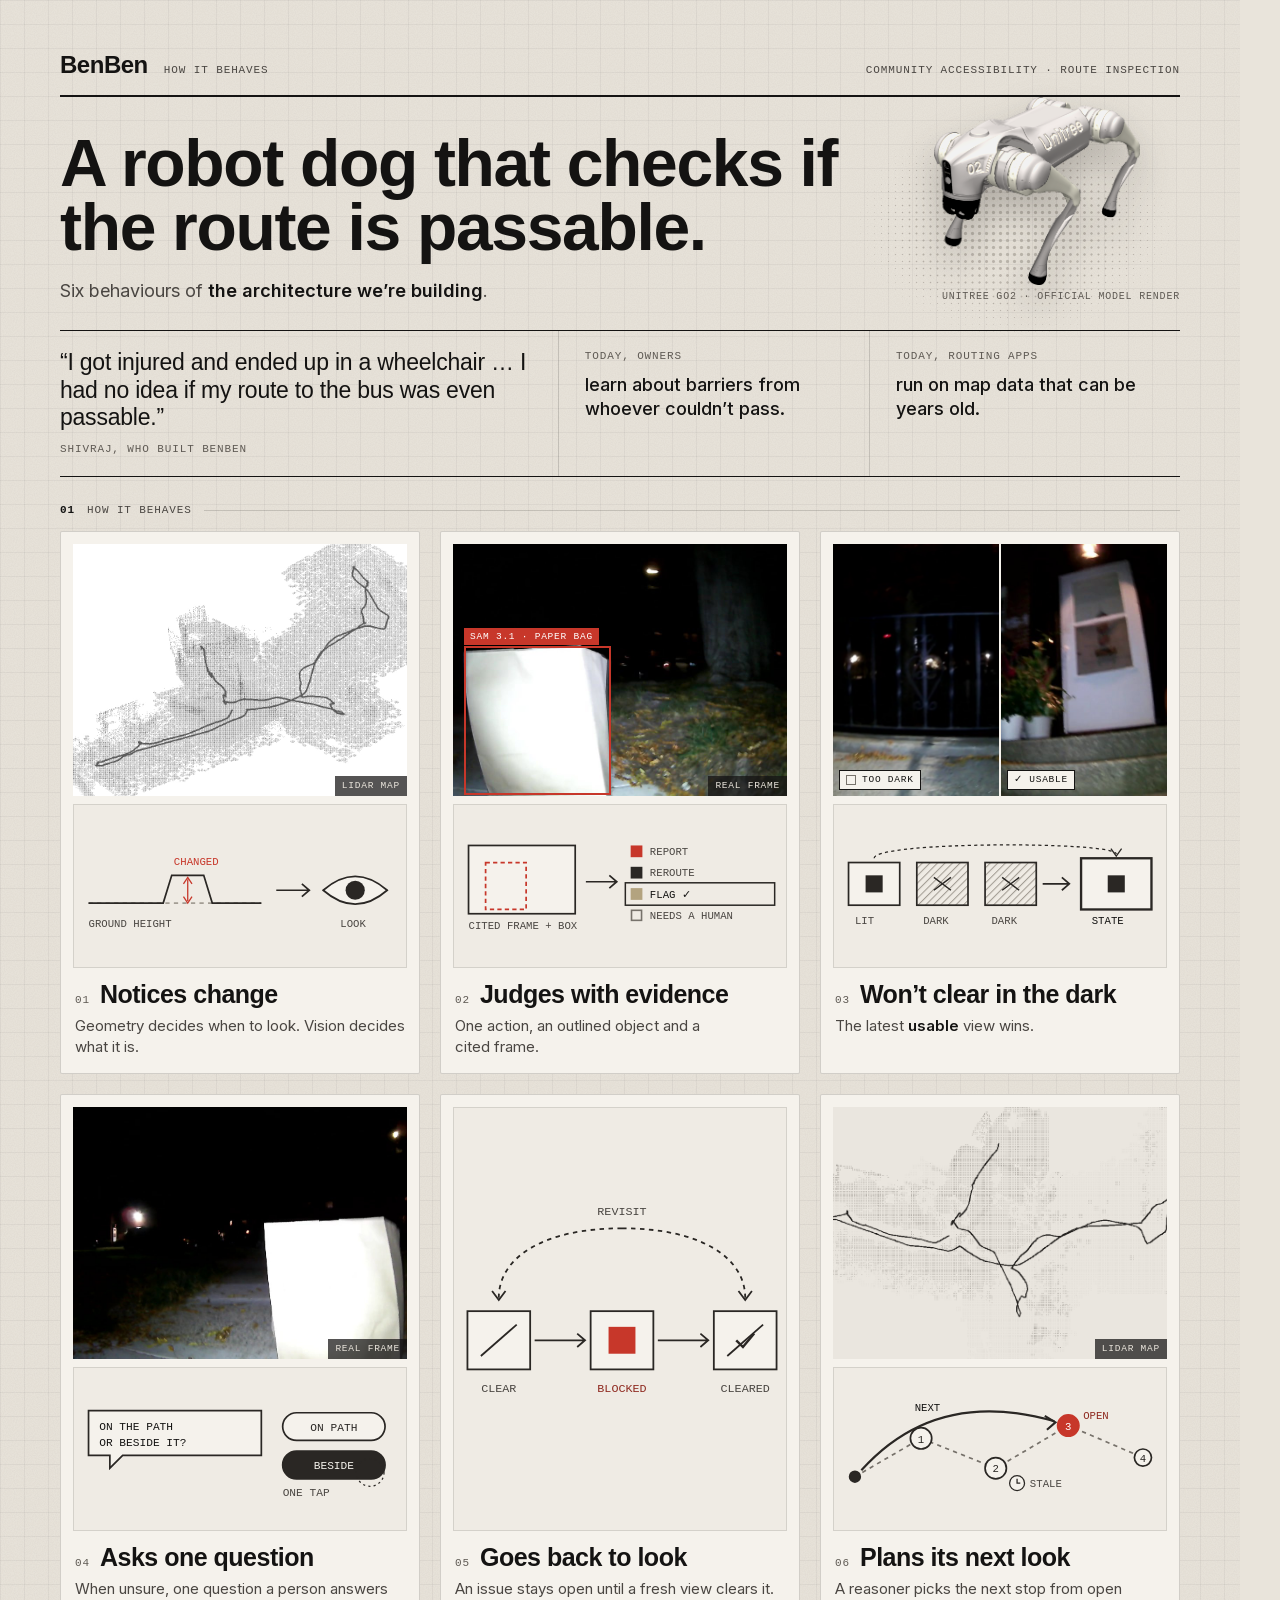
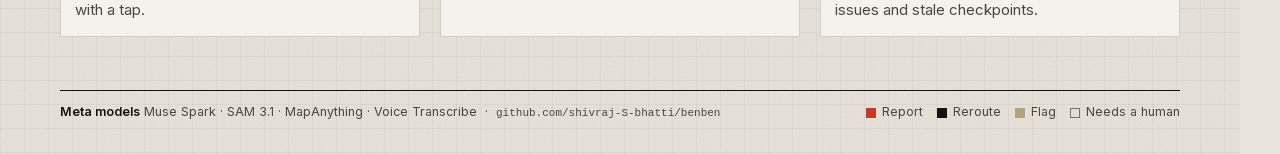
<file: docs/onepagers/today.html>
<!doctype html>
<html lang="en">
<head>
<meta charset="utf-8">
<title>BenBen: how it behaves</title>
<style>
@font-face { font-family: "Inter"; src: url("../../app/static/fonts/Inter-Latin.woff2") format("woff2"); font-weight: 100 900; }
@page { size: 1240px 1754px; margin: 0; }
:root {
  --ink: #141312; --ink2: #1e1c1a; --ink3: #2a2724;
  --g1: #4a4642; --g2: #5f5a54; --g3: #77726b; --g4: #a39d94;
  --paper: #e9e4db; --card: #f5f2ec; --card2: #efebe4; --shade: #ddd6ca;
  --red: #c7372a; --red-d: #8f2a20; --red-m: #e0786b; --khaki: #b3a37f;
  --hair: rgba(20,19,18,.16);
  --disp: "Helvetica Neue", Helvetica, Arial, sans-serif;
  --mono: "SF Mono", ui-monospace, Menlo, monospace;
}
* { box-sizing: border-box; margin: 0; padding: 0; }
html, body { width: 1240px; height: 1754px; background: var(--paper); -webkit-print-color-adjust: exact; print-color-adjust: exact; }
body { font-family: "Inter", sans-serif; color: var(--ink); font-size: 15px; line-height: 1.45; }
.page { position: relative; width: 1240px; height: 1754px; overflow: hidden; padding: 48px 60px 0;
  background:
    url("data:image/svg+xml,%3Csvg xmlns='http://www.w3.org/2000/svg' width='220' height='220'%3E%3Cfilter id='n'%3E%3CfeTurbulence type='fractalNoise' baseFrequency='.9' numOctaves='2' stitchTiles='stitch'/%3E%3CfeColorMatrix values='0 0 0 0 .08 0 0 0 0 .07 0 0 0 0 .06 0 0 0 .06 0'/%3E%3C/filter%3E%3Crect width='100%25' height='100%25' filter='url(%23n)'/%3E%3C/svg%3E"),
    linear-gradient(rgba(20,19,18,.045) 1px, transparent 1px) 0 0 / 24px 24px,
    linear-gradient(90deg, rgba(20,19,18,.045) 1px, transparent 1px) 0 0 / 24px 24px,
    var(--paper); }
.mono { font-family: var(--mono); font-size: 11px; letter-spacing: .08em; text-transform: uppercase; }
.disp { font-family: var(--disp); font-weight: 700; letter-spacing: -.02em; }
.card { background: var(--card); border: 1px solid var(--hair); border-radius: 2px; }
.sw { display: inline-block; width: 10px; height: 10px; flex: none; }
.a-report { background: var(--red); } .a-reroute { background: var(--ink); } .a-flag { background: var(--khaki); }
.a-human { background: transparent; border: 1.5px solid var(--g3); }
.chip { display: inline-flex; align-items: center; gap: 6px; padding: 3px 7px; border: 1px solid var(--ink); background: var(--card); color: var(--ink);
  font-family: var(--mono); font-size: 10.5px; letter-spacing: .08em; text-transform: uppercase; white-space: nowrap; }

/* masthead */
.mast { display: flex; align-items: baseline; justify-content: space-between; padding-bottom: 12px; border-bottom: 2px solid var(--ink); }
.mast .wm { font-family: var(--disp); font-weight: 700; font-size: 24px; letter-spacing: -.02em; margin-right: 16px; }
.mast .mono { color: var(--g1); }

/* hero */
.hero { position: relative; display: grid; grid-template-columns: 1fr 330px; padding-bottom: 26px; }
.hero h1 { font-size: 66px; line-height: .98; margin-top: 34px; width: 780px; }
.hero .dek { width: 620px; margin-top: 18px; font-size: 18px; line-height: 1.45; color: var(--g1); }
.hero .dek b { color: var(--ink); font-weight: 600; }
.hero .art { position: relative; }
.hero .ht { position: absolute; left: 0; top: 14px; width: 330px; height: 230px; background: url("assets/op2-halftone.png") 0 0 / 100% 100% no-repeat; opacity: .8; }
.hero img { position: absolute; right: 40px; top: 0; width: 206px;
  filter: sepia(.35) saturate(.85) contrast(1.06) brightness(.95) drop-shadow(0 18px 18px rgba(42,39,36,.28)); }
.hero .cap { position: absolute; right: 0; bottom: 0; color: var(--g2); font-size: 10px; }

/* problem band */
.problem { display: grid; grid-template-columns: 1.6fr 1fr 1fr; border-top: 1px solid var(--ink); border-bottom: 1px solid var(--ink); }
.problem > div { padding: 18px 26px 18px 0; }
.problem > div + div { border-left: 1px solid var(--hair); padding-left: 26px; }
.problem q { display: block; font-family: var(--disp); font-weight: 500; font-size: 23px; line-height: 1.2; letter-spacing: -.01em; quotes: "\201C" "\201D"; }
.problem .who { margin-top: 10px; color: var(--g2); }
.problem .k { color: var(--g2); margin-bottom: 8px; }
.problem .v { font-size: 18px; line-height: 1.3; font-weight: 500; }

/* section heads */
.sh { display: flex; align-items: center; gap: 12px; margin: 26px 0 12px; color: var(--g1); }
.sh b { color: var(--ink); font-weight: 600; }
.sh::after { content: ""; flex: 1; height: 1px; background: var(--hair); }

/* behaviours */
.grid { display: grid; grid-template-columns: repeat(3, minmax(0, 1fr)); gap: 20px; }
.bh { display: flex; flex-direction: column; padding: 12px 12px 16px; }
.ph { position: relative; height: 252px; overflow: hidden; background: var(--ink2); }
.ph img { width: 100%; height: 100%; object-fit: cover; display: block; }
.ph .cap { position: absolute; right: 0; bottom: 0; padding: 3px 7px; background: rgba(20,19,18,.72); color: #e9e4db; font-size: 9.5px; }
.ph.pair { display: grid; grid-template-columns: 1fr 1fr; gap: 2px; background: var(--card); }
.ph.pair > div { position: relative; overflow: hidden; background: var(--ink2); }
.ph.pair .chip { position: absolute; left: 6px; bottom: 6px; font-size: 9.5px; padding: 2px 6px; }
.ph.paper { background: var(--card2); }
.ph.paper img { object-fit: cover; transform: scale(1.12); }
.ph.gray img { filter: grayscale(1) contrast(1.05); }
.fit { position: absolute; top: 0; height: 100%; aspect-ratio: 16 / 9; left: 50%; transform: translateX(-50%); }
.sam { position: absolute; border: 2px solid var(--red); }
.sam span { position: absolute; left: -2px; top: -20px; padding: 2px 6px; background: var(--red); color: #fff; font-size: 9.5px; white-space: nowrap; }
.sk { margin-top: 8px; height: 164px; background: var(--card2); border: 1px solid rgba(20,19,18,.12); display: grid; place-items: center; }
.sk.tall { height: 424px; margin-top: 0; }
.sk svg { display: block; overflow: visible; }
.bh .head { display: flex; align-items: baseline; gap: 10px; margin: 14px 2px 6px; }
.bh .head .mono { color: var(--g2); }
.bh h3 { font-size: 25px; line-height: 1; }
.bh p { margin: 0 2px; font-size: 15px; text-wrap: pretty; color: var(--g1); line-height: 1.4; }
.bh p b { color: var(--ink); font-weight: 600; }

/* footer */
.foot { position: absolute; left: 60px; right: 60px; bottom: 32px; display: flex; justify-content: space-between; align-items: center;
  font-size: 12.5px; color: var(--g1); border-top: 1px solid var(--ink); padding-top: 12px; }
.foot b { color: var(--ink); font-weight: 600; }
.foot .st { display: flex; gap: 14px; align-items: center; }
.foot .st span { display: inline-flex; align-items: center; gap: 6px; }
</style>
</head>
<body>
<div class="page">

  <header class="mast">
    <div><span class="wm">BenBen</span><span class="mono">How it behaves</span></div>
    <span class="mono">Community accessibility · route inspection</span>
  </header>

  <section class="hero">
    <div>
      <h1 class="disp" data-w>A robot dog that checks if the route is passable.</h1>
      <p class="dek" data-w>Six behaviours of <b>the architecture we’re building</b>.</p>
    </div>
    <div class="art">
      <div class="ht"></div>
      <img src="assets/go2-render.png" alt="Unitree Go2 robot dog">
      <span class="cap mono">Unitree Go2 · official model render</span>
    </div>
  </section>

  <section class="problem">
    <div>
      <q data-w>I got injured and ended up in a wheelchair … I had no idea if my route to the bus was even passable.</q>
      <div class="who mono">Shivraj, who built BenBen</div>
    </div>
    <div><div class="k mono">Today, owners</div><div class="v" data-w>learn about barriers from whoever couldn’t pass.</div></div>
    <div><div class="k mono">Today, routing apps</div><div class="v" data-w>run on map data that can be years old.</div></div>
  </section>

  <div class="sh mono"><b>01</b>How it behaves</div>
  <section class="grid">

    <!-- 1 notices change -->
    <div class="bh card">
      <div class="ph paper gray"><img src="assets/m-lidar-iso.jpg" alt="LiDAR voxel map of a route"><span class="cap mono">LiDAR map</span></div>
      <div class="sk">
        <svg width="320" height="90" viewBox="0 0 300 84" fill="none" stroke="#2a2724" stroke-width="1.6" font-family="Menlo,monospace" font-size="10">
          <path d="M8 58 H170" stroke="#a39d94" stroke-dasharray="4 4"/>
          <path d="M8 58 H78 L86 32 H116 L124 58 H170"/>
          <path d="M101 56 V36 M97 40 L101 34 L105 40 M97 52 L101 58 L105 52" stroke-width="1.2" stroke="#c7372a"/>
          <path d="M184 46 H214 M208 40 L215 46 L208 52"/>
          <path d="M228 46 Q258 20 288 46 Q258 72 228 46 Z" fill="#f5f2ec"/>
          <circle cx="258" cy="46" r="9" fill="#2a2724" stroke="none"/>
          <g fill="#4a4642" stroke="none"><text x="8" y="80">GROUND HEIGHT</text><text x="88" y="22" fill="#c7372a">CHANGED</text><text x="244" y="80">LOOK</text></g>
        </svg>
      </div>
      <div class="head"><span class="mono">01</span><h3 class="disp">Notices change</h3></div>
      <p data-w>Geometry decides when to look. Vision decides what it is.</p>
    </div>

    <!-- 2 judges with evidence -->
    <div class="bh card">
      <div class="ph"><div class="fit"><img src="assets/m-frame-048.jpg" alt="Paper bag on a footpath at night">
        <div class="sam" style="left:15.2%;top:40.4%;width:32.7%;height:59.4%"><span class="mono">SAM 3.1 · paper bag</span></div></div>
        <span class="cap mono">Real frame</span></div>
      <div class="sk">
        <svg width="320" height="94" viewBox="0 0 300 88" fill="none" stroke="#2a2724" stroke-width="1.6" font-family="Menlo,monospace" font-size="10">
          <rect x="8" y="6" width="100" height="64" fill="#f5f2ec"/>
          <rect x="24" y="22" width="38" height="44" stroke="#c7372a" stroke-dasharray="4 3"/>
          <path d="M118 40 H146 M140 34 L147 40 L140 46"/>
          <rect x="160" y="6" width="11" height="11" fill="#c7372a" stroke="none"/>
          <rect x="160" y="26" width="11" height="11" fill="#2a2724" stroke="none"/>
          <rect x="155" y="41" width="140" height="21" stroke-width="1.4"/>
          <rect x="160" y="46" width="11" height="11" fill="#b3a37f" stroke="none"/>
          <rect x="160.8" y="66.8" width="9.4" height="9.4" stroke="#77726b" stroke-width="1.5"/>
          <g fill="#4a4642" stroke="none"><text x="178" y="15">REPORT</text><text x="178" y="35">REROUTE</text><text x="178" y="55" fill="#141312">FLAG ✓</text><text x="178" y="75">NEEDS A HUMAN</text><text x="8" y="84">CITED FRAME + BOX</text></g>
        </svg>
      </div>
      <div class="head"><span class="mono">02</span><h3 class="disp">Judges with evidence</h3></div>
      <p data-w>One action, an outlined object and a cited frame.</p>
    </div>

    <!-- 3 won't clear in the dark -->
    <div class="bh card">
      <div class="ph pair">
        <div><img src="assets/op-frame-022.jpg" alt="Dark frame of a railing"><span class="chip"><i class="sw a-human"></i>Too dark</span></div>
        <div><img src="assets/hero-frame-010.jpg" alt="Lit frame of steps to a door" style="object-position:60% 50%"><span class="chip">✓ Usable</span></div>
      </div>
      <div class="sk">
        <svg width="320" height="94" viewBox="0 0 300 88" fill="none" stroke="#2a2724" stroke-width="1.6" font-family="Menlo,monospace" font-size="10">
          <defs><pattern id="hd" width="5" height="5" patternUnits="userSpaceOnUse" patternTransform="rotate(45)"><path d="M0 0 V5" stroke="#a39d94" stroke-width="2"/></pattern></defs>
          <rect x="8" y="22" width="48" height="40" fill="#f5f2ec"/><rect x="24" y="34" width="16" height="16" fill="#2a2724" stroke="none"/>
          <rect x="72" y="22" width="48" height="40" fill="url(#hd)"/>
          <rect x="136" y="22" width="48" height="40" fill="url(#hd)"/>
          <path d="M88 36 L104 48 M104 36 L88 48 M152 36 L168 48 M168 36 L152 48" stroke-width="1.4"/>
          <path d="M190 42 H214 M208 36 L215 42 L208 48"/>
          <rect x="226" y="18" width="66" height="48" stroke-width="2.2" fill="#f5f2ec"/><rect x="251" y="34" width="16" height="16" fill="#2a2724" stroke="none"/>
          <path d="M32 18 C32 2 259 2 259 14" stroke-dasharray="3 3" stroke-width="1.2"/><path d="M254 9 L259 16 L264 9" stroke-width="1.2"/>
          <g fill="#4a4642" stroke="none"><text x="14" y="80">LIT</text><text x="78" y="80">DARK</text><text x="142" y="80">DARK</text><text x="236" y="80" fill="#141312">STATE</text></g>
        </svg>
      </div>
      <div class="head"><span class="mono">03</span><h3 class="disp">Won’t clear in the dark</h3></div>
      <p data-w>The latest <b>usable</b> view wins.</p>
    </div>

    <!-- 4 asks one question -->
    <div class="bh card">
      <div class="ph"><img src="assets/td-frame-047.jpg" alt="Paper bag at the edge of a footpath" style="object-position:30% 70%"><span class="cap mono">Real frame</span></div>
      <div class="sk">
        <svg width="320" height="94" viewBox="0 0 300 88" fill="none" stroke="#2a2724" stroke-width="1.6" font-family="Menlo,monospace" font-size="10.5">
          <path d="M8 8 H170 V50 H40 L28 62 V50 H8 Z" fill="#f5f2ec"/>
          <g fill="#141312" stroke="none"><text x="18" y="26">ON THE PATH</text><text x="18" y="41">OR BESIDE IT?</text></g>
          <rect x="190" y="10" width="96" height="26" rx="13" fill="#f5f2ec"/>
          <rect x="190" y="46" width="96" height="26" rx="13" fill="#2a2724"/>
          <g stroke="none" text-anchor="middle"><text x="238" y="27" fill="#2a2724">ON PATH</text><text x="238" y="63" fill="#f5f2ec">BESIDE</text></g>
          <circle cx="272" cy="66" r="13" stroke-width="1.2" stroke-dasharray="2 3"/>
          <g fill="#4a4642" stroke="none"><text x="190" y="88">ONE TAP</text></g>
        </svg>
      </div>
      <div class="head"><span class="mono">04</span><h3 class="disp">Asks one question</h3></div>
      <p data-w>When unsure, one question a person answers with a tap.</p>
    </div>

    <!-- 5 goes back to look -->
    <div class="bh card">
      <div class="sk tall">
        <svg width="336" height="258" viewBox="0 0 300 230" fill="none" stroke="#2a2724" stroke-width="1.6" font-family="Menlo,monospace" font-size="10.5">
          <path d="M150 34 C 80 34 40 60 40 96 M150 34 C 220 34 260 60 260 96" stroke-dasharray="4 4"/>
          <path d="M34 90 L40 98 L46 90 M254 90 L260 98 L266 90"/>
          <g fill="#4a4642" stroke="none" text-anchor="middle"><text x="150" y="22">REVISIT</text></g>
          <rect x="12" y="108" width="56" height="52" fill="#f5f2ec"/><path d="M24 148 L56 120"/>
          <rect x="122" y="108" width="56" height="52" fill="#f5f2ec"/><rect x="138" y="122" width="24" height="24" fill="#c7372a" stroke="none"/>
          <rect x="232" y="108" width="56" height="52" fill="#f5f2ec"/><path d="M244 148 L276 120"/><path d="M252 134 L258 140 L268 128" stroke-width="2.2"/>
          <path d="M72 134 H116 M110 128 L117 134 L110 140 M182 134 H226 M220 128 L227 134 L220 140"/>
          <g fill="#4a4642" stroke="none" text-anchor="middle"><text x="40" y="180">CLEAR</text><text x="150" y="180" fill="#8f2a20">BLOCKED</text><text x="260" y="180">CLEARED</text></g>
        </svg>
      </div>
      <div class="head"><span class="mono">05</span><h3 class="disp">Goes back to look</h3></div>
      <p data-w>An issue stays open until a fresh view clears it.</p>
    </div>

    <!-- 6 plans its next look -->
    <div class="bh card">
      <div class="ph paper"><img src="assets/op2-map.png" alt="Top-down LiDAR map with a route"><span class="cap mono">LiDAR map</span></div>
      <div class="sk">
        <svg width="320" height="94" viewBox="0 0 300 88" fill="none" stroke="#2a2724" stroke-width="1.6" font-family="Menlo,monospace" font-size="10">
          <path d="M14 70 L76 34 L146 62 L214 22 L284 52" stroke-dasharray="4 4" stroke="#77726b"/>
          <circle cx="14" cy="70" r="5" fill="#2a2724"/>
          <g fill="#f5f2ec"><circle cx="76" cy="34" r="10"/><circle cx="146" cy="62" r="10"/><circle cx="284" cy="52" r="8"/></g>
          <g fill="#2a2724" stroke="none" text-anchor="middle"><text x="76" y="38">1</text><text x="146" y="66">2</text><text x="284" y="56">4</text></g>
          <circle cx="214" cy="22" r="10" fill="#c7372a" stroke="#c7372a"/><text x="214" y="26" fill="#fff" stroke="none" text-anchor="middle">3</text>
          <path d="M20 64 Q90 -14 201 18" stroke-width="2"/><path d="M192 13 L202 19 L194 26" stroke-width="2"/>
          <circle cx="166" cy="76" r="7" fill="#f5f2ec" stroke-width="1.2"/><path d="M166 72 V76 H169" stroke-width="1.2"/>
          <g fill="#4a4642" stroke="none"><text x="178" y="80">STALE</text><text x="228" y="16" fill="#8f2a20">OPEN</text><text x="70" y="8" fill="#141312">NEXT</text></g>
        </svg>
      </div>
      <div class="head"><span class="mono">06</span><h3 class="disp">Plans its next look</h3></div>
      <p data-w>A reasoner picks the next stop from open issues and stale checkpoints.</p>
    </div>

  </section>

  <footer class="foot">
    <div><b>Meta models</b> Muse Spark · SAM 3.1 · MapAnything · Voice Transcribe &nbsp;·&nbsp; <span class="mono" style="text-transform:none;letter-spacing:0">github.com/shivraj-S-bhatti/benben</span></div>
    <div class="st">
      <span><i class="sw a-report"></i>Report</span>
      <span><i class="sw a-reroute"></i>Reroute</span>
      <span><i class="sw a-flag"></i>Flag</span>
      <span><i class="sw a-human"></i>Needs a human</span>
    </div>
  </footer>
</div>
</body>
</html>
</file>
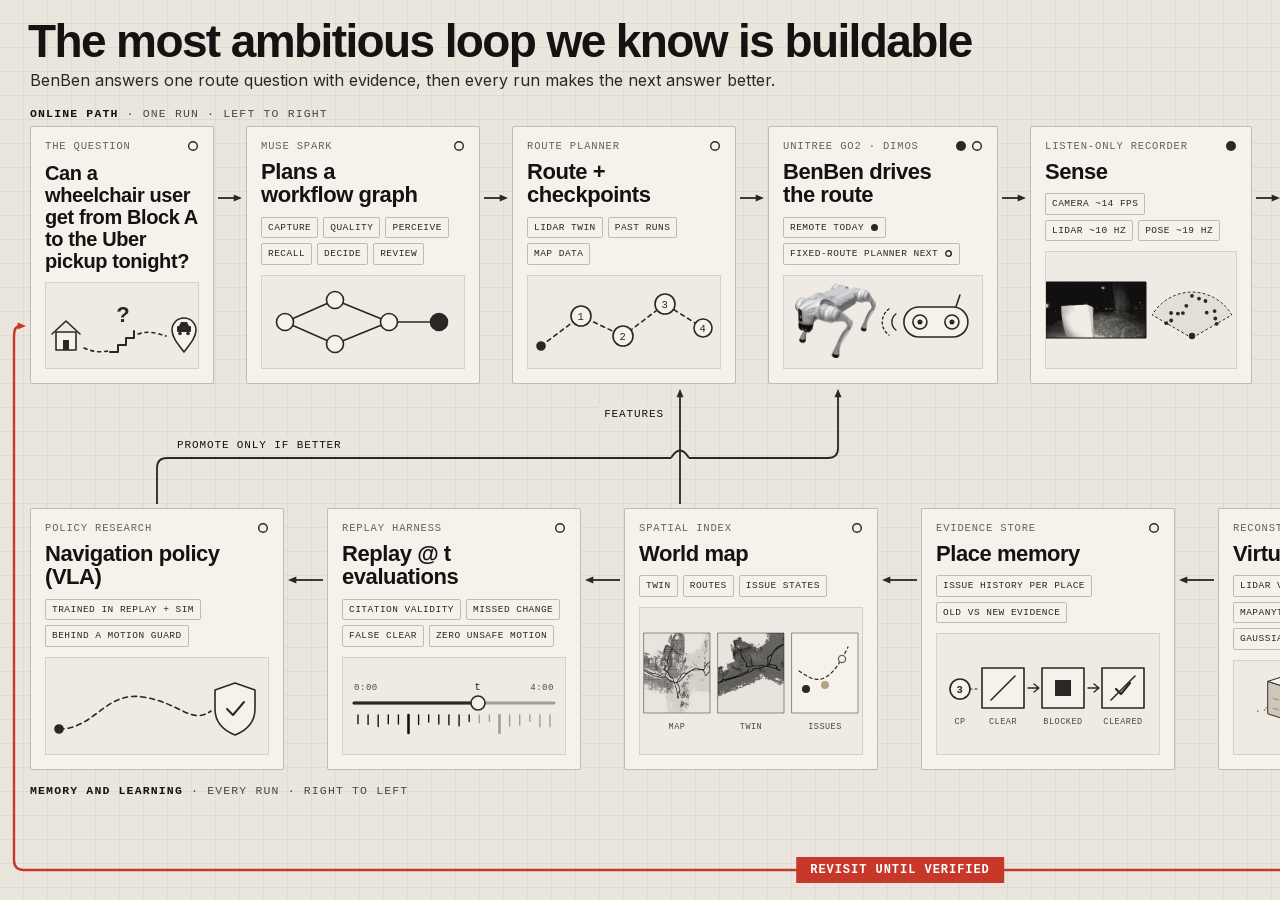
<file: docs/turbo/assets/benben-loop-v2.html>
<!doctype html>
<html lang="en"><head><meta charset="utf-8"><title>BenBen loop</title>
<meta name="description" content="Top row, one run: a question, a Muse Spark workflow plan, route and checkpoints, BenBen driving, sensing, perception and triage, then human review and action. Bottom row, every run: the run archive feeds a virtual twin, place memory, a world map, replay evaluations and a navigation policy that is promoted only if it beats the current one. Dots mark what is built, what is wired and what is next.">
<style>
@font-face { font-family: "Inter"; src: url("../../../app/static/fonts/Inter-Latin.woff2") format("woff2"); font-weight: 100 900; }
* { box-sizing: border-box; margin: 0; padding: 0; }
html, body { width: 1800px; height: 900px; overflow: hidden; background: #ebe6dd; }
body { position: relative; font-family: Inter, system-ui, sans-serif; color: #141312; -webkit-font-smoothing: antialiased;
  background-image: linear-gradient(rgba(20,19,18,.05) 1px, transparent 1px), linear-gradient(90deg, rgba(20,19,18,.05) 1px, transparent 1px);
  background-size: 24px 24px; background-position: -1px -1px; }
.mono, .k, .chip, .lane, .wlabel, .legend b { font-family: 'SF Mono', ui-monospace, Menlo, monospace; text-transform: uppercase; }
h1 { position: absolute; left: 28px; top: 18px; font-family: "Helvetica Neue", Helvetica, Arial, sans-serif; font-weight: 700;
  font-size: 46px; line-height: 1; letter-spacing: -.035em; }
.sub { position: absolute; left: 30px; top: 70px; font-size: 16px; color: #2a2724; }
.legend { position: absolute; left: 1290px; top: 30px; width: 480px; height: 40px; background: #f5f2ec; border: 1px solid rgba(20,19,18,.22);
  border-radius: 2px; display: flex; align-items: center; gap: 26px; padding: 0 16px; font-size: 15px; color: #141312; }
.legend span { display: inline-flex; align-items: center; gap: 8px; }
.legend b { margin-left: auto; font-weight: 400; font-size: 11.5px; letter-spacing: .1em; color: #66615b; }
.lane { position: absolute; font-size: 11.5px; letter-spacing: .1em; color: #4a4642; }
.lane b { color: #141312; font-weight: 600; }
.card { position: absolute; background: #f5f2ec; border: 1px solid rgba(20,19,18,.24); border-radius: 2px; padding: 13px 14px 14px;
  display: flex; flex-direction: column; }
.card.dark { background: #1e1c1a; border-color: #141312; color: #efebe4; }
.k { display: flex; justify-content: space-between; align-items: center; font-size: 10.5px; letter-spacing: .08em; color: #66615b; white-space: nowrap; }
.dark .k { color: #b5aea4; }
.dots { display: inline-flex; gap: 4px; }
.dot { display: block; }
.t { font-family: "Helvetica Neue", Helvetica, Arial, sans-serif; font-weight: 700; font-size: 22px; line-height: 1.06; letter-spacing: -.02em; margin-top: 8px; }
.q { font-family: "Helvetica Neue", Helvetica, Arial, sans-serif; font-weight: 700; font-size: 20px; line-height: 1.1; letter-spacing: -.02em; margin-top: 10px; }
.chips { display: flex; flex-wrap: wrap; gap: 5px; margin-top: 10px; }
.chip { display: inline-flex; align-items: center; gap: 6px; font-size: 9.5px; letter-spacing: .05em; line-height: 1; padding: 5px 6px;
  border: 1px solid rgba(20,19,18,.24); border-radius: 2px; white-space: nowrap; color: #2a2724; }
.dark .chip { border-color: rgba(239,235,228,.28); color: #efebe4; }
.well { margin-top: 10px; flex: 1; min-height: 80px; background: #efebe4; border: 1px solid rgba(20,19,18,.12);
  display: grid; place-items: center; overflow: hidden; }
.dark .well { background: #141312; border-color: rgba(239,235,228,.14); }
.dark .well svg { stroke: #efebe4; }
.well svg { display: block; }
svg.wires { position: absolute; left: 0; top: 0; pointer-events: none; }
.wlabel { position: absolute; font-size: 11px; letter-spacing: .08em; color: #141312; background: #ebe6dd; padding: 3px 6px; white-space: nowrap; }
.wlabel.loop { background: #c7372a; color: #fff; font-weight: 600; font-size: 12px; padding: 6px 14px; }
.acts { position: absolute; display: grid; grid-template-columns: auto auto; gap: 6px 8px; justify-items: start; }
.chip.act { height: 24px; font-size: 10px; padding: 0 8px; background: #f5f2ec; border-color: rgba(20,19,18,.3); color: #141312; }
.chip.act i { width: 8px; height: 8px; border-radius: 50%; display: inline-block; }
.chip.flag { background: #b3a37f; border-color: #b3a37f; font-weight: 600; }
.chip.report { border-color: #c7372a; color: #c7372a; font-weight: 600; }
</style></head>
<body role="img" aria-label="The most ambitious BenBen loop we know is buildable. Top row, one run: a question, a Muse Spark workflow plan, route and checkpoints, BenBen driving, sensing, perception and triage, then human review and action. Bottom row, every run: the run archive feeds a virtual twin, place memory, a world map, replay evaluations and a navigation policy that is promoted only if it beats the current one. Dots mark what is built, what is wired and what is next.">
<h1>The most ambitious loop we know is buildable</h1>
<p class="sub">BenBen answers one route question with evidence, then every run makes the next answer better.</p>
<div class="legend"><span><svg class="dot" width="14" height="14" viewBox="0 0 14 14"><circle cx="7" cy="7" r="6" fill="#2a2724"/></svg>built</span><span><svg class="dot" width="14" height="14" viewBox="0 0 14 14"><circle cx="7" cy="7" r="5.3" fill="#f5f2ec" stroke="#2a2724" stroke-width="1.4"/><path d="M7 1.7 A5.3 5.3 0 0 0 7 12.3 Z" fill="#2a2724"/></svg>wired</span><span><svg class="dot" width="14" height="14" viewBox="0 0 14 14"><circle cx="7" cy="7" r="5.3" fill="none" stroke="#2a2724" stroke-width="1.4"/></svg>next</span><b>Status</b></div>
<div class="lane" style="left:30px;top:107px"><b>Online path</b> · one run · left to right</div>
<div class="lane" style="left:30px;top:784px"><b>Memory and learning</b> · every run · right to left</div>
<svg class="wires" width="1800" height="900" viewBox="0 0 1800 900"><path d="M218.0 198.0 L235.0 198.0" fill="none" stroke="#2a2724" stroke-width="1.8" stroke-linejoin="round"/><path d="M233.7 201.5 L242.0 198.0 L233.7 194.5 Z" fill="#2a2724"/><path d="M484.0 198.0 L501.0 198.0" fill="none" stroke="#2a2724" stroke-width="1.8" stroke-linejoin="round"/><path d="M499.7 201.5 L508.0 198.0 L499.7 194.5 Z" fill="#2a2724"/><path d="M740.0 198.0 L757.0 198.0" fill="none" stroke="#2a2724" stroke-width="1.8" stroke-linejoin="round"/><path d="M755.7 201.5 L764.0 198.0 L755.7 194.5 Z" fill="#2a2724"/><path d="M1002.0 198.0 L1019.0 198.0" fill="none" stroke="#2a2724" stroke-width="1.8" stroke-linejoin="round"/><path d="M1017.7 201.5 L1026.0 198.0 L1017.7 194.5 Z" fill="#2a2724"/><path d="M1256.0 198.0 L1273.0 198.0" fill="none" stroke="#2a2724" stroke-width="1.8" stroke-linejoin="round"/><path d="M1271.7 201.5 L1280.0 198.0 L1271.7 194.5 Z" fill="#2a2724"/><path d="M1518.0 198.0 L1535.0 198.0" fill="none" stroke="#2a2724" stroke-width="1.8" stroke-linejoin="round"/><path d="M1533.7 201.5 L1542.0 198.0 L1533.7 194.5 Z" fill="#2a2724"/><path d="M1511.0 580.0 L1483.0 580.0" fill="none" stroke="#2a2724" stroke-width="1.8" stroke-linejoin="round"/><path d="M1484.3 576.5 L1476.0 580.0 L1484.3 583.5 Z" fill="#2a2724"/><path d="M1214.0 580.0 L1186.0 580.0" fill="none" stroke="#2a2724" stroke-width="1.8" stroke-linejoin="round"/><path d="M1187.3 576.5 L1179.0 580.0 L1187.3 583.5 Z" fill="#2a2724"/><path d="M917.0 580.0 L889.0 580.0" fill="none" stroke="#2a2724" stroke-width="1.8" stroke-linejoin="round"/><path d="M890.3 576.5 L882.0 580.0 L890.3 583.5 Z" fill="#2a2724"/><path d="M620.0 580.0 L592.0 580.0" fill="none" stroke="#2a2724" stroke-width="1.8" stroke-linejoin="round"/><path d="M593.3 576.5 L585.0 580.0 L593.3 583.5 Z" fill="#2a2724"/><path d="M323.0 580.0 L295.0 580.0" fill="none" stroke="#2a2724" stroke-width="1.8" stroke-linejoin="round"/><path d="M296.3 576.5 L288.0 580.0 L296.3 583.5 Z" fill="#2a2724"/><path d="M1726.0 388.0 L1726.0 496.0" fill="none" stroke="#2a2724" stroke-width="1.8" stroke-linejoin="round"/><path d="M1722.5 494.7 L1726.0 503.0 L1729.5 494.7 Z" fill="#2a2724"/><path d="M680.0 504.0 L680.0 396.0" fill="none" stroke="#2a2724" stroke-width="1.8" stroke-linejoin="round"/><path d="M683.5 397.3 L680.0 389.0 L676.5 397.3 Z" fill="#2a2724"/><path d="M157.0 504.0 L157.0 468.0 Q157.0 458 167.0 458.0 L671.0 458.0" fill="none" stroke="#2a2724" stroke-width="1.8" stroke-linejoin="round"/><path d="M671.0 458 Q680.0 443 689.0 458" fill="none" stroke="#2a2724" stroke-width="1.8"/><path d="M689.0 458.0 L828.0 458.0 Q838 458 838.0 448.0 L838.0 396.0" fill="none" stroke="#2a2724" stroke-width="1.8" stroke-linejoin="round"/><path d="M841.5 397.3 L838.0 389.0 L834.5 397.3 Z" fill="#2a2724"/><path d="M1774.0 326.0 L1780.0 326.0 Q1786 326 1786.0 336.0 L1786.0 860.0 Q1786 870 1776.0 870.0 L24.0 870.0 Q14 870 14.0 860.0 L14.0 336.0 Q14 326 20.0 326.0 L19.0 326.0" fill="none" stroke="#c7372a" stroke-width="2.4" stroke-linejoin="round"/><path d="M17.7 329.5 L26.0 326.0 L17.7 322.5 Z" fill="#c7372a"/><path d="M1298 386 V442 M1298 412 H1308 M1298 442 H1308" fill="none" stroke="#2a2724" stroke-width="1.4"/></svg><div class="wlabel" style="left:1716px;top:472.0px;transform:translate(-100%,-50%)">every step</div><div class="wlabel" style="left:670.0px;top:414px;transform:translate(-100%,-50%)">features</div><div class="wlabel" style="left:171.0px;top:445px;transform:translate(0,-50%)">promote only if better</div><div class="wlabel loop" style="left:900.0px;top:870px;transform:translate(-50%,-50%)">revisit until verified</div><div class="acts" style="left:1312px;top:400px"><span class="chip act"><i style="background:#2a2724"></i>Reroute</span><span class="chip act flag"><i style="background:#2a2724"></i>Flag for service</span><span class="chip act report"><i style="background:#c7372a;border-radius:0"></i>Report an issue</span><span class="chip act"><i style="border:1.5px solid #a39d94;background:transparent"></i>Needs a human</span></div>
<div class="card" style="left:30px;top:126px;width:184px;height:258px"><div class="k"><span>The question</span><span class="dots"><svg class="dot" width="12" height="12" viewBox="0 0 12 12"><circle cx="6" cy="6" r="4.3" fill="none" stroke="#2a2724" stroke-width="1.4"/></svg></span></div><p class="q">Can a wheelchair user get from Block A to the Uber pickup tonight?</p><div class="well"><svg width="160" height="72" viewBox="0 0 160 72" fill="none" stroke="#2a2724" stroke-width="1.6" stroke-linecap="round" stroke-linejoin="round" font-family="'SF Mono', ui-monospace, Menlo, monospace" ><path d="M6 44 L20 31 L34 44"/><rect x="10" y="42" width="20" height="18" fill="#f5f2ec"/>
<rect x="17" y="50" width="6" height="10" fill="#2a2724" stroke="none"/>
<path d="M38 58 C50 63 56 62 62 61" stroke-dasharray="3 4"/>
<path d="M64 62 H72 V55 H80 V48 H88 V41" stroke-width="2"/>
<text x="77" y="32" font-family="Helvetica Neue, Helvetica, Arial" font-weight="700" font-size="22" fill="#2a2724" stroke="none" text-anchor="middle">?</text>
<path d="M92 44 C104 40 112 44 120 46" stroke-dasharray="3 4"/>
<path d="M138 62 C131 53 126 47 126 40 A12 12 0 1 1 150 40 C150 47 145 53 138 62 Z" fill="#f5f2ec"/>
<rect x="131" y="36" width="14" height="6" rx="1" fill="#2a2724" stroke="none"/><path d="M133 36 L135 32 H141 L143 36" fill="#2a2724" stroke="none"/>
<circle cx="134" cy="43.5" r="1.8" fill="#2a2724" stroke="none"/><circle cx="142" cy="43.5" r="1.8" fill="#2a2724" stroke="none"/></svg></div></div><div class="card" style="left:246px;top:126px;width:234px;height:258px"><div class="k"><span>Muse Spark</span><span class="dots"><svg class="dot" width="12" height="12" viewBox="0 0 12 12"><circle cx="6" cy="6" r="4.3" fill="none" stroke="#2a2724" stroke-width="1.4"/></svg></span></div><div class="t">Plans a<br>workflow graph</div><div class="chips"><span class="chip">capture</span><span class="chip">quality</span><span class="chip">perceive</span><span class="chip">recall</span><span class="chip">decide</span><span class="chip">review</span></div><div class="well"><svg width="180" height="76" viewBox="0 0 180 76" fill="none" stroke="#2a2724" stroke-width="1.6" stroke-linecap="round" stroke-linejoin="round" font-family="'SF Mono', ui-monospace, Menlo, monospace" ><line x1="12" y1="38" x2="62" y2="16"/><line x1="12" y1="38" x2="62" y2="60"/><line x1="62" y1="16" x2="116" y2="38"/><line x1="62" y1="60" x2="116" y2="38"/><line x1="116" y1="38" x2="166" y2="38"/><circle cx="12" cy="38" r="8.5" fill="#f5f2ec"/><circle cx="62" cy="16" r="8.5" fill="#f5f2ec"/><circle cx="62" cy="60" r="8.5" fill="#f5f2ec"/><circle cx="116" cy="38" r="8.5" fill="#f5f2ec"/><circle cx="166" cy="38" r="8.5" fill="#2a2724"/></svg></div></div><div class="card" style="left:512px;top:126px;width:224px;height:258px"><div class="k"><span>Route planner</span><span class="dots"><svg class="dot" width="12" height="12" viewBox="0 0 12 12"><circle cx="6" cy="6" r="4.3" fill="none" stroke="#2a2724" stroke-width="1.4"/></svg></span></div><div class="t">Route +<br>checkpoints</div><div class="chips"><span class="chip">LiDAR twin</span><span class="chip">past runs</span><span class="chip">map data</span></div><div class="well"><svg width="182" height="76" viewBox="0 0 182 76" fill="none" stroke="#2a2724" stroke-width="1.6" stroke-linecap="round" stroke-linejoin="round" font-family="'SF Mono', ui-monospace, Menlo, monospace" ><path d="M8 62 L48 32 L90 52 L132 20 L170 44" stroke-dasharray="4 4"/>
<circle cx="8" cy="62" r="4" fill="#2a2724"/>
<g fill="#f5f2ec"><circle cx="48" cy="32" r="10"/><circle cx="90" cy="52" r="10"/><circle cx="132" cy="20" r="10"/><circle cx="170" cy="44" r="9"/></g>
<text x="48" y="35.5" font-size="10.5" fill="#2a2724" stroke="none" text-anchor="middle" font-weight="400" letter-spacing=".06em">1</text><text x="90" y="55.5" font-size="10.5" fill="#2a2724" stroke="none" text-anchor="middle" font-weight="400" letter-spacing=".06em">2</text><text x="132" y="23.5" font-size="10.5" fill="#2a2724" stroke="none" text-anchor="middle" font-weight="400" letter-spacing=".06em">3</text><text x="170" y="47.5" font-size="10.5" fill="#2a2724" stroke="none" text-anchor="middle" font-weight="400" letter-spacing=".06em">4</text></svg></div></div><div class="card" style="left:768px;top:126px;width:230px;height:258px"><div class="k"><span>Unitree Go2 · DimOS</span><span class="dots"><svg class="dot" width="12" height="12" viewBox="0 0 12 12"><circle cx="6" cy="6" r="5" fill="#2a2724"/></svg><svg class="dot" width="12" height="12" viewBox="0 0 12 12"><circle cx="6" cy="6" r="4.3" fill="none" stroke="#2a2724" stroke-width="1.4"/></svg></span></div><div class="t">BenBen drives<br>the route</div><div class="chips"><span class="chip">remote today<svg class="dot" width="9.0" height="9.0" viewBox="0 0 9.0 9.0"><circle cx="4.5" cy="4.5" r="3.5" fill="#2a2724"/></svg></span><span class="chip">fixed-route planner next<svg class="dot" width="9.0" height="9.0" viewBox="0 0 9.0 9.0"><circle cx="4.5" cy="4.5" r="2.8" fill="none" stroke="#2a2724" stroke-width="1.4"/></svg></span></div><div class="well"><svg width="177" height="76" viewBox="0 0 177 76" fill="none" stroke="#2a2724" stroke-width="1.6" stroke-linecap="round" stroke-linejoin="round" font-family="'SF Mono', ui-monospace, Menlo, monospace" ><image href="../../onepagers/assets/lv2-go2.png" x="0" y="0" width="80.9" height="74"/>
<path d="M100.90666666666667 30 A10 10 0 0 0 100.90666666666667 46" stroke-width="1.4"/><path d="M93.90666666666667 25 A16 16 0 0 0 93.90666666666667 51" stroke-width="1.4" stroke-dasharray="2 3"/>
<rect x="108.90666666666667" y="23" width="64" height="30" rx="15" fill="#f5f2ec"/>
<circle cx="124.90666666666667" cy="38" r="7"/><circle cx="124.90666666666667" cy="38" r="2.5" fill="#2a2724" stroke="none"/>
<circle cx="156.90666666666667" cy="38" r="7"/><circle cx="156.90666666666667" cy="38" r="2.5" fill="#2a2724" stroke="none"/>
<line x1="160.90666666666667" y1="23" x2="164.90666666666667" y2="11"/></svg></div></div><div class="card" style="left:1030px;top:126px;width:222px;height:258px"><div class="k"><span>Listen-only recorder</span><span class="dots"><svg class="dot" width="12" height="12" viewBox="0 0 12 12"><circle cx="6" cy="6" r="5" fill="#2a2724"/></svg></span></div><div class="t">Sense</div><div class="chips"><span class="chip">camera ~14 fps</span><span class="chip">LiDAR ~10 Hz</span><span class="chip">pose ~19 Hz</span></div><div class="well"><svg width="194" height="76" viewBox="0 0 194 76" fill="none" stroke="#2a2724" stroke-width="1.6" stroke-linecap="round" stroke-linejoin="round" font-family="'SF Mono', ui-monospace, Menlo, monospace" ><image href="../../onepagers/assets/lv2-frame.jpg" x="0" y="10" width="100" height="56" preserveAspectRatio="xMidYMid slice"/><rect x="0" y="10" width="100" height="56" stroke="#141312" stroke-width="1"/><path d="M146 66 L106.2 43.0 A46 46 0 0 1 185.8 43.0 Z" fill="rgba(20,19,18,.06)" stroke-width="1" stroke-dasharray="2 3"/><circle cx="120.3" cy="51.2" r="1.9" fill="#2a2724" stroke="none"/><circle cx="125.2" cy="48.5" r="1.9" fill="#2a2724" stroke="none"/><circle cx="125.1" cy="41.0" r="1.9" fill="#2a2724" stroke="none"/><circle cx="131.9" cy="41.6" r="1.9" fill="#2a2724" stroke="none"/><circle cx="136.9" cy="41.1" r="1.9" fill="#2a2724" stroke="none"/><circle cx="140.3" cy="33.8" r="1.9" fill="#2a2724" stroke="none"/><circle cx="146.0" cy="23.8" r="1.9" fill="#2a2724" stroke="none"/><circle cx="153.0" cy="26.6" r="1.9" fill="#2a2724" stroke="none"/><circle cx="159.5" cy="29.0" r="1.9" fill="#2a2724" stroke="none"/><circle cx="160.7" cy="40.6" r="1.9" fill="#2a2724" stroke="none"/><circle cx="168.6" cy="39.1" r="1.9" fill="#2a2724" stroke="none"/><circle cx="169.3" cy="46.5" r="1.9" fill="#2a2724" stroke="none"/><circle cx="170.7" cy="51.8" r="1.9" fill="#2a2724" stroke="none"/><circle cx="146" cy="64" r="3.2" fill="#2a2724" stroke="none"/></svg></div></div><div class="card dark" style="left:1284px;top:126px;width:230px;height:258px"><div class="k"><span>SAM 3.1 + Muse Spark</span><span class="dots"><svg class="dot" width="12" height="12" viewBox="0 0 12 12"><circle cx="6" cy="6" r="5" fill="#efebe4"/></svg></span></div><div class="t">Perceive +<br>decide</div><div class="chips"><span class="chip">SAM 3.1 boxes</span><span class="chip">Muse Spark triage</span></div><div class="well"><svg width="214" height="76" viewBox="0 0 214 76" fill="none" stroke="#2a2724" stroke-width="1.6" stroke-linecap="round" stroke-linejoin="round" font-family="'SF Mono', ui-monospace, Menlo, monospace" ><image href="../../onepagers/assets/lv2-bag.jpg" x="0" y="4" width="124" height="70" preserveAspectRatio="xMidYMid slice"/><rect x="30.5" y="7.3" width="65.3" height="65.2" fill="rgba(199,55,42,.12)" stroke="#c7372a" stroke-width="2"/><rect x="29.5" y="7.3" width="56" height="12" fill="#c7372a" stroke="none"/><text x="33.5" y="16.1" font-size="7.5" fill="#fff" stroke="none" text-anchor="start" font-weight="600" letter-spacing=".06em">PAPER BAG</text><circle cx="142" cy="15" r="4" fill="#efebe4" stroke="none"/><text x="155" y="18.3" font-size="8.5" fill="#8f887f" stroke="none" text-anchor="start" font-weight="400" letter-spacing=".06em">REROUTE</text><circle cx="142" cy="31" r="8" stroke="#b3a37f" stroke-width="1.2"/><circle cx="142" cy="31" r="4" fill="#b3a37f" stroke="none"/><text x="155" y="34.3" font-size="8.5" fill="#efebe4" stroke="none" text-anchor="start" font-weight="600" letter-spacing=".06em">FLAG</text><rect x="138.2" y="43.2" width="7.6" height="7.6" fill="#c7372a" stroke="none"/><text x="155" y="50.3" font-size="8.5" fill="#8f887f" stroke="none" text-anchor="start" font-weight="400" letter-spacing=".06em">REPORT</text><circle cx="142" cy="63" r="3.6" stroke="#a39d94" stroke-width="1.3"/><text x="155" y="66.3" font-size="8.5" fill="#8f887f" stroke="none" text-anchor="start" font-weight="400" letter-spacing=".06em">HUMAN</text></svg></div></div><div class="card" style="left:1546px;top:126px;width:224px;height:258px"><div class="k"><span>Workbench · ask-Muse</span><span class="dots"><svg class="dot" width="12" height="12" viewBox="0 0 12 12"><circle cx="6" cy="6" r="4.3" fill="#f5f2ec" stroke="#2a2724" stroke-width="1.4"/><path d="M6 1.7 A4.3 4.3 0 0 0 6 10.3 Z" fill="#2a2724"/></svg></span></div><div class="t">Review → act</div><div class="chips"><span class="chip">human approves</span><span class="chip">receipt</span><span class="chip">revisit</span></div><div class="well"><svg width="172" height="76" viewBox="0 0 172 76" fill="none" stroke="#2a2724" stroke-width="1.6" stroke-linecap="round" stroke-linejoin="round" font-family="'SF Mono', ui-monospace, Menlo, monospace" ><rect x="2" y="23" width="96" height="30" rx="2" fill="#f5f2ec"/>
<circle cx="18" cy="38" r="9" fill="#2a2724" stroke="none"/><path d="M13.5 38 L17 41.5 L23 34.5" stroke="#f5f2ec" stroke-width="2"/>
<text x="33" y="41.5" font-size="10" fill="#2a2724" stroke="none" text-anchor="start" font-weight="600" letter-spacing=".06em">APPROVE</text>
<path d="M104 38 H118 M114 34 L119 38 L114 42"/>
<path d="M128 6 H168 V66 L163 70 L158 66 L153 70 L148 66 L143 70 L138 66 L133 70 L128 66 Z" fill="#f5f2ec"/>
<path d="M134 15 H154" stroke-width="2.4"/><path d="M134 24 H162 M134 31 H158 M134 38 H162" stroke-width="1.2" stroke="#66615b"/>
<circle cx="155" cy="53" r="7"/><path d="M151.5 53 L154 55.5 L158.5 50.5"/></svg></div></div><div class="card" style="left:1515px;top:508px;width:254px;height:262px"><div class="k"><span>SQLite + run folder</span><span class="dots"><svg class="dot" width="12" height="12" viewBox="0 0 12 12"><circle cx="6" cy="6" r="5" fill="#2a2724"/></svg></span></div><div class="t">Run archive</div><div class="chips"><span class="chip">video.mp4</span><span class="chip">lidar/*.npy</span><span class="chip">poses.jsonl</span></div><div class="well"><svg width="210" height="80" viewBox="0 0 210 80" fill="none" stroke="#2a2724" stroke-width="1.6" stroke-linecap="round" stroke-linejoin="round" font-family="'SF Mono', ui-monospace, Menlo, monospace" ><g fill="#f5f2ec"><path d="M12 6 H50 L62 18 V74 H12 Z"/><path d="M80 6 H118 L130 18 V74 H80 Z"/><path d="M148 6 H186 L198 18 V74 H148 Z"/></g>
<path d="M50 6 V18 H62 M118 6 V18 H130 M186 6 V18 H198" stroke-width="1.2"/>
<path d="M29 32 L43 40 L29 48 Z" fill="#2a2724"/>
<g fill="#2a2724" stroke="none"><circle cx="96" cy="34" r="2"/><circle cx="104" cy="40" r="2"/><circle cx="112" cy="36" r="2"/><circle cx="100" cy="46" r="2"/><circle cx="110" cy="48" r="2"/></g>
<path d="M160 32 H186 M160 40 H184 M160 48 H182" stroke-width="1.2"/>
<text x="37" y="66" font-size="10" fill="#2a2724" stroke="none" text-anchor="middle" font-weight="400" letter-spacing=".06em">mp4</text><text x="105" y="66" font-size="10" fill="#2a2724" stroke="none" text-anchor="middle" font-weight="400" letter-spacing=".06em">npy</text><text x="173" y="66" font-size="10" fill="#2a2724" stroke="none" text-anchor="middle" font-weight="400" letter-spacing=".06em">jsonl</text></svg></div></div><div class="card" style="left:1218px;top:508px;width:254px;height:262px"><div class="k"><span>Reconstruction workers</span><span class="dots"><svg class="dot" width="12" height="12" viewBox="0 0 12 12"><circle cx="6" cy="6" r="5" fill="#2a2724"/></svg></span></div><div class="t">Virtual twin</div><div class="chips"><span class="chip">LiDAR voxel map</span><span class="chip">MapAnything cloud · indoor</span><span class="chip">Gaussian splat · indoor</span></div><div class="well"><svg width="222" height="92" viewBox="0 0 222 92" fill="none" stroke="#2a2724" stroke-width="1.6" stroke-linecap="round" stroke-linejoin="round" font-family="'SF Mono', ui-monospace, Menlo, monospace" ><circle cx="108.7" cy="47.8" r=".9" fill="rgba(20,19,18,.45)" stroke="none"/><circle cx="154.0" cy="59.3" r=".9" fill="rgba(20,19,18,.45)" stroke="none"/><circle cx="123.1" cy="60.0" r=".9" fill="rgba(20,19,18,.45)" stroke="none"/><circle cx="127.0" cy="50.7" r=".9" fill="rgba(20,19,18,.45)" stroke="none"/><circle cx="79.7" cy="41.2" r=".9" fill="rgba(20,19,18,.45)" stroke="none"/><circle cx="101.6" cy="74.0" r=".9" fill="rgba(20,19,18,.45)" stroke="none"/><circle cx="126.5" cy="62.2" r=".9" fill="rgba(20,19,18,.45)" stroke="none"/><circle cx="196.0" cy="71.7" r=".9" fill="rgba(20,19,18,.45)" stroke="none"/><circle cx="167.6" cy="71.4" r=".9" fill="rgba(20,19,18,.45)" stroke="none"/><circle cx="88.2" cy="40.2" r=".9" fill="rgba(20,19,18,.45)" stroke="none"/><circle cx="69.3" cy="59.1" r=".9" fill="rgba(20,19,18,.45)" stroke="none"/><circle cx="72.6" cy="38.4" r=".9" fill="rgba(20,19,18,.45)" stroke="none"/><circle cx="136.5" cy="76.2" r=".9" fill="rgba(20,19,18,.45)" stroke="none"/><circle cx="144.9" cy="79.9" r=".9" fill="rgba(20,19,18,.45)" stroke="none"/><circle cx="57.4" cy="61.2" r=".9" fill="rgba(20,19,18,.45)" stroke="none"/><circle cx="117.1" cy="72.3" r=".9" fill="rgba(20,19,18,.45)" stroke="none"/><circle cx="98.9" cy="70.6" r=".9" fill="rgba(20,19,18,.45)" stroke="none"/><circle cx="76.7" cy="57.1" r=".9" fill="rgba(20,19,18,.45)" stroke="none"/><circle cx="128.3" cy="82.3" r=".9" fill="rgba(20,19,18,.45)" stroke="none"/><circle cx="98.5" cy="62.9" r=".9" fill="rgba(20,19,18,.45)" stroke="none"/><circle cx="44.8" cy="47.3" r=".9" fill="rgba(20,19,18,.45)" stroke="none"/><circle cx="101.5" cy="75.6" r=".9" fill="rgba(20,19,18,.45)" stroke="none"/><circle cx="163.3" cy="69.9" r=".9" fill="rgba(20,19,18,.45)" stroke="none"/><circle cx="87.2" cy="59.5" r=".9" fill="rgba(20,19,18,.45)" stroke="none"/><circle cx="88.1" cy="38.0" r=".9" fill="rgba(20,19,18,.45)" stroke="none"/><circle cx="165.4" cy="65.0" r=".9" fill="rgba(20,19,18,.45)" stroke="none"/><circle cx="85.6" cy="49.1" r=".9" fill="rgba(20,19,18,.45)" stroke="none"/><circle cx="181.0" cy="68.2" r=".9" fill="rgba(20,19,18,.45)" stroke="none"/><circle cx="101.9" cy="59.9" r=".9" fill="rgba(20,19,18,.45)" stroke="none"/><circle cx="130.3" cy="80.1" r=".9" fill="rgba(20,19,18,.45)" stroke="none"/><circle cx="133.1" cy="84.3" r=".9" fill="rgba(20,19,18,.45)" stroke="none"/><circle cx="85.7" cy="41.5" r=".9" fill="rgba(20,19,18,.45)" stroke="none"/><circle cx="92.6" cy="45.7" r=".9" fill="rgba(20,19,18,.45)" stroke="none"/><circle cx="93.7" cy="71.7" r=".9" fill="rgba(20,19,18,.45)" stroke="none"/><circle cx="158.2" cy="60.0" r=".9" fill="rgba(20,19,18,.45)" stroke="none"/><circle cx="145.1" cy="81.7" r=".9" fill="rgba(20,19,18,.45)" stroke="none"/><circle cx="140.9" cy="81.1" r=".9" fill="rgba(20,19,18,.45)" stroke="none"/><circle cx="103.3" cy="55.0" r=".9" fill="rgba(20,19,18,.45)" stroke="none"/><circle cx="53.9" cy="47.8" r=".9" fill="rgba(20,19,18,.45)" stroke="none"/><circle cx="80.8" cy="36.0" r=".9" fill="rgba(20,19,18,.45)" stroke="none"/><circle cx="93.7" cy="43.5" r=".9" fill="rgba(20,19,18,.45)" stroke="none"/><circle cx="116.3" cy="46.7" r=".9" fill="rgba(20,19,18,.45)" stroke="none"/><circle cx="68.3" cy="35.1" r=".9" fill="rgba(20,19,18,.45)" stroke="none"/><circle cx="68.9" cy="42.9" r=".9" fill="rgba(20,19,18,.45)" stroke="none"/><circle cx="30.6" cy="49.0" r=".9" fill="rgba(20,19,18,.45)" stroke="none"/><circle cx="145.1" cy="59.2" r=".9" fill="rgba(20,19,18,.45)" stroke="none"/><circle cx="88.7" cy="48.5" r=".9" fill="rgba(20,19,18,.45)" stroke="none"/><circle cx="115.3" cy="48.9" r=".9" fill="rgba(20,19,18,.45)" stroke="none"/><circle cx="126.7" cy="83.5" r=".9" fill="rgba(20,19,18,.45)" stroke="none"/><circle cx="70.2" cy="42.5" r=".9" fill="rgba(20,19,18,.45)" stroke="none"/><circle cx="63.1" cy="57.6" r=".9" fill="rgba(20,19,18,.45)" stroke="none"/><circle cx="95.6" cy="39.2" r=".9" fill="rgba(20,19,18,.45)" stroke="none"/><circle cx="143.1" cy="54.3" r=".9" fill="rgba(20,19,18,.45)" stroke="none"/><circle cx="87.5" cy="70.6" r=".9" fill="rgba(20,19,18,.45)" stroke="none"/><circle cx="145.3" cy="78.8" r=".9" fill="rgba(20,19,18,.45)" stroke="none"/><circle cx="88.7" cy="49.2" r=".9" fill="rgba(20,19,18,.45)" stroke="none"/><circle cx="54.1" cy="52.7" r=".9" fill="rgba(20,19,18,.45)" stroke="none"/><circle cx="99.3" cy="67.3" r=".9" fill="rgba(20,19,18,.45)" stroke="none"/><circle cx="105.4" cy="49.3" r=".9" fill="rgba(20,19,18,.45)" stroke="none"/><circle cx="122.5" cy="81.9" r=".9" fill="rgba(20,19,18,.45)" stroke="none"/><circle cx="137.7" cy="80.4" r=".9" fill="rgba(20,19,18,.45)" stroke="none"/><circle cx="137.2" cy="77.8" r=".9" fill="rgba(20,19,18,.45)" stroke="none"/><circle cx="78.8" cy="34.0" r=".9" fill="rgba(20,19,18,.45)" stroke="none"/><circle cx="97.1" cy="48.0" r=".9" fill="rgba(20,19,18,.45)" stroke="none"/><circle cx="109.3" cy="76.7" r=".9" fill="rgba(20,19,18,.45)" stroke="none"/><circle cx="79.8" cy="66.7" r=".9" fill="rgba(20,19,18,.45)" stroke="none"/><circle cx="146.2" cy="88.3" r=".9" fill="rgba(20,19,18,.45)" stroke="none"/><circle cx="109.9" cy="50.7" r=".9" fill="rgba(20,19,18,.45)" stroke="none"/><circle cx="94.0" cy="44.8" r=".9" fill="rgba(20,19,18,.45)" stroke="none"/><circle cx="67.1" cy="51.6" r=".9" fill="rgba(20,19,18,.45)" stroke="none"/><circle cx="141.8" cy="82.8" r=".9" fill="rgba(20,19,18,.45)" stroke="none"/><circle cx="99.8" cy="62.9" r=".9" fill="rgba(20,19,18,.45)" stroke="none"/><circle cx="171.8" cy="65.4" r=".9" fill="rgba(20,19,18,.45)" stroke="none"/><circle cx="107.9" cy="74.6" r=".9" fill="rgba(20,19,18,.45)" stroke="none"/><circle cx="132.1" cy="76.6" r=".9" fill="rgba(20,19,18,.45)" stroke="none"/><circle cx="126.4" cy="54.4" r=".9" fill="rgba(20,19,18,.45)" stroke="none"/><circle cx="156.5" cy="69.4" r=".9" fill="rgba(20,19,18,.45)" stroke="none"/><circle cx="121.9" cy="81.3" r=".9" fill="rgba(20,19,18,.45)" stroke="none"/><circle cx="103.6" cy="55.1" r=".9" fill="rgba(20,19,18,.45)" stroke="none"/><circle cx="154.1" cy="82.6" r=".9" fill="rgba(20,19,18,.45)" stroke="none"/><circle cx="90.9" cy="41.3" r=".9" fill="rgba(20,19,18,.45)" stroke="none"/><circle cx="44.6" cy="54.5" r=".9" fill="rgba(20,19,18,.45)" stroke="none"/><circle cx="169.2" cy="66.8" r=".9" fill="rgba(20,19,18,.45)" stroke="none"/><circle cx="124.7" cy="82.4" r=".9" fill="rgba(20,19,18,.45)" stroke="none"/><circle cx="139.1" cy="64.5" r=".9" fill="rgba(20,19,18,.45)" stroke="none"/><circle cx="137.9" cy="56.3" r=".9" fill="rgba(20,19,18,.45)" stroke="none"/><circle cx="23.8" cy="50.2" r=".9" fill="rgba(20,19,18,.45)" stroke="none"/><circle cx="128.2" cy="67.4" r=".9" fill="rgba(20,19,18,.45)" stroke="none"/><circle cx="81.8" cy="65.0" r=".9" fill="rgba(20,19,18,.45)" stroke="none"/><circle cx="168.0" cy="68.7" r=".9" fill="rgba(20,19,18,.45)" stroke="none"/><circle cx="91.7" cy="47.5" r=".9" fill="rgba(20,19,18,.45)" stroke="none"/><circle cx="121.7" cy="51.2" r=".9" fill="rgba(20,19,18,.45)" stroke="none"/><circle cx="170.4" cy="74.6" r=".9" fill="rgba(20,19,18,.45)" stroke="none"/><circle cx="101.1" cy="60.8" r=".9" fill="rgba(20,19,18,.45)" stroke="none"/><circle cx="77.5" cy="65.3" r=".9" fill="rgba(20,19,18,.45)" stroke="none"/><circle cx="32.2" cy="46.8" r=".9" fill="rgba(20,19,18,.45)" stroke="none"/><circle cx="127.9" cy="60.1" r=".9" fill="rgba(20,19,18,.45)" stroke="none"/><circle cx="67.8" cy="57.1" r=".9" fill="rgba(20,19,18,.45)" stroke="none"/><circle cx="154.9" cy="82.0" r=".9" fill="rgba(20,19,18,.45)" stroke="none"/><circle cx="133.1" cy="83.7" r=".9" fill="rgba(20,19,18,.45)" stroke="none"/><circle cx="77.6" cy="52.6" r=".9" fill="rgba(20,19,18,.45)" stroke="none"/><circle cx="173.9" cy="67.9" r=".9" fill="rgba(20,19,18,.45)" stroke="none"/><circle cx="102.7" cy="43.2" r=".9" fill="rgba(20,19,18,.45)" stroke="none"/><circle cx="116.1" cy="72.7" r=".9" fill="rgba(20,19,18,.45)" stroke="none"/><circle cx="180.1" cy="70.5" r=".9" fill="rgba(20,19,18,.45)" stroke="none"/><circle cx="128.9" cy="72.4" r=".9" fill="rgba(20,19,18,.45)" stroke="none"/><circle cx="44.8" cy="53.7" r=".9" fill="rgba(20,19,18,.45)" stroke="none"/><circle cx="185.2" cy="74.4" r=".9" fill="rgba(20,19,18,.45)" stroke="none"/><circle cx="173.2" cy="77.0" r=".9" fill="rgba(20,19,18,.45)" stroke="none"/><circle cx="81.8" cy="69.2" r=".9" fill="rgba(20,19,18,.45)" stroke="none"/><circle cx="171.6" cy="68.1" r=".9" fill="rgba(20,19,18,.45)" stroke="none"/><circle cx="83.3" cy="45.8" r=".9" fill="rgba(20,19,18,.45)" stroke="none"/><circle cx="165.8" cy="61.2" r=".9" fill="rgba(20,19,18,.45)" stroke="none"/><circle cx="83.0" cy="56.6" r=".9" fill="rgba(20,19,18,.45)" stroke="none"/><circle cx="137.1" cy="53.7" r=".9" fill="rgba(20,19,18,.45)" stroke="none"/><circle cx="155.3" cy="85.3" r=".9" fill="rgba(20,19,18,.45)" stroke="none"/><circle cx="192.2" cy="72.6" r=".9" fill="rgba(20,19,18,.45)" stroke="none"/><circle cx="107.7" cy="43.6" r=".9" fill="rgba(20,19,18,.45)" stroke="none"/><circle cx="158.8" cy="67.9" r=".9" fill="rgba(20,19,18,.45)" stroke="none"/><circle cx="69.1" cy="45.0" r=".9" fill="rgba(20,19,18,.45)" stroke="none"/><circle cx="164.4" cy="69.3" r=".9" fill="rgba(20,19,18,.45)" stroke="none"/><circle cx="43.6" cy="54.6" r=".9" fill="rgba(20,19,18,.45)" stroke="none"/><circle cx="108.5" cy="67.4" r=".9" fill="rgba(20,19,18,.45)" stroke="none"/><circle cx="84.7" cy="36.9" r=".9" fill="rgba(20,19,18,.45)" stroke="none"/><circle cx="158.1" cy="80.7" r=".9" fill="rgba(20,19,18,.45)" stroke="none"/><circle cx="172.1" cy="65.5" r=".9" fill="rgba(20,19,18,.45)" stroke="none"/><circle cx="179.9" cy="67.3" r=".9" fill="rgba(20,19,18,.45)" stroke="none"/><circle cx="93.5" cy="70.7" r=".9" fill="rgba(20,19,18,.45)" stroke="none"/><circle cx="102.9" cy="45.2" r=".9" fill="rgba(20,19,18,.45)" stroke="none"/><circle cx="129.1" cy="57.4" r=".9" fill="rgba(20,19,18,.45)" stroke="none"/><circle cx="81.4" cy="39.6" r=".9" fill="rgba(20,19,18,.45)" stroke="none"/><circle cx="71.7" cy="38.0" r=".9" fill="rgba(20,19,18,.45)" stroke="none"/><circle cx="98.5" cy="50.1" r=".9" fill="rgba(20,19,18,.45)" stroke="none"/><circle cx="155.2" cy="67.5" r=".9" fill="rgba(20,19,18,.45)" stroke="none"/><circle cx="129.2" cy="55.3" r=".9" fill="rgba(20,19,18,.45)" stroke="none"/><circle cx="119.1" cy="46.4" r=".9" fill="rgba(20,19,18,.45)" stroke="none"/><circle cx="107.2" cy="42.5" r=".9" fill="rgba(20,19,18,.45)" stroke="none"/><circle cx="83.3" cy="67.8" r=".9" fill="rgba(20,19,18,.45)" stroke="none"/><circle cx="43.9" cy="51.2" r=".9" fill="rgba(20,19,18,.45)" stroke="none"/><circle cx="180.1" cy="77.2" r=".9" fill="rgba(20,19,18,.45)" stroke="none"/><circle cx="140.8" cy="77.8" r=".9" fill="rgba(20,19,18,.45)" stroke="none"/><circle cx="133.4" cy="64.7" r=".9" fill="rgba(20,19,18,.45)" stroke="none"/><circle cx="117.1" cy="47.0" r=".9" fill="rgba(20,19,18,.45)" stroke="none"/><circle cx="89.0" cy="38.8" r=".9" fill="rgba(20,19,18,.45)" stroke="none"/><circle cx="154.9" cy="66.1" r=".9" fill="rgba(20,19,18,.45)" stroke="none"/><circle cx="92.4" cy="40.3" r=".9" fill="rgba(20,19,18,.45)" stroke="none"/><circle cx="132.7" cy="81.1" r=".9" fill="rgba(20,19,18,.45)" stroke="none"/><circle cx="144.6" cy="63.8" r=".9" fill="rgba(20,19,18,.45)" stroke="none"/><circle cx="90.5" cy="47.2" r=".9" fill="rgba(20,19,18,.45)" stroke="none"/><circle cx="125.3" cy="53.3" r=".9" fill="rgba(20,19,18,.45)" stroke="none"/><circle cx="117.6" cy="54.6" r=".9" fill="rgba(20,19,18,.45)" stroke="none"/><circle cx="142.0" cy="87.6" r=".9" fill="rgba(20,19,18,.45)" stroke="none"/><circle cx="131.3" cy="58.3" r=".9" fill="rgba(20,19,18,.45)" stroke="none"/><circle cx="179.9" cy="76.0" r=".9" fill="rgba(20,19,18,.45)" stroke="none"/><circle cx="121.3" cy="46.5" r=".9" fill="rgba(20,19,18,.45)" stroke="none"/><circle cx="104.7" cy="44.4" r=".9" fill="rgba(20,19,18,.45)" stroke="none"/><circle cx="124.3" cy="48.9" r=".9" fill="rgba(20,19,18,.45)" stroke="none"/><circle cx="62.4" cy="38.7" r=".9" fill="rgba(20,19,18,.45)" stroke="none"/><circle cx="133.4" cy="73.7" r=".9" fill="rgba(20,19,18,.45)" stroke="none"/><circle cx="116.6" cy="76.3" r=".9" fill="rgba(20,19,18,.45)" stroke="none"/><circle cx="107.0" cy="53.5" r=".9" fill="rgba(20,19,18,.45)" stroke="none"/><path d="M56.3 40.5 L176.0 78.3 L165.7 81.5 L46.0 43.7Z" fill="#efebe4" stroke="#2a2724" stroke-width="0.8"/><line x1="51.2" y1="42.1" x2="170.9" y2="79.9" stroke-width="1.2" stroke-dasharray="1 3.5"/><path d="M183.7 67.8 L167.4 72.9 L167.4 35.1 L183.7 29.9Z" fill="#ddd6ca" stroke="#2a2724" stroke-width="1.0"/><path d="M129.0 60.7 L167.4 72.9 L167.4 35.1 L129.0 22.9Z" fill="#cfc7b9" stroke="#2a2724" stroke-width="1.0"/><path d="M134.1 55.1 L139.2 56.8" stroke-width=".8" stroke="rgba(20,19,18,.45)"/><path d="M144.3 58.4 L149.5 60.0" stroke-width=".8" stroke="rgba(20,19,18,.45)"/><path d="M154.6 61.6 L159.7 63.2" stroke-width=".8" stroke="rgba(20,19,18,.45)"/><path d="M134.1 45.2 L139.2 46.9" stroke-width=".8" stroke="rgba(20,19,18,.45)"/><path d="M144.3 48.5 L149.5 50.1" stroke-width=".8" stroke="rgba(20,19,18,.45)"/><path d="M154.6 51.7 L159.7 53.3" stroke-width=".8" stroke="rgba(20,19,18,.45)"/><path d="M134.1 35.3 L139.2 37.0" stroke-width=".8" stroke="rgba(20,19,18,.45)"/><path d="M144.3 38.6 L149.5 40.2" stroke-width=".8" stroke="rgba(20,19,18,.45)"/><path d="M154.6 41.8 L159.7 43.4" stroke-width=".8" stroke="rgba(20,19,18,.45)"/><path d="M145.2 17.8 L183.7 29.9 L167.4 35.1 L129.0 22.9Z" fill="#f5f2ec" stroke="#2a2724" stroke-width="1.0"/><path d="M106.7 51.6 L163.2 71.7 L144.3 77.7 Z" fill="rgba(20,19,18,.07)" stroke-width=".9" stroke-dasharray="2 2.5"/><line x1="106.7" y1="59.7" x2="106.7" y2="42.7" stroke-width="1.2"/><circle cx="106.7" cy="41.7" r="4.5" fill="#2a2724" stroke="#f5f2ec" stroke-width="1.2"/><path d="M82.8 58.0 L66.5 63.2 L66.5 30.8 L82.8 25.6Z" fill="#ddd6ca" stroke="#2a2724" stroke-width="1.0"/><path d="M34.1 52.9 L66.5 63.2 L66.5 30.8 L34.1 20.5Z" fill="#cfc7b9" stroke="#2a2724" stroke-width="1.0"/><path d="M39.2 47.3 L44.3 48.9" stroke-width=".8" stroke="rgba(20,19,18,.45)"/><path d="M49.4 50.6 L54.6 52.2" stroke-width=".8" stroke="rgba(20,19,18,.45)"/><path d="M59.7 53.8 L64.8 55.4" stroke-width=".8" stroke="rgba(20,19,18,.45)"/><path d="M39.2 37.4 L44.3 39.0" stroke-width=".8" stroke="rgba(20,19,18,.45)"/><path d="M49.4 40.7 L54.6 42.3" stroke-width=".8" stroke="rgba(20,19,18,.45)"/><path d="M59.7 43.9 L64.8 45.5" stroke-width=".8" stroke="rgba(20,19,18,.45)"/><path d="M50.3 15.4 L82.8 25.6 L66.5 30.8 L34.1 20.5Z" fill="#f5f2ec" stroke="#2a2724" stroke-width="1.0"/></svg></div></div><div class="card" style="left:921px;top:508px;width:254px;height:262px"><div class="k"><span>Evidence store</span><span class="dots"><svg class="dot" width="12" height="12" viewBox="0 0 12 12"><circle cx="6" cy="6" r="4.3" fill="none" stroke="#2a2724" stroke-width="1.4"/></svg></span></div><div class="t">Place memory</div><div class="chips"><span class="chip">issue history per place</span><span class="chip">old vs new evidence</span></div><div class="well"><svg width="200" height="72" viewBox="0 0 200 72" fill="none" stroke="#2a2724" stroke-width="1.6" stroke-linecap="round" stroke-linejoin="round" font-family="'SF Mono', ui-monospace, Menlo, monospace" ><circle cx="12" cy="31" r="10" fill="#f5f2ec"/><text x="12" y="34.5" font-size="10.5" fill="#2a2724" stroke="none" text-anchor="middle" font-weight="600" letter-spacing=".06em">3</text><text x="12" y="66" font-size="8.5" fill="#4a4642" stroke="none" text-anchor="middle" font-weight="400" letter-spacing=".06em">CP</text><rect x="34" y="10" width="42" height="40" fill="#f5f2ec"/><path d="M43 42 L67 18"/><text x="55" y="66" font-size="8.5" fill="#4a4642" stroke="none" text-anchor="middle" font-weight="400" letter-spacing=".06em">CLEAR</text><path d="M80 30 H90 M86 26 L91 30 L86 34" stroke-width="1.4"/><rect x="94" y="10" width="42" height="40" fill="#f5f2ec"/><rect x="107" y="22" width="16" height="16" fill="#2a2724" stroke="none"/><text x="115" y="66" font-size="8.5" fill="#4a4642" stroke="none" text-anchor="middle" font-weight="400" letter-spacing=".06em">BLOCKED</text><path d="M140 30 H150 M146 26 L151 30 L146 34" stroke-width="1.4"/><rect x="154" y="10" width="42" height="40" fill="#f5f2ec"/><path d="M163 42 L187 18"/><path d="M168 31 L173 36 L182 25" stroke-width="2.2"/><text x="175" y="66" font-size="8.5" fill="#4a4642" stroke="none" text-anchor="middle" font-weight="400" letter-spacing=".06em">CLEARED</text><line x1="22" y1="31" x2="32" y2="31" stroke-width="1.2" stroke-dasharray="2 3"/></svg></div></div><div class="card" style="left:624px;top:508px;width:254px;height:262px"><div class="k"><span>Spatial index</span><span class="dots"><svg class="dot" width="12" height="12" viewBox="0 0 12 12"><circle cx="6" cy="6" r="4.3" fill="none" stroke="#2a2724" stroke-width="1.4"/></svg></span></div><div class="t">World map</div><div class="chips"><span class="chip">twin</span><span class="chip">routes</span><span class="chip">issue states</span></div><div class="well"><svg width="216" height="104" viewBox="0 0 216 104" fill="none" stroke="#2a2724" stroke-width="1.6" stroke-linecap="round" stroke-linejoin="round" font-family="'SF Mono', ui-monospace, Menlo, monospace" ><image href="../../onepagers/assets/lv2-map.jpg" x="1" y="4" width="66" height="80" preserveAspectRatio="xMidYMid slice"/><rect x="1" y="4" width="66" height="80" stroke-width="1" stroke="rgba(20,19,18,.45)"/><text x="34.0" y="100" font-size="8.5" fill="#4a4642" stroke="none" text-anchor="middle" font-weight="400" letter-spacing=".06em">MAP</text><image href="../../onepagers/assets/lv2-twin.jpg" x="75" y="4" width="66" height="80" preserveAspectRatio="xMidYMid slice"/><rect x="75" y="4" width="66" height="80" stroke-width="1" stroke="rgba(20,19,18,.45)"/><text x="108.0" y="100" font-size="8.5" fill="#4a4642" stroke="none" text-anchor="middle" font-weight="400" letter-spacing=".06em">TWIN</text><rect x="149" y="4" width="66" height="80" fill="#f5f2ec" stroke="none"/><path d="M156 42 C169 50 183 64 205 18" stroke-dasharray="3 3" stroke-width="1.2"/><circle cx="163" cy="60" r="4" fill="#2a2724" stroke="none"/><circle cx="182" cy="56" r="4" fill="#b3a37f" stroke="none"/><circle cx="199" cy="30" r="3.6" fill="#f5f2ec" stroke="#66615b" stroke-width="1.3"/><rect x="149" y="4" width="66" height="80" stroke-width="1" stroke="rgba(20,19,18,.45)"/><text x="182.0" y="100" font-size="8.5" fill="#4a4642" stroke="none" text-anchor="middle" font-weight="400" letter-spacing=".06em">ISSUES</text></svg></div></div><div class="card" style="left:327px;top:508px;width:254px;height:262px"><div class="k"><span>Replay harness</span><span class="dots"><svg class="dot" width="12" height="12" viewBox="0 0 12 12"><circle cx="6" cy="6" r="4.3" fill="none" stroke="#2a2724" stroke-width="1.4"/></svg></span></div><div class="t">Replay @ t evaluations</div><div class="chips"><span class="chip">citation validity</span><span class="chip">missed change</span><span class="chip">false clear</span><span class="chip">zero unsafe motion</span></div><div class="well"><svg width="216" height="66" viewBox="0 0 216 66" fill="none" stroke="#2a2724" stroke-width="1.6" stroke-linecap="round" stroke-linejoin="round" font-family="'SF Mono', ui-monospace, Menlo, monospace" ><path d="M8 30 H208" stroke="#a39d94" stroke-width="3"/><path d="M8 30 H132.0" stroke-width="3"/><path d="M12.0 42 V50.7" stroke="#141312" stroke-width="1.4"/><path d="M22.1 42 V51.4" stroke="#141312" stroke-width="1.4"/><path d="M32.2 42 V53.5" stroke="#141312" stroke-width="1.4"/><path d="M42.3 42 V50.8" stroke="#141312" stroke-width="1.4"/><path d="M52.4 42 V51.0" stroke="#141312" stroke-width="1.4"/><path d="M62.5 42 V60.0" stroke="#141312" stroke-width="2.6"/><path d="M72.6 42 V51.5" stroke="#141312" stroke-width="1.4"/><path d="M82.7 42 V49.1" stroke="#141312" stroke-width="1.4"/><path d="M92.8 42 V51.1" stroke="#141312" stroke-width="1.4"/><path d="M102.9 42 V51.8" stroke="#141312" stroke-width="1.4"/><path d="M113.1 42 V52.8" stroke="#141312" stroke-width="1.4"/><path d="M123.2 42 V48.6" stroke="#141312" stroke-width="1.4"/><path d="M133.3 42 V49.8" stroke="#a39d94" stroke-width="1.4"/><path d="M143.4 42 V48.5" stroke="#a39d94" stroke-width="1.4"/><path d="M153.5 42 V60.0" stroke="#a39d94" stroke-width="2.6"/><path d="M163.6 42 V52.9" stroke="#a39d94" stroke-width="1.4"/><path d="M173.7 42 V52.2" stroke="#a39d94" stroke-width="1.4"/><path d="M183.8 42 V48.3" stroke="#a39d94" stroke-width="1.4"/><path d="M193.9 42 V53.9" stroke="#a39d94" stroke-width="1.4"/><path d="M204.0 42 V53.8" stroke="#a39d94" stroke-width="1.4"/><circle cx="132.0" cy="30" r="7" fill="#f5f2ec"/><text x="132.0" y="17" font-size="10.5" fill="#2a2724" stroke="none" text-anchor="middle" font-weight="400" letter-spacing=".06em">t</text><text x="8" y="17" font-size="9" fill="#4a4642" stroke="none" text-anchor="start" font-weight="400" letter-spacing=".06em">0:00</text><text x="208" y="17" font-size="9" fill="#4a4642" stroke="none" text-anchor="end" font-weight="400" letter-spacing=".06em">4:00</text></svg></div></div><div class="card" style="left:30px;top:508px;width:254px;height:262px"><div class="k"><span>Policy research</span><span class="dots"><svg class="dot" width="12" height="12" viewBox="0 0 12 12"><circle cx="6" cy="6" r="4.3" fill="none" stroke="#2a2724" stroke-width="1.4"/></svg></span></div><div class="t">Navigation policy<br>(VLA)</div><div class="chips"><span class="chip">trained in replay + sim</span><span class="chip">behind a motion guard</span></div><div class="well"><svg width="212" height="74" viewBox="0 0 212 74" fill="none" stroke="#2a2724" stroke-width="1.6" stroke-linecap="round" stroke-linejoin="round" font-family="'SF Mono', ui-monospace, Menlo, monospace" ><path d="M8 60 C44 60 54 22 92 28 S140 56 160 42" stroke-dasharray="5 4"/>
<circle cx="8" cy="60" r="4" fill="#2a2724"/>
<path d="M184 14 L204 21 V40 C204 54 194 62 184 66 C174 62 164 54 164 40 V21 Z" fill="#f5f2ec"/>
<path d="M176 40 L182 46 L193 33" stroke-width="2"/></svg></div></div>
</body></html>
</file>
